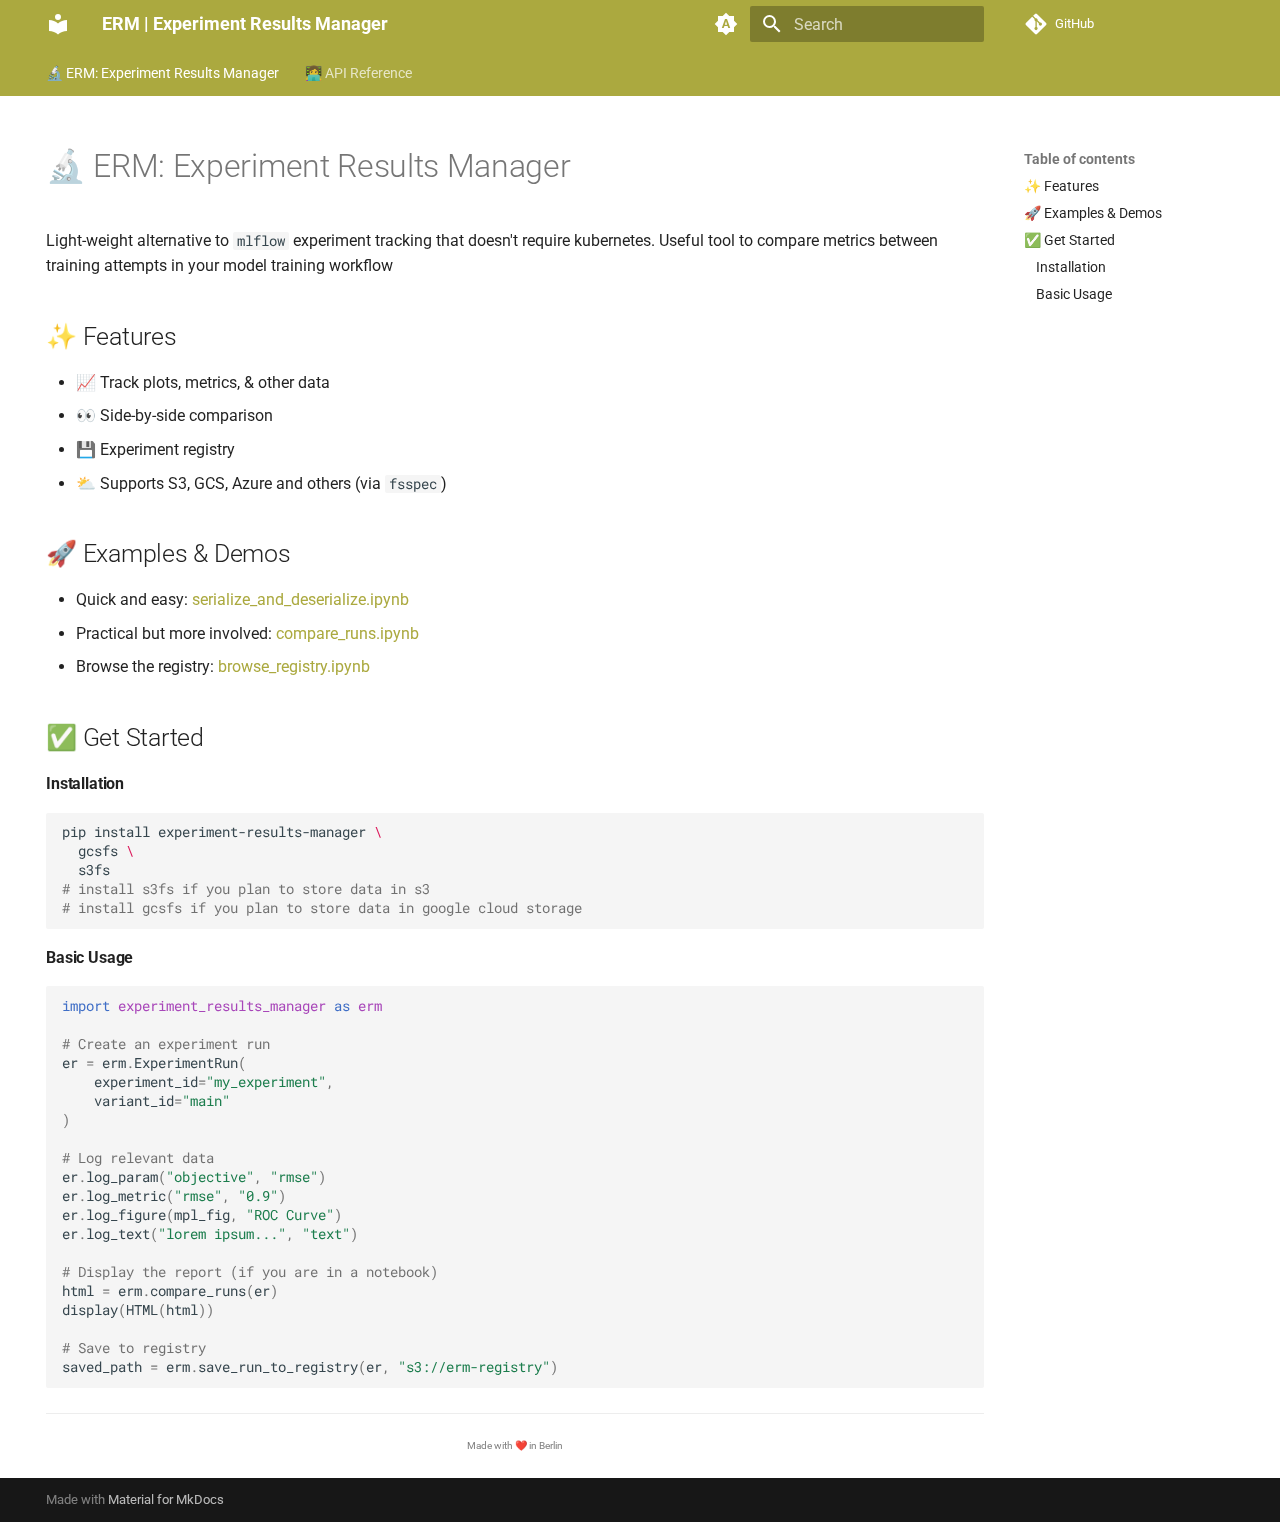
<file: index.html>
<!doctype html>
<html lang="en" class="no-js">
  <head>
    
      <meta charset="utf-8">
      <meta name="viewport" content="width=device-width,initial-scale=1">
      
      
      
      
      
        <link rel="next" href="api_reference/">
      
      <link rel="icon" href="assets/images/favicon.png">
      <meta name="generator" content="mkdocs-1.4.2, mkdocs-material-9.1.6">
    
    
      
        <title>ERM | Experiment Results Manager</title>
      
    
    
      <link rel="stylesheet" href="assets/stylesheets/main.ded33207.min.css">
      
        
        <link rel="stylesheet" href="assets/stylesheets/palette.a0c5b2b5.min.css">
      
      

    
    
    
      
        
        
        <link rel="preconnect" href="https://fonts.gstatic.com" crossorigin>
        <link rel="stylesheet" href="https://fonts.googleapis.com/css?family=Roboto:300,300i,400,400i,700,700i%7CRoboto+Mono:400,400i,700,700i&display=fallback">
        <style>:root{--md-text-font:"Roboto";--md-code-font:"Roboto Mono"}</style>
      
    
    
      <link rel="stylesheet" href="assets/_mkdocstrings.css">
    
      <link rel="stylesheet" href="stylesheets/extra.css">
    
    <script>__md_scope=new URL(".",location),__md_hash=e=>[...e].reduce((e,_)=>(e<<5)-e+_.charCodeAt(0),0),__md_get=(e,_=localStorage,t=__md_scope)=>JSON.parse(_.getItem(t.pathname+"."+e)),__md_set=(e,_,t=localStorage,a=__md_scope)=>{try{t.setItem(a.pathname+"."+e,JSON.stringify(_))}catch(e){}}</script>
    
      

    
    
    
  </head>
  
  
    
    
      
    
    
    
    
    <body dir="ltr" data-md-color-scheme="default" data-md-color-primary="" data-md-color-accent="">
  
    
    
      <script>var palette=__md_get("__palette");if(palette&&"object"==typeof palette.color)for(var key of Object.keys(palette.color))document.body.setAttribute("data-md-color-"+key,palette.color[key])</script>
    
    <input class="md-toggle" data-md-toggle="drawer" type="checkbox" id="__drawer" autocomplete="off">
    <input class="md-toggle" data-md-toggle="search" type="checkbox" id="__search" autocomplete="off">
    <label class="md-overlay" for="__drawer"></label>
    <div data-md-component="skip">
      
        
        <a href="#erm-experiment-results-manager" class="md-skip">
          Skip to content
        </a>
      
    </div>
    <div data-md-component="announce">
      
    </div>
    
    
      

<header class="md-header" data-md-component="header">
  <nav class="md-header__inner md-grid" aria-label="Header">
    <a href="." title="ERM | Experiment Results Manager" class="md-header__button md-logo" aria-label="ERM | Experiment Results Manager" data-md-component="logo">
      
  
  <svg xmlns="http://www.w3.org/2000/svg" viewBox="0 0 24 24"><path d="M12 8a3 3 0 0 0 3-3 3 3 0 0 0-3-3 3 3 0 0 0-3 3 3 3 0 0 0 3 3m0 3.54C9.64 9.35 6.5 8 3 8v11c3.5 0 6.64 1.35 9 3.54 2.36-2.19 5.5-3.54 9-3.54V8c-3.5 0-6.64 1.35-9 3.54Z"/></svg>

    </a>
    <label class="md-header__button md-icon" for="__drawer">
      <svg xmlns="http://www.w3.org/2000/svg" viewBox="0 0 24 24"><path d="M3 6h18v2H3V6m0 5h18v2H3v-2m0 5h18v2H3v-2Z"/></svg>
    </label>
    <div class="md-header__title" data-md-component="header-title">
      <div class="md-header__ellipsis">
        <div class="md-header__topic">
          <span class="md-ellipsis">
            ERM | Experiment Results Manager
          </span>
        </div>
        <div class="md-header__topic" data-md-component="header-topic">
          <span class="md-ellipsis">
            
              🔬 ERM: Experiment Results Manager
            
          </span>
        </div>
      </div>
    </div>
    
      <form class="md-header__option" data-md-component="palette">
        
          
          <input class="md-option" data-md-color-media="(prefers-color-scheme)" data-md-color-scheme="default" data-md-color-primary="" data-md-color-accent=""  aria-label="Switch to light mode"  type="radio" name="__palette" id="__palette_1">
          
            <label class="md-header__button md-icon" title="Switch to light mode" for="__palette_3" hidden>
              <svg xmlns="http://www.w3.org/2000/svg" viewBox="0 0 24 24"><path d="m14.3 16-.7-2h-3.2l-.7 2H7.8L11 7h2l3.2 9h-1.9M20 8.69V4h-4.69L12 .69 8.69 4H4v4.69L.69 12 4 15.31V20h4.69L12 23.31 15.31 20H20v-4.69L23.31 12 20 8.69m-9.15 3.96h2.3L12 9l-1.15 3.65Z"/></svg>
            </label>
          
        
          
          <input class="md-option" data-md-color-media="(prefers-color-scheme: light)" data-md-color-scheme="default" data-md-color-primary="" data-md-color-accent=""  aria-label="Switch to dark mode"  type="radio" name="__palette" id="__palette_2">
          
            <label class="md-header__button md-icon" title="Switch to dark mode" for="__palette_1" hidden>
              <svg xmlns="http://www.w3.org/2000/svg" viewBox="0 0 24 24"><path d="M12 8a4 4 0 0 0-4 4 4 4 0 0 0 4 4 4 4 0 0 0 4-4 4 4 0 0 0-4-4m0 10a6 6 0 0 1-6-6 6 6 0 0 1 6-6 6 6 0 0 1 6 6 6 6 0 0 1-6 6m8-9.31V4h-4.69L12 .69 8.69 4H4v4.69L.69 12 4 15.31V20h4.69L12 23.31 15.31 20H20v-4.69L23.31 12 20 8.69Z"/></svg>
            </label>
          
        
          
          <input class="md-option" data-md-color-media="(prefers-color-scheme: dark)" data-md-color-scheme="slate" data-md-color-primary="" data-md-color-accent=""  aria-label="Switch to system preference"  type="radio" name="__palette" id="__palette_3">
          
            <label class="md-header__button md-icon" title="Switch to system preference" for="__palette_2" hidden>
              <svg xmlns="http://www.w3.org/2000/svg" viewBox="0 0 24 24"><path d="M12 18c-.89 0-1.74-.2-2.5-.55C11.56 16.5 13 14.42 13 12c0-2.42-1.44-4.5-3.5-5.45C10.26 6.2 11.11 6 12 6a6 6 0 0 1 6 6 6 6 0 0 1-6 6m8-9.31V4h-4.69L12 .69 8.69 4H4v4.69L.69 12 4 15.31V20h4.69L12 23.31 15.31 20H20v-4.69L23.31 12 20 8.69Z"/></svg>
            </label>
          
        
      </form>
    
    
    
      <label class="md-header__button md-icon" for="__search">
        <svg xmlns="http://www.w3.org/2000/svg" viewBox="0 0 24 24"><path d="M9.5 3A6.5 6.5 0 0 1 16 9.5c0 1.61-.59 3.09-1.56 4.23l.27.27h.79l5 5-1.5 1.5-5-5v-.79l-.27-.27A6.516 6.516 0 0 1 9.5 16 6.5 6.5 0 0 1 3 9.5 6.5 6.5 0 0 1 9.5 3m0 2C7 5 5 7 5 9.5S7 14 9.5 14 14 12 14 9.5 12 5 9.5 5Z"/></svg>
      </label>
      <div class="md-search" data-md-component="search" role="dialog">
  <label class="md-search__overlay" for="__search"></label>
  <div class="md-search__inner" role="search">
    <form class="md-search__form" name="search">
      <input type="text" class="md-search__input" name="query" aria-label="Search" placeholder="Search" autocapitalize="off" autocorrect="off" autocomplete="off" spellcheck="false" data-md-component="search-query" required>
      <label class="md-search__icon md-icon" for="__search">
        <svg xmlns="http://www.w3.org/2000/svg" viewBox="0 0 24 24"><path d="M9.5 3A6.5 6.5 0 0 1 16 9.5c0 1.61-.59 3.09-1.56 4.23l.27.27h.79l5 5-1.5 1.5-5-5v-.79l-.27-.27A6.516 6.516 0 0 1 9.5 16 6.5 6.5 0 0 1 3 9.5 6.5 6.5 0 0 1 9.5 3m0 2C7 5 5 7 5 9.5S7 14 9.5 14 14 12 14 9.5 12 5 9.5 5Z"/></svg>
        <svg xmlns="http://www.w3.org/2000/svg" viewBox="0 0 24 24"><path d="M20 11v2H8l5.5 5.5-1.42 1.42L4.16 12l7.92-7.92L13.5 5.5 8 11h12Z"/></svg>
      </label>
      <nav class="md-search__options" aria-label="Search">
        
        <button type="reset" class="md-search__icon md-icon" title="Clear" aria-label="Clear" tabindex="-1">
          <svg xmlns="http://www.w3.org/2000/svg" viewBox="0 0 24 24"><path d="M19 6.41 17.59 5 12 10.59 6.41 5 5 6.41 10.59 12 5 17.59 6.41 19 12 13.41 17.59 19 19 17.59 13.41 12 19 6.41Z"/></svg>
        </button>
      </nav>
      
    </form>
    <div class="md-search__output">
      <div class="md-search__scrollwrap" data-md-scrollfix>
        <div class="md-search-result" data-md-component="search-result">
          <div class="md-search-result__meta">
            Initializing search
          </div>
          <ol class="md-search-result__list" role="presentation"></ol>
        </div>
      </div>
    </div>
  </div>
</div>
    
    
      <div class="md-header__source">
        <a href="https://github.com/ml-cyclops/experiment-results-manager" title="Go to repository" class="md-source" data-md-component="source">
  <div class="md-source__icon md-icon">
    
    <svg xmlns="http://www.w3.org/2000/svg" viewBox="0 0 448 512"><!--! Font Awesome Free 6.4.0 by @fontawesome - https://fontawesome.com License - https://fontawesome.com/license/free (Icons: CC BY 4.0, Fonts: SIL OFL 1.1, Code: MIT License) Copyright 2023 Fonticons, Inc.--><path d="M439.55 236.05 244 40.45a28.87 28.87 0 0 0-40.81 0l-40.66 40.63 51.52 51.52c27.06-9.14 52.68 16.77 43.39 43.68l49.66 49.66c34.23-11.8 61.18 31 35.47 56.69-26.49 26.49-70.21-2.87-56-37.34L240.22 199v121.85c25.3 12.54 22.26 41.85 9.08 55a34.34 34.34 0 0 1-48.55 0c-17.57-17.6-11.07-46.91 11.25-56v-123c-20.8-8.51-24.6-30.74-18.64-45L142.57 101 8.45 235.14a28.86 28.86 0 0 0 0 40.81l195.61 195.6a28.86 28.86 0 0 0 40.8 0l194.69-194.69a28.86 28.86 0 0 0 0-40.81z"/></svg>
  </div>
  <div class="md-source__repository">
    GitHub
  </div>
</a>
      </div>
    
  </nav>
  
</header>
    
    <div class="md-container" data-md-component="container">
      
      
        
          
            
<nav class="md-tabs" aria-label="Tabs" data-md-component="tabs">
  <div class="md-grid">
    <ul class="md-tabs__list">
      
        
  
  
    
  


  <li class="md-tabs__item">
    <a href="." class="md-tabs__link md-tabs__link--active">
      🔬 ERM: Experiment Results Manager
    </a>
  </li>

      
        
  
  


  <li class="md-tabs__item">
    <a href="api_reference/" class="md-tabs__link">
      👩‍💻 API Reference
    </a>
  </li>

      
    </ul>
  </div>
</nav>
          
        
      
      <main class="md-main" data-md-component="main">
        <div class="md-main__inner md-grid">
          
            
              
                
              
              <div class="md-sidebar md-sidebar--primary" data-md-component="sidebar" data-md-type="navigation" hidden>
                <div class="md-sidebar__scrollwrap">
                  <div class="md-sidebar__inner">
                    

  


<nav class="md-nav md-nav--primary md-nav--lifted" aria-label="Navigation" data-md-level="0">
  <label class="md-nav__title" for="__drawer">
    <a href="." title="ERM | Experiment Results Manager" class="md-nav__button md-logo" aria-label="ERM | Experiment Results Manager" data-md-component="logo">
      
  
  <svg xmlns="http://www.w3.org/2000/svg" viewBox="0 0 24 24"><path d="M12 8a3 3 0 0 0 3-3 3 3 0 0 0-3-3 3 3 0 0 0-3 3 3 3 0 0 0 3 3m0 3.54C9.64 9.35 6.5 8 3 8v11c3.5 0 6.64 1.35 9 3.54 2.36-2.19 5.5-3.54 9-3.54V8c-3.5 0-6.64 1.35-9 3.54Z"/></svg>

    </a>
    ERM | Experiment Results Manager
  </label>
  
    <div class="md-nav__source">
      <a href="https://github.com/ml-cyclops/experiment-results-manager" title="Go to repository" class="md-source" data-md-component="source">
  <div class="md-source__icon md-icon">
    
    <svg xmlns="http://www.w3.org/2000/svg" viewBox="0 0 448 512"><!--! Font Awesome Free 6.4.0 by @fontawesome - https://fontawesome.com License - https://fontawesome.com/license/free (Icons: CC BY 4.0, Fonts: SIL OFL 1.1, Code: MIT License) Copyright 2023 Fonticons, Inc.--><path d="M439.55 236.05 244 40.45a28.87 28.87 0 0 0-40.81 0l-40.66 40.63 51.52 51.52c27.06-9.14 52.68 16.77 43.39 43.68l49.66 49.66c34.23-11.8 61.18 31 35.47 56.69-26.49 26.49-70.21-2.87-56-37.34L240.22 199v121.85c25.3 12.54 22.26 41.85 9.08 55a34.34 34.34 0 0 1-48.55 0c-17.57-17.6-11.07-46.91 11.25-56v-123c-20.8-8.51-24.6-30.74-18.64-45L142.57 101 8.45 235.14a28.86 28.86 0 0 0 0 40.81l195.61 195.6a28.86 28.86 0 0 0 40.8 0l194.69-194.69a28.86 28.86 0 0 0 0-40.81z"/></svg>
  </div>
  <div class="md-source__repository">
    GitHub
  </div>
</a>
    </div>
  
  <ul class="md-nav__list" data-md-scrollfix>
    
      
      
      

  
  
    
  
  
    <li class="md-nav__item md-nav__item--active">
      
      <input class="md-nav__toggle md-toggle" type="checkbox" id="__toc">
      
      
        
      
      
        <label class="md-nav__link md-nav__link--active" for="__toc">
          🔬 ERM: Experiment Results Manager
          <span class="md-nav__icon md-icon"></span>
        </label>
      
      <a href="." class="md-nav__link md-nav__link--active">
        🔬 ERM: Experiment Results Manager
      </a>
      
        

<nav class="md-nav md-nav--secondary" aria-label="Table of contents">
  
  
  
    
  
  
    <label class="md-nav__title" for="__toc">
      <span class="md-nav__icon md-icon"></span>
      Table of contents
    </label>
    <ul class="md-nav__list" data-md-component="toc" data-md-scrollfix>
      
        <li class="md-nav__item">
  <a href="#features" class="md-nav__link">
    ✨ Features
  </a>
  
</li>
      
        <li class="md-nav__item">
  <a href="#examples-demos" class="md-nav__link">
    🚀 Examples &amp; Demos
  </a>
  
</li>
      
        <li class="md-nav__item">
  <a href="#get-started" class="md-nav__link">
    ✅ Get Started
  </a>
  
    <nav class="md-nav" aria-label="✅ Get Started">
      <ul class="md-nav__list">
        
          <li class="md-nav__item">
  <a href="#installation" class="md-nav__link">
    Installation
  </a>
  
</li>
        
          <li class="md-nav__item">
  <a href="#basic-usage" class="md-nav__link">
    Basic Usage
  </a>
  
</li>
        
      </ul>
    </nav>
  
</li>
      
    </ul>
  
</nav>
      
    </li>
  

    
      
      
      

  
  
  
    <li class="md-nav__item">
      <a href="api_reference/" class="md-nav__link">
        👩‍💻 API Reference
      </a>
    </li>
  

    
  </ul>
</nav>
                  </div>
                </div>
              </div>
            
            
              
                
              
              <div class="md-sidebar md-sidebar--secondary" data-md-component="sidebar" data-md-type="toc" >
                <div class="md-sidebar__scrollwrap">
                  <div class="md-sidebar__inner">
                    

<nav class="md-nav md-nav--secondary" aria-label="Table of contents">
  
  
  
    
  
  
    <label class="md-nav__title" for="__toc">
      <span class="md-nav__icon md-icon"></span>
      Table of contents
    </label>
    <ul class="md-nav__list" data-md-component="toc" data-md-scrollfix>
      
        <li class="md-nav__item">
  <a href="#features" class="md-nav__link">
    ✨ Features
  </a>
  
</li>
      
        <li class="md-nav__item">
  <a href="#examples-demos" class="md-nav__link">
    🚀 Examples &amp; Demos
  </a>
  
</li>
      
        <li class="md-nav__item">
  <a href="#get-started" class="md-nav__link">
    ✅ Get Started
  </a>
  
    <nav class="md-nav" aria-label="✅ Get Started">
      <ul class="md-nav__list">
        
          <li class="md-nav__item">
  <a href="#installation" class="md-nav__link">
    Installation
  </a>
  
</li>
        
          <li class="md-nav__item">
  <a href="#basic-usage" class="md-nav__link">
    Basic Usage
  </a>
  
</li>
        
      </ul>
    </nav>
  
</li>
      
    </ul>
  
</nav>
                  </div>
                </div>
              </div>
            
          
          
            <div class="md-content" data-md-component="content">
              <article class="md-content__inner md-typeset">
                
                  

  
  


<h1 id="erm-experiment-results-manager">🔬 ERM: Experiment Results Manager</h1>
<p>Light-weight alternative to <code>mlflow</code> experiment tracking that doesn't require kubernetes. Useful tool to compare metrics between training attempts in your model training workflow</p>
<h2 id="features">✨ Features</h2>
<ul>
<li>📈 Track plots, metrics, &amp; other data</li>
<li>👀 Side-by-side comparison </li>
<li>💾 Experiment registry </li>
<li>⛅️ Supports S3, GCS, Azure and others (via <code>fsspec</code>)</li>
</ul>
<h2 id="examples-demos">🚀 Examples &amp; Demos</h2>
<ul>
<li>Quick and easy: <a href="https://github.com/ml-cyclops/experiment-results-manager/blob/main/examples/serialize_and_deserialize.ipynb">serialize_and_deserialize.ipynb</a></li>
<li>Practical but more involved: <a href="https://github.com/ml-cyclops/experiment-results-manager/blob/main/examples/compare_runs.ipynb">compare_runs.ipynb</a></li>
<li>Browse the registry: <a href="https://github.com/ml-cyclops/experiment-results-manager/blob/main/examples/browse_registry.ipynb">browse_registry.ipynb</a></li>
</ul>
<h2 id="get-started">✅ Get Started</h2>
<h4 id="installation">Installation</h4>
<div class="language-sh highlight"><pre><span></span><code><span id="__span-0-1"><a id="__codelineno-0-1" name="__codelineno-0-1" href="#__codelineno-0-1"></a>pip<span class="w"> </span>install<span class="w"> </span>experiment-results-manager<span class="w"> </span><span class="se">\</span>
</span><span id="__span-0-2"><a id="__codelineno-0-2" name="__codelineno-0-2" href="#__codelineno-0-2"></a><span class="w">  </span>gcsfs<span class="w"> </span><span class="se">\</span>
</span><span id="__span-0-3"><a id="__codelineno-0-3" name="__codelineno-0-3" href="#__codelineno-0-3"></a><span class="w">  </span>s3fs
</span><span id="__span-0-4"><a id="__codelineno-0-4" name="__codelineno-0-4" href="#__codelineno-0-4"></a><span class="c1"># install s3fs if you plan to store data in s3</span>
</span><span id="__span-0-5"><a id="__codelineno-0-5" name="__codelineno-0-5" href="#__codelineno-0-5"></a><span class="c1"># install gcsfs if you plan to store data in google cloud storage</span>
</span></code></pre></div>
<h4 id="basic-usage">Basic Usage</h4>
<div class="language-python highlight"><pre><span></span><code><span id="__span-1-1"><a id="__codelineno-1-1" name="__codelineno-1-1" href="#__codelineno-1-1"></a><span class="kn">import</span> <span class="nn">experiment_results_manager</span> <span class="k">as</span> <span class="nn">erm</span>
</span><span id="__span-1-2"><a id="__codelineno-1-2" name="__codelineno-1-2" href="#__codelineno-1-2"></a>
</span><span id="__span-1-3"><a id="__codelineno-1-3" name="__codelineno-1-3" href="#__codelineno-1-3"></a><span class="c1"># Create an experiment run</span>
</span><span id="__span-1-4"><a id="__codelineno-1-4" name="__codelineno-1-4" href="#__codelineno-1-4"></a><span class="n">er</span> <span class="o">=</span> <span class="n">erm</span><span class="o">.</span><span class="n">ExperimentRun</span><span class="p">(</span>
</span><span id="__span-1-5"><a id="__codelineno-1-5" name="__codelineno-1-5" href="#__codelineno-1-5"></a>    <span class="n">experiment_id</span><span class="o">=</span><span class="s2">&quot;my_experiment&quot;</span><span class="p">,</span>
</span><span id="__span-1-6"><a id="__codelineno-1-6" name="__codelineno-1-6" href="#__codelineno-1-6"></a>    <span class="n">variant_id</span><span class="o">=</span><span class="s2">&quot;main&quot;</span>
</span><span id="__span-1-7"><a id="__codelineno-1-7" name="__codelineno-1-7" href="#__codelineno-1-7"></a><span class="p">)</span>
</span><span id="__span-1-8"><a id="__codelineno-1-8" name="__codelineno-1-8" href="#__codelineno-1-8"></a>
</span><span id="__span-1-9"><a id="__codelineno-1-9" name="__codelineno-1-9" href="#__codelineno-1-9"></a><span class="c1"># Log relevant data</span>
</span><span id="__span-1-10"><a id="__codelineno-1-10" name="__codelineno-1-10" href="#__codelineno-1-10"></a><span class="n">er</span><span class="o">.</span><span class="n">log_param</span><span class="p">(</span><span class="s2">&quot;objective&quot;</span><span class="p">,</span> <span class="s2">&quot;rmse&quot;</span><span class="p">)</span>
</span><span id="__span-1-11"><a id="__codelineno-1-11" name="__codelineno-1-11" href="#__codelineno-1-11"></a><span class="n">er</span><span class="o">.</span><span class="n">log_metric</span><span class="p">(</span><span class="s2">&quot;rmse&quot;</span><span class="p">,</span> <span class="s2">&quot;0.9&quot;</span><span class="p">)</span>
</span><span id="__span-1-12"><a id="__codelineno-1-12" name="__codelineno-1-12" href="#__codelineno-1-12"></a><span class="n">er</span><span class="o">.</span><span class="n">log_figure</span><span class="p">(</span><span class="n">mpl_fig</span><span class="p">,</span> <span class="s2">&quot;ROC Curve&quot;</span><span class="p">)</span>
</span><span id="__span-1-13"><a id="__codelineno-1-13" name="__codelineno-1-13" href="#__codelineno-1-13"></a><span class="n">er</span><span class="o">.</span><span class="n">log_text</span><span class="p">(</span><span class="s2">&quot;lorem ipsum...&quot;</span><span class="p">,</span> <span class="s2">&quot;text&quot;</span><span class="p">)</span>
</span><span id="__span-1-14"><a id="__codelineno-1-14" name="__codelineno-1-14" href="#__codelineno-1-14"></a>
</span><span id="__span-1-15"><a id="__codelineno-1-15" name="__codelineno-1-15" href="#__codelineno-1-15"></a><span class="c1"># Display the report (if you are in a notebook)</span>
</span><span id="__span-1-16"><a id="__codelineno-1-16" name="__codelineno-1-16" href="#__codelineno-1-16"></a><span class="n">html</span> <span class="o">=</span> <span class="n">erm</span><span class="o">.</span><span class="n">compare_runs</span><span class="p">(</span><span class="n">er</span><span class="p">)</span>
</span><span id="__span-1-17"><a id="__codelineno-1-17" name="__codelineno-1-17" href="#__codelineno-1-17"></a><span class="n">display</span><span class="p">(</span><span class="n">HTML</span><span class="p">(</span><span class="n">html</span><span class="p">))</span>
</span><span id="__span-1-18"><a id="__codelineno-1-18" name="__codelineno-1-18" href="#__codelineno-1-18"></a>
</span><span id="__span-1-19"><a id="__codelineno-1-19" name="__codelineno-1-19" href="#__codelineno-1-19"></a><span class="c1"># Save to registry</span>
</span><span id="__span-1-20"><a id="__codelineno-1-20" name="__codelineno-1-20" href="#__codelineno-1-20"></a><span class="n">saved_path</span> <span class="o">=</span> <span class="n">erm</span><span class="o">.</span><span class="n">save_run_to_registry</span><span class="p">(</span><span class="n">er</span><span class="p">,</span> <span class="s2">&quot;s3://erm-registry&quot;</span><span class="p">)</span>
</span></code></pre></div>
<hr>
<p align="center" style="text-align: center; color: gray; font-size: 10px;">
Made with ❤️ in Berlin
</p>



  



                
              </article>
            </div>
          
          
        </div>
        
      </main>
      
        <footer class="md-footer">
  
  <div class="md-footer-meta md-typeset">
    <div class="md-footer-meta__inner md-grid">
      <div class="md-copyright">
  
  
    Made with
    <a href="https://squidfunk.github.io/mkdocs-material/" target="_blank" rel="noopener">
      Material for MkDocs
    </a>
  
</div>
      
    </div>
  </div>
</footer>
      
    </div>
    <div class="md-dialog" data-md-component="dialog">
      <div class="md-dialog__inner md-typeset"></div>
    </div>
    
    <script id="__config" type="application/json">{"base": ".", "features": ["navigation.instant", "navigation.tracking", "navigation.tabs"], "search": "assets/javascripts/workers/search.208ed371.min.js", "translations": {"clipboard.copied": "Copied to clipboard", "clipboard.copy": "Copy to clipboard", "search.result.more.one": "1 more on this page", "search.result.more.other": "# more on this page", "search.result.none": "No matching documents", "search.result.one": "1 matching document", "search.result.other": "# matching documents", "search.result.placeholder": "Type to start searching", "search.result.term.missing": "Missing", "select.version": "Select version"}}</script>
    
    
      <script src="assets/javascripts/bundle.51198bba.min.js"></script>
      
    
  </body>
</html>
</file>
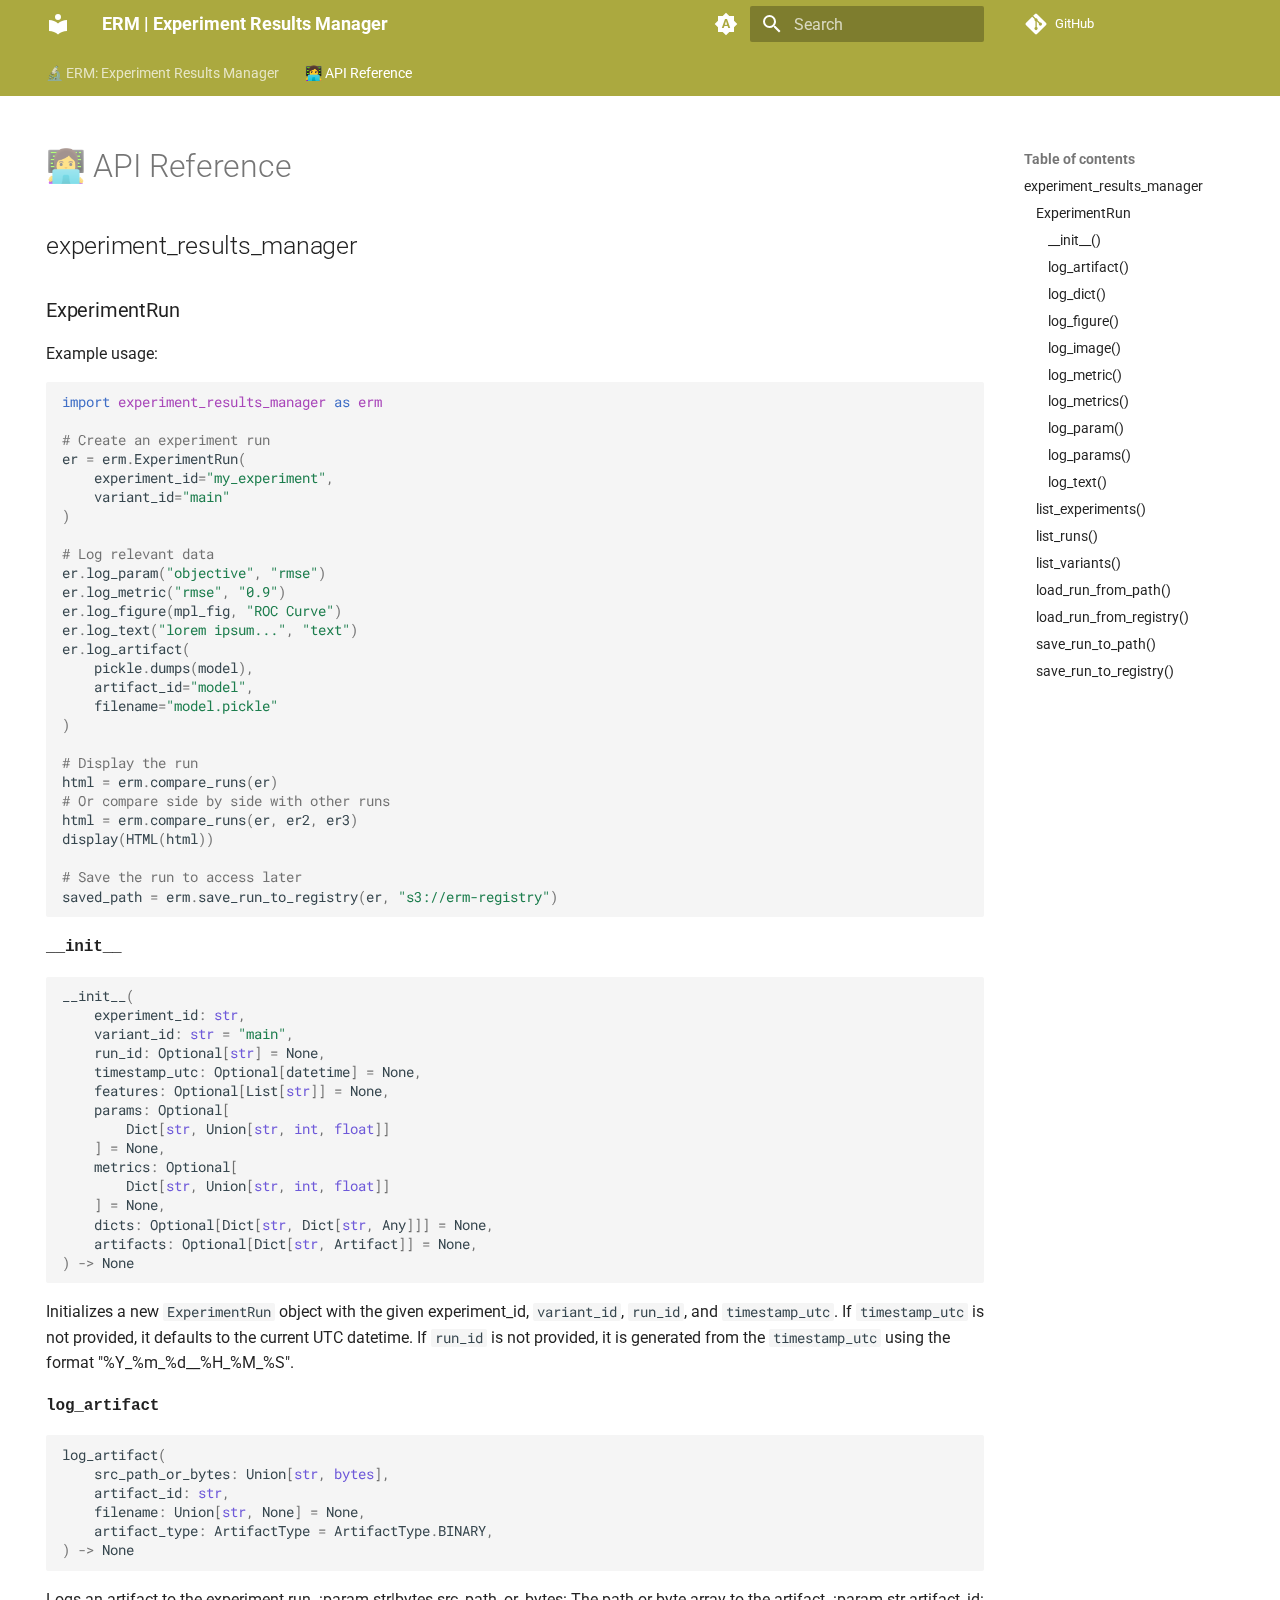
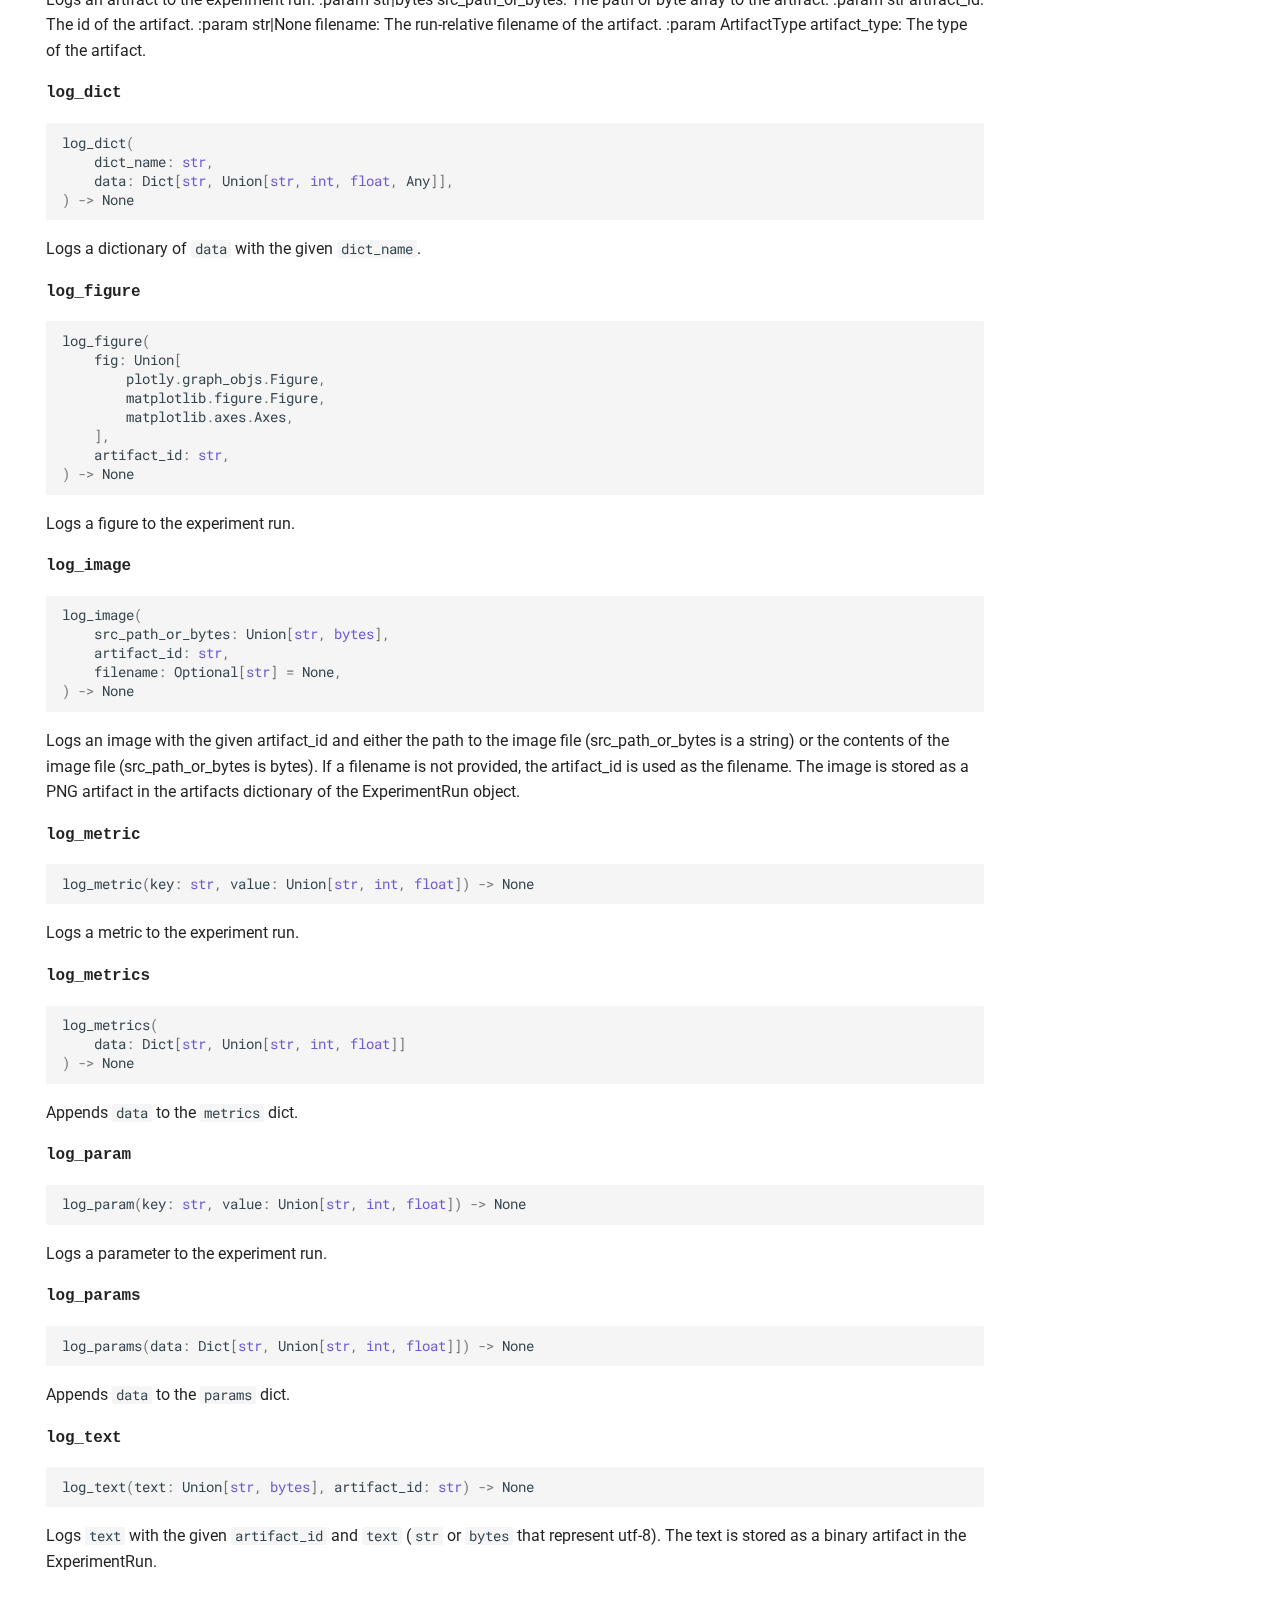
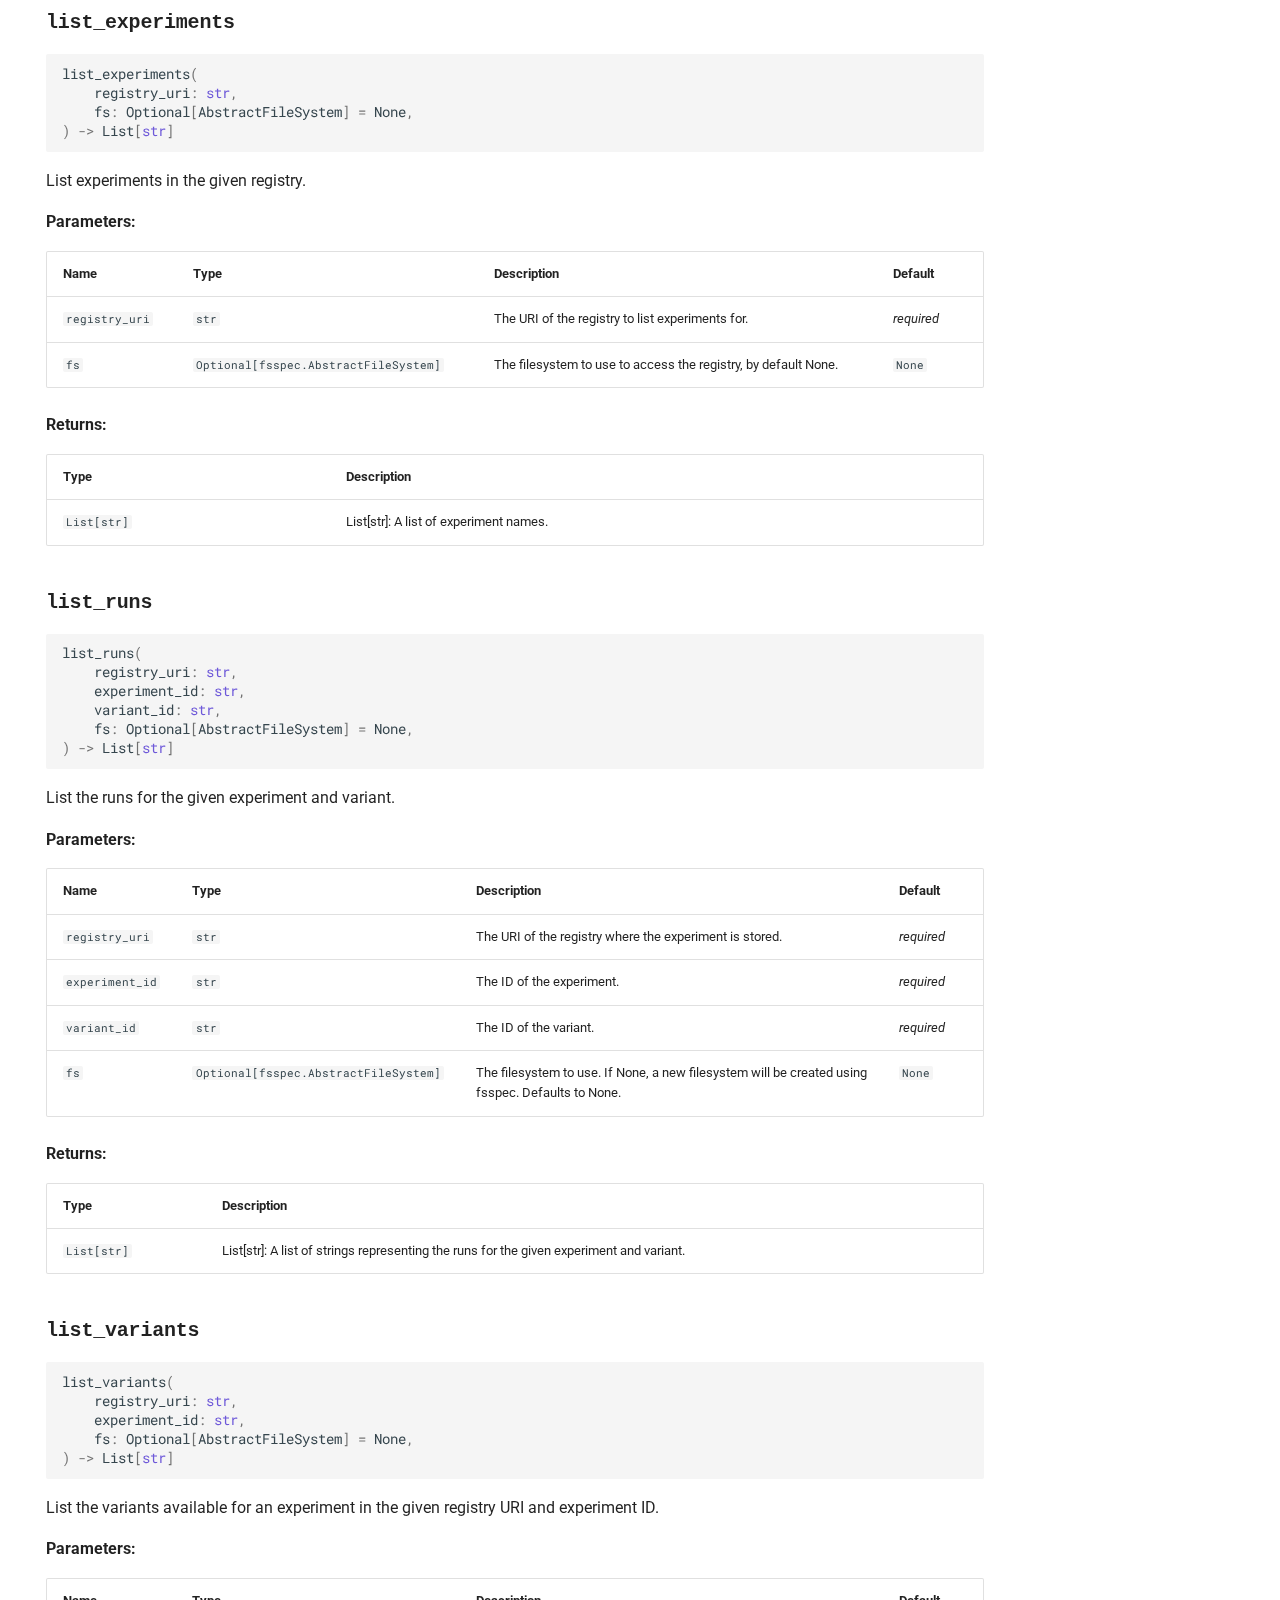
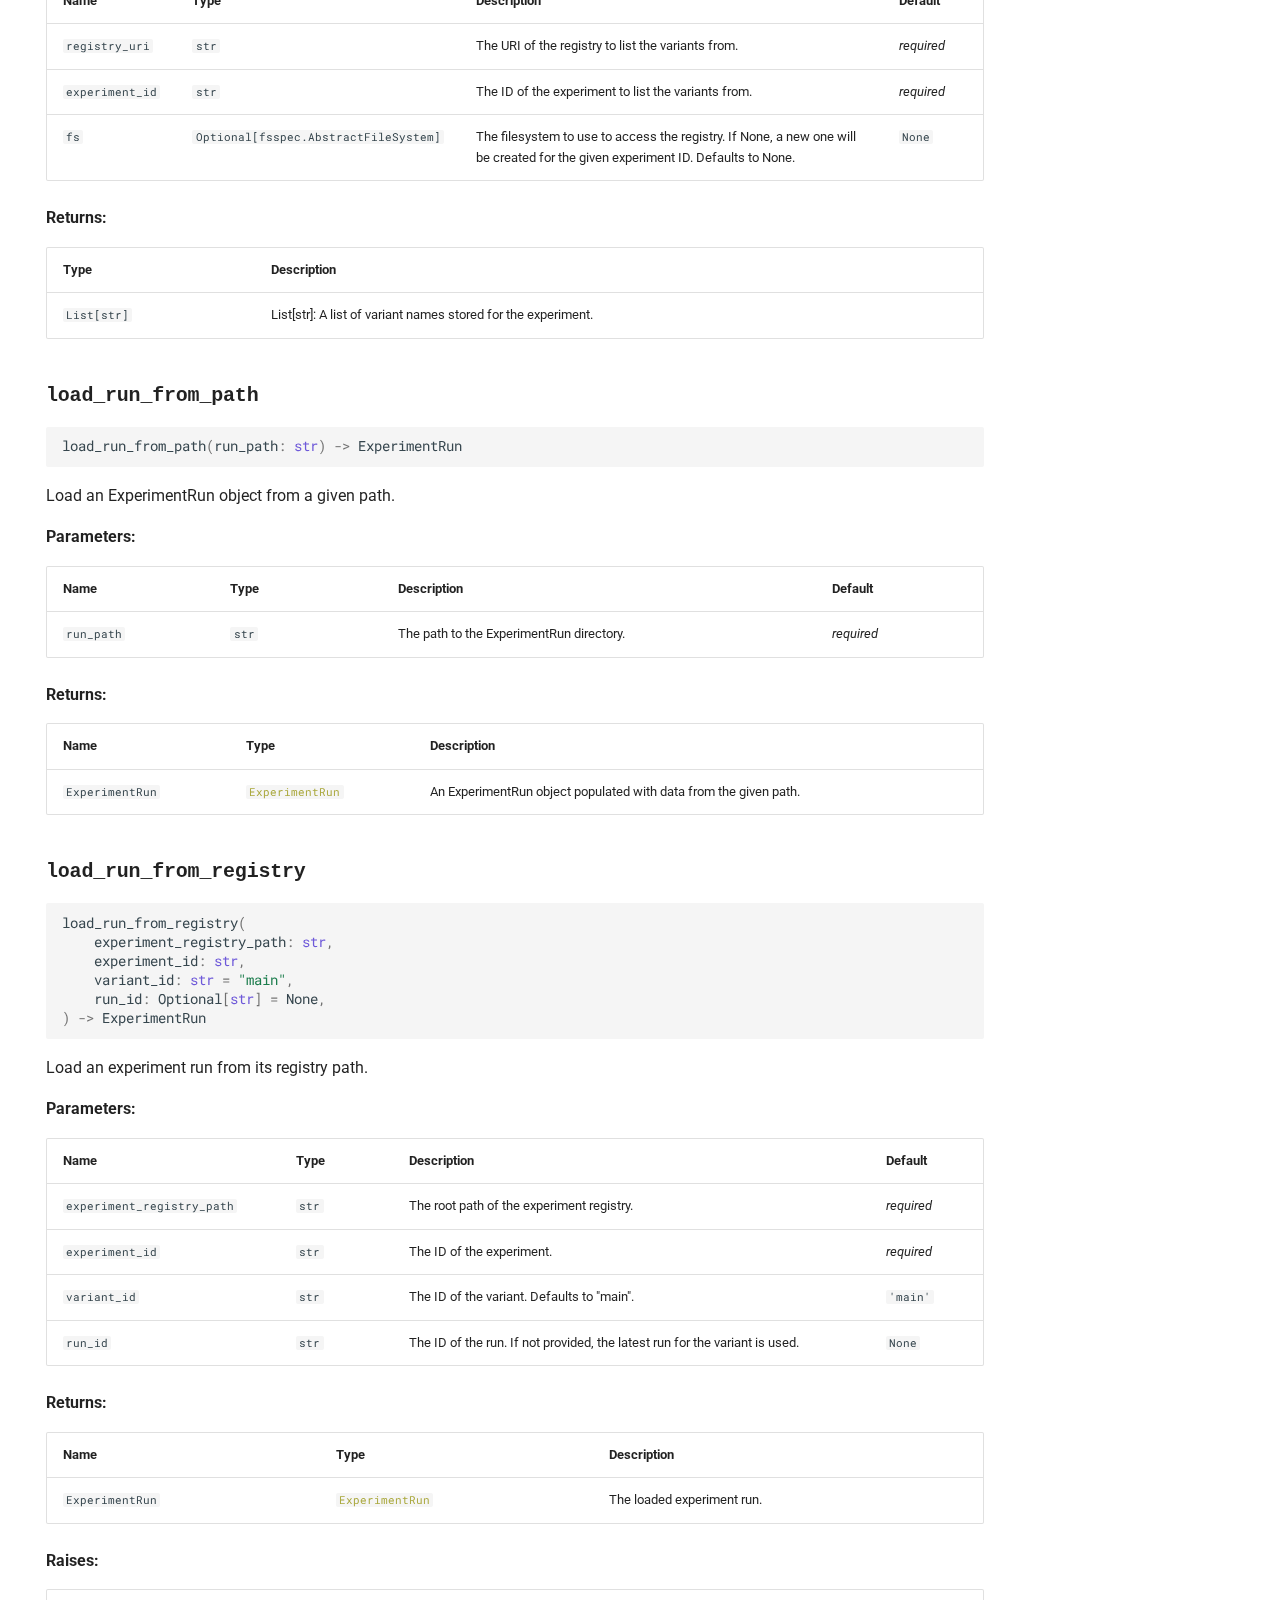
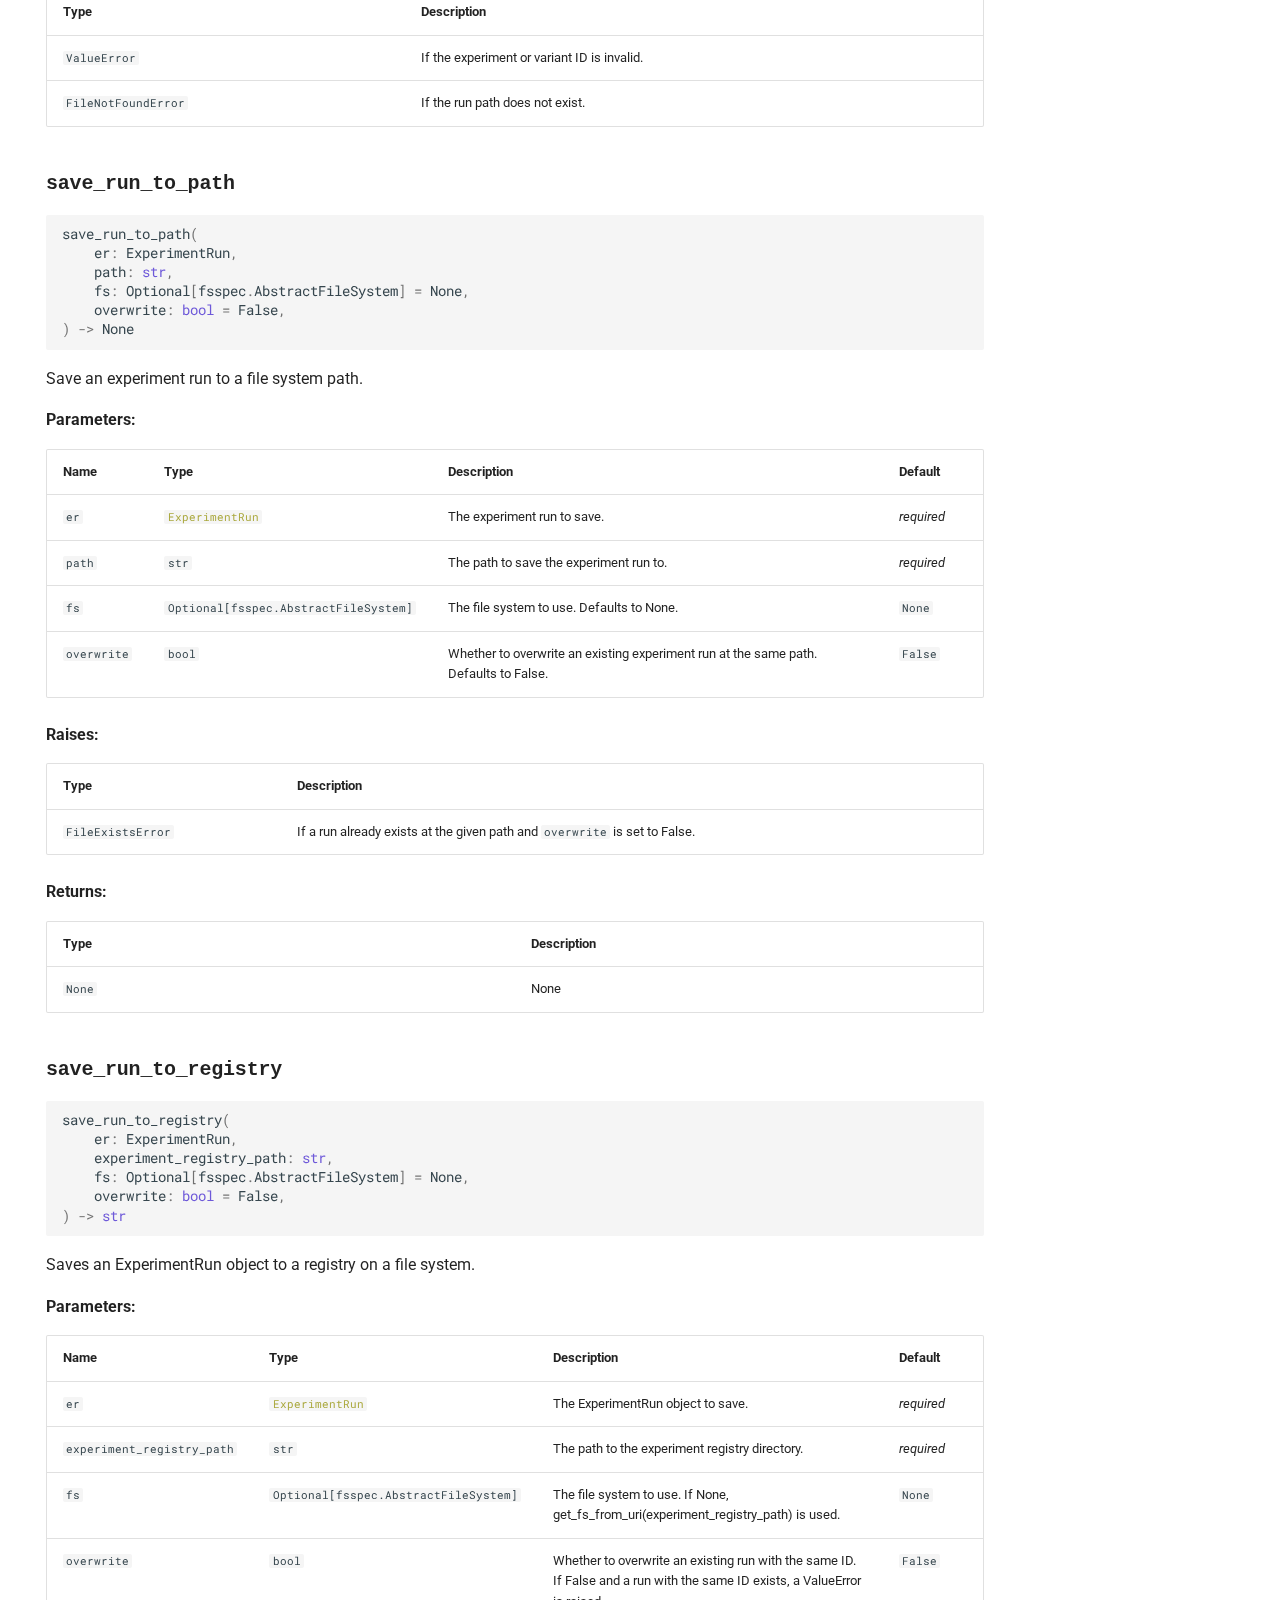
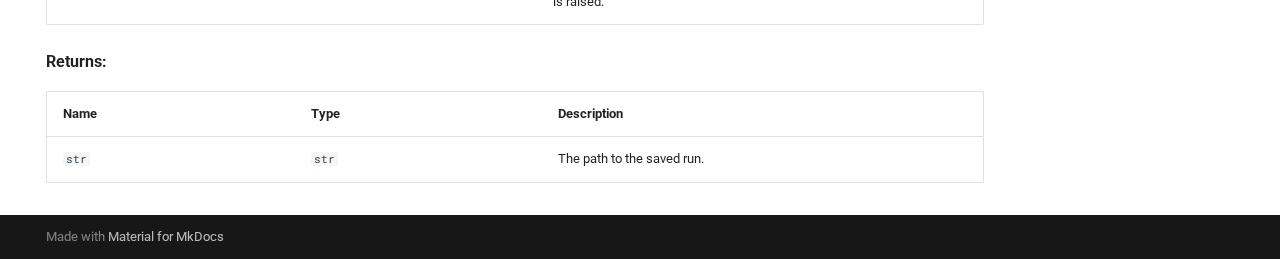
<file: api_reference/index.html>
<!doctype html>
<html lang="en" class="no-js">
  <head>
    
      <meta charset="utf-8">
      <meta name="viewport" content="width=device-width,initial-scale=1">
      
      
      
      
        <link rel="prev" href="..">
      
      
      <link rel="icon" href="../assets/images/favicon.png">
      <meta name="generator" content="mkdocs-1.4.2, mkdocs-material-9.1.6">
    
    
      
        <title>👩‍💻 API Reference - ERM | Experiment Results Manager</title>
      
    
    
      <link rel="stylesheet" href="../assets/stylesheets/main.ded33207.min.css">
      
        
        <link rel="stylesheet" href="../assets/stylesheets/palette.a0c5b2b5.min.css">
      
      

    
    
    
      
        
        
        <link rel="preconnect" href="https://fonts.gstatic.com" crossorigin>
        <link rel="stylesheet" href="https://fonts.googleapis.com/css?family=Roboto:300,300i,400,400i,700,700i%7CRoboto+Mono:400,400i,700,700i&display=fallback">
        <style>:root{--md-text-font:"Roboto";--md-code-font:"Roboto Mono"}</style>
      
    
    
      <link rel="stylesheet" href="../assets/_mkdocstrings.css">
    
      <link rel="stylesheet" href="../stylesheets/extra.css">
    
    <script>__md_scope=new URL("..",location),__md_hash=e=>[...e].reduce((e,_)=>(e<<5)-e+_.charCodeAt(0),0),__md_get=(e,_=localStorage,t=__md_scope)=>JSON.parse(_.getItem(t.pathname+"."+e)),__md_set=(e,_,t=localStorage,a=__md_scope)=>{try{t.setItem(a.pathname+"."+e,JSON.stringify(_))}catch(e){}}</script>
    
      

    
    
    
  </head>
  
  
    
    
      
    
    
    
    
    <body dir="ltr" data-md-color-scheme="default" data-md-color-primary="" data-md-color-accent="">
  
    
    
      <script>var palette=__md_get("__palette");if(palette&&"object"==typeof palette.color)for(var key of Object.keys(palette.color))document.body.setAttribute("data-md-color-"+key,palette.color[key])</script>
    
    <input class="md-toggle" data-md-toggle="drawer" type="checkbox" id="__drawer" autocomplete="off">
    <input class="md-toggle" data-md-toggle="search" type="checkbox" id="__search" autocomplete="off">
    <label class="md-overlay" for="__drawer"></label>
    <div data-md-component="skip">
      
        
        <a href="#api-reference" class="md-skip">
          Skip to content
        </a>
      
    </div>
    <div data-md-component="announce">
      
    </div>
    
    
      

<header class="md-header" data-md-component="header">
  <nav class="md-header__inner md-grid" aria-label="Header">
    <a href=".." title="ERM | Experiment Results Manager" class="md-header__button md-logo" aria-label="ERM | Experiment Results Manager" data-md-component="logo">
      
  
  <svg xmlns="http://www.w3.org/2000/svg" viewBox="0 0 24 24"><path d="M12 8a3 3 0 0 0 3-3 3 3 0 0 0-3-3 3 3 0 0 0-3 3 3 3 0 0 0 3 3m0 3.54C9.64 9.35 6.5 8 3 8v11c3.5 0 6.64 1.35 9 3.54 2.36-2.19 5.5-3.54 9-3.54V8c-3.5 0-6.64 1.35-9 3.54Z"/></svg>

    </a>
    <label class="md-header__button md-icon" for="__drawer">
      <svg xmlns="http://www.w3.org/2000/svg" viewBox="0 0 24 24"><path d="M3 6h18v2H3V6m0 5h18v2H3v-2m0 5h18v2H3v-2Z"/></svg>
    </label>
    <div class="md-header__title" data-md-component="header-title">
      <div class="md-header__ellipsis">
        <div class="md-header__topic">
          <span class="md-ellipsis">
            ERM | Experiment Results Manager
          </span>
        </div>
        <div class="md-header__topic" data-md-component="header-topic">
          <span class="md-ellipsis">
            
              👩‍💻 API Reference
            
          </span>
        </div>
      </div>
    </div>
    
      <form class="md-header__option" data-md-component="palette">
        
          
          <input class="md-option" data-md-color-media="(prefers-color-scheme)" data-md-color-scheme="default" data-md-color-primary="" data-md-color-accent=""  aria-label="Switch to light mode"  type="radio" name="__palette" id="__palette_1">
          
            <label class="md-header__button md-icon" title="Switch to light mode" for="__palette_3" hidden>
              <svg xmlns="http://www.w3.org/2000/svg" viewBox="0 0 24 24"><path d="m14.3 16-.7-2h-3.2l-.7 2H7.8L11 7h2l3.2 9h-1.9M20 8.69V4h-4.69L12 .69 8.69 4H4v4.69L.69 12 4 15.31V20h4.69L12 23.31 15.31 20H20v-4.69L23.31 12 20 8.69m-9.15 3.96h2.3L12 9l-1.15 3.65Z"/></svg>
            </label>
          
        
          
          <input class="md-option" data-md-color-media="(prefers-color-scheme: light)" data-md-color-scheme="default" data-md-color-primary="" data-md-color-accent=""  aria-label="Switch to dark mode"  type="radio" name="__palette" id="__palette_2">
          
            <label class="md-header__button md-icon" title="Switch to dark mode" for="__palette_1" hidden>
              <svg xmlns="http://www.w3.org/2000/svg" viewBox="0 0 24 24"><path d="M12 8a4 4 0 0 0-4 4 4 4 0 0 0 4 4 4 4 0 0 0 4-4 4 4 0 0 0-4-4m0 10a6 6 0 0 1-6-6 6 6 0 0 1 6-6 6 6 0 0 1 6 6 6 6 0 0 1-6 6m8-9.31V4h-4.69L12 .69 8.69 4H4v4.69L.69 12 4 15.31V20h4.69L12 23.31 15.31 20H20v-4.69L23.31 12 20 8.69Z"/></svg>
            </label>
          
        
          
          <input class="md-option" data-md-color-media="(prefers-color-scheme: dark)" data-md-color-scheme="slate" data-md-color-primary="" data-md-color-accent=""  aria-label="Switch to system preference"  type="radio" name="__palette" id="__palette_3">
          
            <label class="md-header__button md-icon" title="Switch to system preference" for="__palette_2" hidden>
              <svg xmlns="http://www.w3.org/2000/svg" viewBox="0 0 24 24"><path d="M12 18c-.89 0-1.74-.2-2.5-.55C11.56 16.5 13 14.42 13 12c0-2.42-1.44-4.5-3.5-5.45C10.26 6.2 11.11 6 12 6a6 6 0 0 1 6 6 6 6 0 0 1-6 6m8-9.31V4h-4.69L12 .69 8.69 4H4v4.69L.69 12 4 15.31V20h4.69L12 23.31 15.31 20H20v-4.69L23.31 12 20 8.69Z"/></svg>
            </label>
          
        
      </form>
    
    
    
      <label class="md-header__button md-icon" for="__search">
        <svg xmlns="http://www.w3.org/2000/svg" viewBox="0 0 24 24"><path d="M9.5 3A6.5 6.5 0 0 1 16 9.5c0 1.61-.59 3.09-1.56 4.23l.27.27h.79l5 5-1.5 1.5-5-5v-.79l-.27-.27A6.516 6.516 0 0 1 9.5 16 6.5 6.5 0 0 1 3 9.5 6.5 6.5 0 0 1 9.5 3m0 2C7 5 5 7 5 9.5S7 14 9.5 14 14 12 14 9.5 12 5 9.5 5Z"/></svg>
      </label>
      <div class="md-search" data-md-component="search" role="dialog">
  <label class="md-search__overlay" for="__search"></label>
  <div class="md-search__inner" role="search">
    <form class="md-search__form" name="search">
      <input type="text" class="md-search__input" name="query" aria-label="Search" placeholder="Search" autocapitalize="off" autocorrect="off" autocomplete="off" spellcheck="false" data-md-component="search-query" required>
      <label class="md-search__icon md-icon" for="__search">
        <svg xmlns="http://www.w3.org/2000/svg" viewBox="0 0 24 24"><path d="M9.5 3A6.5 6.5 0 0 1 16 9.5c0 1.61-.59 3.09-1.56 4.23l.27.27h.79l5 5-1.5 1.5-5-5v-.79l-.27-.27A6.516 6.516 0 0 1 9.5 16 6.5 6.5 0 0 1 3 9.5 6.5 6.5 0 0 1 9.5 3m0 2C7 5 5 7 5 9.5S7 14 9.5 14 14 12 14 9.5 12 5 9.5 5Z"/></svg>
        <svg xmlns="http://www.w3.org/2000/svg" viewBox="0 0 24 24"><path d="M20 11v2H8l5.5 5.5-1.42 1.42L4.16 12l7.92-7.92L13.5 5.5 8 11h12Z"/></svg>
      </label>
      <nav class="md-search__options" aria-label="Search">
        
        <button type="reset" class="md-search__icon md-icon" title="Clear" aria-label="Clear" tabindex="-1">
          <svg xmlns="http://www.w3.org/2000/svg" viewBox="0 0 24 24"><path d="M19 6.41 17.59 5 12 10.59 6.41 5 5 6.41 10.59 12 5 17.59 6.41 19 12 13.41 17.59 19 19 17.59 13.41 12 19 6.41Z"/></svg>
        </button>
      </nav>
      
    </form>
    <div class="md-search__output">
      <div class="md-search__scrollwrap" data-md-scrollfix>
        <div class="md-search-result" data-md-component="search-result">
          <div class="md-search-result__meta">
            Initializing search
          </div>
          <ol class="md-search-result__list" role="presentation"></ol>
        </div>
      </div>
    </div>
  </div>
</div>
    
    
      <div class="md-header__source">
        <a href="https://github.com/ml-cyclops/experiment-results-manager" title="Go to repository" class="md-source" data-md-component="source">
  <div class="md-source__icon md-icon">
    
    <svg xmlns="http://www.w3.org/2000/svg" viewBox="0 0 448 512"><!--! Font Awesome Free 6.4.0 by @fontawesome - https://fontawesome.com License - https://fontawesome.com/license/free (Icons: CC BY 4.0, Fonts: SIL OFL 1.1, Code: MIT License) Copyright 2023 Fonticons, Inc.--><path d="M439.55 236.05 244 40.45a28.87 28.87 0 0 0-40.81 0l-40.66 40.63 51.52 51.52c27.06-9.14 52.68 16.77 43.39 43.68l49.66 49.66c34.23-11.8 61.18 31 35.47 56.69-26.49 26.49-70.21-2.87-56-37.34L240.22 199v121.85c25.3 12.54 22.26 41.85 9.08 55a34.34 34.34 0 0 1-48.55 0c-17.57-17.6-11.07-46.91 11.25-56v-123c-20.8-8.51-24.6-30.74-18.64-45L142.57 101 8.45 235.14a28.86 28.86 0 0 0 0 40.81l195.61 195.6a28.86 28.86 0 0 0 40.8 0l194.69-194.69a28.86 28.86 0 0 0 0-40.81z"/></svg>
  </div>
  <div class="md-source__repository">
    GitHub
  </div>
</a>
      </div>
    
  </nav>
  
</header>
    
    <div class="md-container" data-md-component="container">
      
      
        
          
            
<nav class="md-tabs" aria-label="Tabs" data-md-component="tabs">
  <div class="md-grid">
    <ul class="md-tabs__list">
      
        
  
  


  <li class="md-tabs__item">
    <a href=".." class="md-tabs__link">
      🔬 ERM: Experiment Results Manager
    </a>
  </li>

      
        
  
  
    
  


  <li class="md-tabs__item">
    <a href="./" class="md-tabs__link md-tabs__link--active">
      👩‍💻 API Reference
    </a>
  </li>

      
    </ul>
  </div>
</nav>
          
        
      
      <main class="md-main" data-md-component="main">
        <div class="md-main__inner md-grid">
          
            
              
                
              
              <div class="md-sidebar md-sidebar--primary" data-md-component="sidebar" data-md-type="navigation" hidden>
                <div class="md-sidebar__scrollwrap">
                  <div class="md-sidebar__inner">
                    

  


<nav class="md-nav md-nav--primary md-nav--lifted" aria-label="Navigation" data-md-level="0">
  <label class="md-nav__title" for="__drawer">
    <a href=".." title="ERM | Experiment Results Manager" class="md-nav__button md-logo" aria-label="ERM | Experiment Results Manager" data-md-component="logo">
      
  
  <svg xmlns="http://www.w3.org/2000/svg" viewBox="0 0 24 24"><path d="M12 8a3 3 0 0 0 3-3 3 3 0 0 0-3-3 3 3 0 0 0-3 3 3 3 0 0 0 3 3m0 3.54C9.64 9.35 6.5 8 3 8v11c3.5 0 6.64 1.35 9 3.54 2.36-2.19 5.5-3.54 9-3.54V8c-3.5 0-6.64 1.35-9 3.54Z"/></svg>

    </a>
    ERM | Experiment Results Manager
  </label>
  
    <div class="md-nav__source">
      <a href="https://github.com/ml-cyclops/experiment-results-manager" title="Go to repository" class="md-source" data-md-component="source">
  <div class="md-source__icon md-icon">
    
    <svg xmlns="http://www.w3.org/2000/svg" viewBox="0 0 448 512"><!--! Font Awesome Free 6.4.0 by @fontawesome - https://fontawesome.com License - https://fontawesome.com/license/free (Icons: CC BY 4.0, Fonts: SIL OFL 1.1, Code: MIT License) Copyright 2023 Fonticons, Inc.--><path d="M439.55 236.05 244 40.45a28.87 28.87 0 0 0-40.81 0l-40.66 40.63 51.52 51.52c27.06-9.14 52.68 16.77 43.39 43.68l49.66 49.66c34.23-11.8 61.18 31 35.47 56.69-26.49 26.49-70.21-2.87-56-37.34L240.22 199v121.85c25.3 12.54 22.26 41.85 9.08 55a34.34 34.34 0 0 1-48.55 0c-17.57-17.6-11.07-46.91 11.25-56v-123c-20.8-8.51-24.6-30.74-18.64-45L142.57 101 8.45 235.14a28.86 28.86 0 0 0 0 40.81l195.61 195.6a28.86 28.86 0 0 0 40.8 0l194.69-194.69a28.86 28.86 0 0 0 0-40.81z"/></svg>
  </div>
  <div class="md-source__repository">
    GitHub
  </div>
</a>
    </div>
  
  <ul class="md-nav__list" data-md-scrollfix>
    
      
      
      

  
  
  
    <li class="md-nav__item">
      <a href=".." class="md-nav__link">
        🔬 ERM: Experiment Results Manager
      </a>
    </li>
  

    
      
      
      

  
  
    
  
  
    <li class="md-nav__item md-nav__item--active">
      
      <input class="md-nav__toggle md-toggle" type="checkbox" id="__toc">
      
      
        
      
      
        <label class="md-nav__link md-nav__link--active" for="__toc">
          👩‍💻 API Reference
          <span class="md-nav__icon md-icon"></span>
        </label>
      
      <a href="./" class="md-nav__link md-nav__link--active">
        👩‍💻 API Reference
      </a>
      
        

<nav class="md-nav md-nav--secondary" aria-label="Table of contents">
  
  
  
    
  
  
    <label class="md-nav__title" for="__toc">
      <span class="md-nav__icon md-icon"></span>
      Table of contents
    </label>
    <ul class="md-nav__list" data-md-component="toc" data-md-scrollfix>
      
        <li class="md-nav__item">
  <a href="#experiment_results_manager" class="md-nav__link">
    experiment_results_manager
  </a>
  
    <nav class="md-nav" aria-label="experiment_results_manager">
      <ul class="md-nav__list">
        
          <li class="md-nav__item">
  <a href="#experiment_results_manager.ExperimentRun" class="md-nav__link">
    ExperimentRun
  </a>
  
    <nav class="md-nav" aria-label="ExperimentRun">
      <ul class="md-nav__list">
        
          <li class="md-nav__item">
  <a href="#experiment_results_manager.experiment_run.ExperimentRun.__init__" class="md-nav__link">
    __init__()
  </a>
  
</li>
        
          <li class="md-nav__item">
  <a href="#experiment_results_manager.experiment_run.ExperimentRun.log_artifact" class="md-nav__link">
    log_artifact()
  </a>
  
</li>
        
          <li class="md-nav__item">
  <a href="#experiment_results_manager.experiment_run.ExperimentRun.log_dict" class="md-nav__link">
    log_dict()
  </a>
  
</li>
        
          <li class="md-nav__item">
  <a href="#experiment_results_manager.experiment_run.ExperimentRun.log_figure" class="md-nav__link">
    log_figure()
  </a>
  
</li>
        
          <li class="md-nav__item">
  <a href="#experiment_results_manager.experiment_run.ExperimentRun.log_image" class="md-nav__link">
    log_image()
  </a>
  
</li>
        
          <li class="md-nav__item">
  <a href="#experiment_results_manager.experiment_run.ExperimentRun.log_metric" class="md-nav__link">
    log_metric()
  </a>
  
</li>
        
          <li class="md-nav__item">
  <a href="#experiment_results_manager.experiment_run.ExperimentRun.log_metrics" class="md-nav__link">
    log_metrics()
  </a>
  
</li>
        
          <li class="md-nav__item">
  <a href="#experiment_results_manager.experiment_run.ExperimentRun.log_param" class="md-nav__link">
    log_param()
  </a>
  
</li>
        
          <li class="md-nav__item">
  <a href="#experiment_results_manager.experiment_run.ExperimentRun.log_params" class="md-nav__link">
    log_params()
  </a>
  
</li>
        
          <li class="md-nav__item">
  <a href="#experiment_results_manager.experiment_run.ExperimentRun.log_text" class="md-nav__link">
    log_text()
  </a>
  
</li>
        
      </ul>
    </nav>
  
</li>
        
          <li class="md-nav__item">
  <a href="#experiment_results_manager.list_experiments" class="md-nav__link">
    list_experiments()
  </a>
  
</li>
        
          <li class="md-nav__item">
  <a href="#experiment_results_manager.list_runs" class="md-nav__link">
    list_runs()
  </a>
  
</li>
        
          <li class="md-nav__item">
  <a href="#experiment_results_manager.list_variants" class="md-nav__link">
    list_variants()
  </a>
  
</li>
        
          <li class="md-nav__item">
  <a href="#experiment_results_manager.load_run_from_path" class="md-nav__link">
    load_run_from_path()
  </a>
  
</li>
        
          <li class="md-nav__item">
  <a href="#experiment_results_manager.load_run_from_registry" class="md-nav__link">
    load_run_from_registry()
  </a>
  
</li>
        
          <li class="md-nav__item">
  <a href="#experiment_results_manager.save_run_to_path" class="md-nav__link">
    save_run_to_path()
  </a>
  
</li>
        
          <li class="md-nav__item">
  <a href="#experiment_results_manager.save_run_to_registry" class="md-nav__link">
    save_run_to_registry()
  </a>
  
</li>
        
      </ul>
    </nav>
  
</li>
      
    </ul>
  
</nav>
      
    </li>
  

    
  </ul>
</nav>
                  </div>
                </div>
              </div>
            
            
              
                
              
              <div class="md-sidebar md-sidebar--secondary" data-md-component="sidebar" data-md-type="toc" >
                <div class="md-sidebar__scrollwrap">
                  <div class="md-sidebar__inner">
                    

<nav class="md-nav md-nav--secondary" aria-label="Table of contents">
  
  
  
    
  
  
    <label class="md-nav__title" for="__toc">
      <span class="md-nav__icon md-icon"></span>
      Table of contents
    </label>
    <ul class="md-nav__list" data-md-component="toc" data-md-scrollfix>
      
        <li class="md-nav__item">
  <a href="#experiment_results_manager" class="md-nav__link">
    experiment_results_manager
  </a>
  
    <nav class="md-nav" aria-label="experiment_results_manager">
      <ul class="md-nav__list">
        
          <li class="md-nav__item">
  <a href="#experiment_results_manager.ExperimentRun" class="md-nav__link">
    ExperimentRun
  </a>
  
    <nav class="md-nav" aria-label="ExperimentRun">
      <ul class="md-nav__list">
        
          <li class="md-nav__item">
  <a href="#experiment_results_manager.experiment_run.ExperimentRun.__init__" class="md-nav__link">
    __init__()
  </a>
  
</li>
        
          <li class="md-nav__item">
  <a href="#experiment_results_manager.experiment_run.ExperimentRun.log_artifact" class="md-nav__link">
    log_artifact()
  </a>
  
</li>
        
          <li class="md-nav__item">
  <a href="#experiment_results_manager.experiment_run.ExperimentRun.log_dict" class="md-nav__link">
    log_dict()
  </a>
  
</li>
        
          <li class="md-nav__item">
  <a href="#experiment_results_manager.experiment_run.ExperimentRun.log_figure" class="md-nav__link">
    log_figure()
  </a>
  
</li>
        
          <li class="md-nav__item">
  <a href="#experiment_results_manager.experiment_run.ExperimentRun.log_image" class="md-nav__link">
    log_image()
  </a>
  
</li>
        
          <li class="md-nav__item">
  <a href="#experiment_results_manager.experiment_run.ExperimentRun.log_metric" class="md-nav__link">
    log_metric()
  </a>
  
</li>
        
          <li class="md-nav__item">
  <a href="#experiment_results_manager.experiment_run.ExperimentRun.log_metrics" class="md-nav__link">
    log_metrics()
  </a>
  
</li>
        
          <li class="md-nav__item">
  <a href="#experiment_results_manager.experiment_run.ExperimentRun.log_param" class="md-nav__link">
    log_param()
  </a>
  
</li>
        
          <li class="md-nav__item">
  <a href="#experiment_results_manager.experiment_run.ExperimentRun.log_params" class="md-nav__link">
    log_params()
  </a>
  
</li>
        
          <li class="md-nav__item">
  <a href="#experiment_results_manager.experiment_run.ExperimentRun.log_text" class="md-nav__link">
    log_text()
  </a>
  
</li>
        
      </ul>
    </nav>
  
</li>
        
          <li class="md-nav__item">
  <a href="#experiment_results_manager.list_experiments" class="md-nav__link">
    list_experiments()
  </a>
  
</li>
        
          <li class="md-nav__item">
  <a href="#experiment_results_manager.list_runs" class="md-nav__link">
    list_runs()
  </a>
  
</li>
        
          <li class="md-nav__item">
  <a href="#experiment_results_manager.list_variants" class="md-nav__link">
    list_variants()
  </a>
  
</li>
        
          <li class="md-nav__item">
  <a href="#experiment_results_manager.load_run_from_path" class="md-nav__link">
    load_run_from_path()
  </a>
  
</li>
        
          <li class="md-nav__item">
  <a href="#experiment_results_manager.load_run_from_registry" class="md-nav__link">
    load_run_from_registry()
  </a>
  
</li>
        
          <li class="md-nav__item">
  <a href="#experiment_results_manager.save_run_to_path" class="md-nav__link">
    save_run_to_path()
  </a>
  
</li>
        
          <li class="md-nav__item">
  <a href="#experiment_results_manager.save_run_to_registry" class="md-nav__link">
    save_run_to_registry()
  </a>
  
</li>
        
      </ul>
    </nav>
  
</li>
      
    </ul>
  
</nav>
                  </div>
                </div>
              </div>
            
          
          
            <div class="md-content" data-md-component="content">
              <article class="md-content__inner md-typeset">
                
                  

  
  


<h1 id="api-reference">👩‍💻 API Reference</h1>


<div class="doc doc-object doc-module">



<h2 id="experiment_results_manager" class="doc doc-heading">
          <span class="doc doc-object-name doc-module-name">experiment_results_manager</span>


</h2>

  <div class="doc doc-contents first">

  

  <div class="doc doc-children">








<div class="doc doc-object doc-class">



<h3 id="experiment_results_manager.ExperimentRun" class="doc doc-heading">
        <span class="doc doc-object-name doc-class-name">ExperimentRun</span>


</h3>


  <div class="doc doc-contents ">

  
      <p>Example usage:
<div class="language-python highlight"><pre><span></span><code><span id="__span-0-1"><a id="__codelineno-0-1" name="__codelineno-0-1" href="#__codelineno-0-1"></a><span class="kn">import</span> <span class="nn">experiment_results_manager</span> <span class="k">as</span> <span class="nn">erm</span>
</span><span id="__span-0-2"><a id="__codelineno-0-2" name="__codelineno-0-2" href="#__codelineno-0-2"></a>
</span><span id="__span-0-3"><a id="__codelineno-0-3" name="__codelineno-0-3" href="#__codelineno-0-3"></a><span class="c1"># Create an experiment run</span>
</span><span id="__span-0-4"><a id="__codelineno-0-4" name="__codelineno-0-4" href="#__codelineno-0-4"></a><span class="n">er</span> <span class="o">=</span> <span class="n">erm</span><span class="o">.</span><span class="n">ExperimentRun</span><span class="p">(</span>
</span><span id="__span-0-5"><a id="__codelineno-0-5" name="__codelineno-0-5" href="#__codelineno-0-5"></a>    <span class="n">experiment_id</span><span class="o">=</span><span class="s2">&quot;my_experiment&quot;</span><span class="p">,</span>
</span><span id="__span-0-6"><a id="__codelineno-0-6" name="__codelineno-0-6" href="#__codelineno-0-6"></a>    <span class="n">variant_id</span><span class="o">=</span><span class="s2">&quot;main&quot;</span>
</span><span id="__span-0-7"><a id="__codelineno-0-7" name="__codelineno-0-7" href="#__codelineno-0-7"></a><span class="p">)</span>
</span><span id="__span-0-8"><a id="__codelineno-0-8" name="__codelineno-0-8" href="#__codelineno-0-8"></a>
</span><span id="__span-0-9"><a id="__codelineno-0-9" name="__codelineno-0-9" href="#__codelineno-0-9"></a><span class="c1"># Log relevant data</span>
</span><span id="__span-0-10"><a id="__codelineno-0-10" name="__codelineno-0-10" href="#__codelineno-0-10"></a><span class="n">er</span><span class="o">.</span><span class="n">log_param</span><span class="p">(</span><span class="s2">&quot;objective&quot;</span><span class="p">,</span> <span class="s2">&quot;rmse&quot;</span><span class="p">)</span>
</span><span id="__span-0-11"><a id="__codelineno-0-11" name="__codelineno-0-11" href="#__codelineno-0-11"></a><span class="n">er</span><span class="o">.</span><span class="n">log_metric</span><span class="p">(</span><span class="s2">&quot;rmse&quot;</span><span class="p">,</span> <span class="s2">&quot;0.9&quot;</span><span class="p">)</span>
</span><span id="__span-0-12"><a id="__codelineno-0-12" name="__codelineno-0-12" href="#__codelineno-0-12"></a><span class="n">er</span><span class="o">.</span><span class="n">log_figure</span><span class="p">(</span><span class="n">mpl_fig</span><span class="p">,</span> <span class="s2">&quot;ROC Curve&quot;</span><span class="p">)</span>
</span><span id="__span-0-13"><a id="__codelineno-0-13" name="__codelineno-0-13" href="#__codelineno-0-13"></a><span class="n">er</span><span class="o">.</span><span class="n">log_text</span><span class="p">(</span><span class="s2">&quot;lorem ipsum...&quot;</span><span class="p">,</span> <span class="s2">&quot;text&quot;</span><span class="p">)</span>
</span><span id="__span-0-14"><a id="__codelineno-0-14" name="__codelineno-0-14" href="#__codelineno-0-14"></a><span class="n">er</span><span class="o">.</span><span class="n">log_artifact</span><span class="p">(</span>
</span><span id="__span-0-15"><a id="__codelineno-0-15" name="__codelineno-0-15" href="#__codelineno-0-15"></a>    <span class="n">pickle</span><span class="o">.</span><span class="n">dumps</span><span class="p">(</span><span class="n">model</span><span class="p">),</span>
</span><span id="__span-0-16"><a id="__codelineno-0-16" name="__codelineno-0-16" href="#__codelineno-0-16"></a>    <span class="n">artifact_id</span><span class="o">=</span><span class="s2">&quot;model&quot;</span><span class="p">,</span>
</span><span id="__span-0-17"><a id="__codelineno-0-17" name="__codelineno-0-17" href="#__codelineno-0-17"></a>    <span class="n">filename</span><span class="o">=</span><span class="s2">&quot;model.pickle&quot;</span>
</span><span id="__span-0-18"><a id="__codelineno-0-18" name="__codelineno-0-18" href="#__codelineno-0-18"></a><span class="p">)</span>
</span><span id="__span-0-19"><a id="__codelineno-0-19" name="__codelineno-0-19" href="#__codelineno-0-19"></a>
</span><span id="__span-0-20"><a id="__codelineno-0-20" name="__codelineno-0-20" href="#__codelineno-0-20"></a><span class="c1"># Display the run</span>
</span><span id="__span-0-21"><a id="__codelineno-0-21" name="__codelineno-0-21" href="#__codelineno-0-21"></a><span class="n">html</span> <span class="o">=</span> <span class="n">erm</span><span class="o">.</span><span class="n">compare_runs</span><span class="p">(</span><span class="n">er</span><span class="p">)</span>
</span><span id="__span-0-22"><a id="__codelineno-0-22" name="__codelineno-0-22" href="#__codelineno-0-22"></a><span class="c1"># Or compare side by side with other runs</span>
</span><span id="__span-0-23"><a id="__codelineno-0-23" name="__codelineno-0-23" href="#__codelineno-0-23"></a><span class="n">html</span> <span class="o">=</span> <span class="n">erm</span><span class="o">.</span><span class="n">compare_runs</span><span class="p">(</span><span class="n">er</span><span class="p">,</span> <span class="n">er2</span><span class="p">,</span> <span class="n">er3</span><span class="p">)</span>
</span><span id="__span-0-24"><a id="__codelineno-0-24" name="__codelineno-0-24" href="#__codelineno-0-24"></a><span class="n">display</span><span class="p">(</span><span class="n">HTML</span><span class="p">(</span><span class="n">html</span><span class="p">))</span>
</span><span id="__span-0-25"><a id="__codelineno-0-25" name="__codelineno-0-25" href="#__codelineno-0-25"></a>
</span><span id="__span-0-26"><a id="__codelineno-0-26" name="__codelineno-0-26" href="#__codelineno-0-26"></a><span class="c1"># Save the run to access later</span>
</span><span id="__span-0-27"><a id="__codelineno-0-27" name="__codelineno-0-27" href="#__codelineno-0-27"></a><span class="n">saved_path</span> <span class="o">=</span> <span class="n">erm</span><span class="o">.</span><span class="n">save_run_to_registry</span><span class="p">(</span><span class="n">er</span><span class="p">,</span> <span class="s2">&quot;s3://erm-registry&quot;</span><span class="p">)</span>
</span></code></pre></div></p>



  

  <div class="doc doc-children">









<div class="doc doc-object doc-function">



<h4 id="experiment_results_manager.experiment_run.ExperimentRun.__init__" class="doc doc-heading">
        <span class="doc doc-object-name doc-function-name">__init__</span>


</h4>
<div class="highlight"><pre><span></span><code><span id="__span-0-1"><a id="__codelineno-0-1" name="__codelineno-0-1" href="#__codelineno-0-1"></a><span class="fm">__init__</span><span class="p">(</span>
</span><span id="__span-0-2"><a id="__codelineno-0-2" name="__codelineno-0-2" href="#__codelineno-0-2"></a>    <span class="n">experiment_id</span><span class="p">:</span> <span class="nb">str</span><span class="p">,</span>
</span><span id="__span-0-3"><a id="__codelineno-0-3" name="__codelineno-0-3" href="#__codelineno-0-3"></a>    <span class="n">variant_id</span><span class="p">:</span> <span class="nb">str</span> <span class="o">=</span> <span class="s2">&quot;main&quot;</span><span class="p">,</span>
</span><span id="__span-0-4"><a id="__codelineno-0-4" name="__codelineno-0-4" href="#__codelineno-0-4"></a>    <span class="n">run_id</span><span class="p">:</span> <span class="n">Optional</span><span class="p">[</span><span class="nb">str</span><span class="p">]</span> <span class="o">=</span> <span class="kc">None</span><span class="p">,</span>
</span><span id="__span-0-5"><a id="__codelineno-0-5" name="__codelineno-0-5" href="#__codelineno-0-5"></a>    <span class="n">timestamp_utc</span><span class="p">:</span> <span class="n">Optional</span><span class="p">[</span><span class="n">datetime</span><span class="p">]</span> <span class="o">=</span> <span class="kc">None</span><span class="p">,</span>
</span><span id="__span-0-6"><a id="__codelineno-0-6" name="__codelineno-0-6" href="#__codelineno-0-6"></a>    <span class="n">features</span><span class="p">:</span> <span class="n">Optional</span><span class="p">[</span><span class="n">List</span><span class="p">[</span><span class="nb">str</span><span class="p">]]</span> <span class="o">=</span> <span class="kc">None</span><span class="p">,</span>
</span><span id="__span-0-7"><a id="__codelineno-0-7" name="__codelineno-0-7" href="#__codelineno-0-7"></a>    <span class="n">params</span><span class="p">:</span> <span class="n">Optional</span><span class="p">[</span>
</span><span id="__span-0-8"><a id="__codelineno-0-8" name="__codelineno-0-8" href="#__codelineno-0-8"></a>        <span class="n">Dict</span><span class="p">[</span><span class="nb">str</span><span class="p">,</span> <span class="n">Union</span><span class="p">[</span><span class="nb">str</span><span class="p">,</span> <span class="nb">int</span><span class="p">,</span> <span class="nb">float</span><span class="p">]]</span>
</span><span id="__span-0-9"><a id="__codelineno-0-9" name="__codelineno-0-9" href="#__codelineno-0-9"></a>    <span class="p">]</span> <span class="o">=</span> <span class="kc">None</span><span class="p">,</span>
</span><span id="__span-0-10"><a id="__codelineno-0-10" name="__codelineno-0-10" href="#__codelineno-0-10"></a>    <span class="n">metrics</span><span class="p">:</span> <span class="n">Optional</span><span class="p">[</span>
</span><span id="__span-0-11"><a id="__codelineno-0-11" name="__codelineno-0-11" href="#__codelineno-0-11"></a>        <span class="n">Dict</span><span class="p">[</span><span class="nb">str</span><span class="p">,</span> <span class="n">Union</span><span class="p">[</span><span class="nb">str</span><span class="p">,</span> <span class="nb">int</span><span class="p">,</span> <span class="nb">float</span><span class="p">]]</span>
</span><span id="__span-0-12"><a id="__codelineno-0-12" name="__codelineno-0-12" href="#__codelineno-0-12"></a>    <span class="p">]</span> <span class="o">=</span> <span class="kc">None</span><span class="p">,</span>
</span><span id="__span-0-13"><a id="__codelineno-0-13" name="__codelineno-0-13" href="#__codelineno-0-13"></a>    <span class="n">dicts</span><span class="p">:</span> <span class="n">Optional</span><span class="p">[</span><span class="n">Dict</span><span class="p">[</span><span class="nb">str</span><span class="p">,</span> <span class="n">Dict</span><span class="p">[</span><span class="nb">str</span><span class="p">,</span> <span class="n">Any</span><span class="p">]]]</span> <span class="o">=</span> <span class="kc">None</span><span class="p">,</span>
</span><span id="__span-0-14"><a id="__codelineno-0-14" name="__codelineno-0-14" href="#__codelineno-0-14"></a>    <span class="n">artifacts</span><span class="p">:</span> <span class="n">Optional</span><span class="p">[</span><span class="n">Dict</span><span class="p">[</span><span class="nb">str</span><span class="p">,</span> <span class="n">Artifact</span><span class="p">]]</span> <span class="o">=</span> <span class="kc">None</span><span class="p">,</span>
</span><span id="__span-0-15"><a id="__codelineno-0-15" name="__codelineno-0-15" href="#__codelineno-0-15"></a><span class="p">)</span> <span class="o">-&gt;</span> <span class="kc">None</span>
</span></code></pre></div>

  <div class="doc doc-contents ">
  
      <p>Initializes a new <code>ExperimentRun</code> object with the given experiment_id,
<code>variant_id</code>, <code>run_id</code>, and <code>timestamp_utc</code>. If <code>timestamp_utc</code> is not provided,
it defaults to the current UTC datetime. If <code>run_id</code> is not provided, it
is generated from the <code>timestamp_utc</code> using the format "%Y_%m_%d__%H_%M_%S".</p>

  </div>

</div>

<div class="doc doc-object doc-function">



<h4 id="experiment_results_manager.experiment_run.ExperimentRun.log_artifact" class="doc doc-heading">
        <span class="doc doc-object-name doc-function-name">log_artifact</span>


</h4>
<div class="highlight"><pre><span></span><code><span id="__span-0-1"><a id="__codelineno-0-1" name="__codelineno-0-1" href="#__codelineno-0-1"></a><span class="n">log_artifact</span><span class="p">(</span>
</span><span id="__span-0-2"><a id="__codelineno-0-2" name="__codelineno-0-2" href="#__codelineno-0-2"></a>    <span class="n">src_path_or_bytes</span><span class="p">:</span> <span class="n">Union</span><span class="p">[</span><span class="nb">str</span><span class="p">,</span> <span class="nb">bytes</span><span class="p">],</span>
</span><span id="__span-0-3"><a id="__codelineno-0-3" name="__codelineno-0-3" href="#__codelineno-0-3"></a>    <span class="n">artifact_id</span><span class="p">:</span> <span class="nb">str</span><span class="p">,</span>
</span><span id="__span-0-4"><a id="__codelineno-0-4" name="__codelineno-0-4" href="#__codelineno-0-4"></a>    <span class="n">filename</span><span class="p">:</span> <span class="n">Union</span><span class="p">[</span><span class="nb">str</span><span class="p">,</span> <span class="kc">None</span><span class="p">]</span> <span class="o">=</span> <span class="kc">None</span><span class="p">,</span>
</span><span id="__span-0-5"><a id="__codelineno-0-5" name="__codelineno-0-5" href="#__codelineno-0-5"></a>    <span class="n">artifact_type</span><span class="p">:</span> <span class="n">ArtifactType</span> <span class="o">=</span> <span class="n">ArtifactType</span><span class="o">.</span><span class="n">BINARY</span><span class="p">,</span>
</span><span id="__span-0-6"><a id="__codelineno-0-6" name="__codelineno-0-6" href="#__codelineno-0-6"></a><span class="p">)</span> <span class="o">-&gt;</span> <span class="kc">None</span>
</span></code></pre></div>

  <div class="doc doc-contents ">
  
      <p>Logs an artifact to the experiment run.
:param str|bytes src_path_or_bytes: The path or byte array to the artifact.
:param str artifact_id: The id of the artifact.
:param str|None filename: The run-relative filename of the artifact.
:param ArtifactType artifact_type: The type of the artifact.</p>

  </div>

</div>

<div class="doc doc-object doc-function">



<h4 id="experiment_results_manager.experiment_run.ExperimentRun.log_dict" class="doc doc-heading">
        <span class="doc doc-object-name doc-function-name">log_dict</span>


</h4>
<div class="highlight"><pre><span></span><code><span id="__span-0-1"><a id="__codelineno-0-1" name="__codelineno-0-1" href="#__codelineno-0-1"></a><span class="n">log_dict</span><span class="p">(</span>
</span><span id="__span-0-2"><a id="__codelineno-0-2" name="__codelineno-0-2" href="#__codelineno-0-2"></a>    <span class="n">dict_name</span><span class="p">:</span> <span class="nb">str</span><span class="p">,</span>
</span><span id="__span-0-3"><a id="__codelineno-0-3" name="__codelineno-0-3" href="#__codelineno-0-3"></a>    <span class="n">data</span><span class="p">:</span> <span class="n">Dict</span><span class="p">[</span><span class="nb">str</span><span class="p">,</span> <span class="n">Union</span><span class="p">[</span><span class="nb">str</span><span class="p">,</span> <span class="nb">int</span><span class="p">,</span> <span class="nb">float</span><span class="p">,</span> <span class="n">Any</span><span class="p">]],</span>
</span><span id="__span-0-4"><a id="__codelineno-0-4" name="__codelineno-0-4" href="#__codelineno-0-4"></a><span class="p">)</span> <span class="o">-&gt;</span> <span class="kc">None</span>
</span></code></pre></div>

  <div class="doc doc-contents ">
  
      <p>Logs a dictionary of <code>data</code> with the given <code>dict_name</code>.</p>

  </div>

</div>

<div class="doc doc-object doc-function">



<h4 id="experiment_results_manager.experiment_run.ExperimentRun.log_figure" class="doc doc-heading">
        <span class="doc doc-object-name doc-function-name">log_figure</span>


</h4>
<div class="highlight"><pre><span></span><code><span id="__span-0-1"><a id="__codelineno-0-1" name="__codelineno-0-1" href="#__codelineno-0-1"></a><span class="n">log_figure</span><span class="p">(</span>
</span><span id="__span-0-2"><a id="__codelineno-0-2" name="__codelineno-0-2" href="#__codelineno-0-2"></a>    <span class="n">fig</span><span class="p">:</span> <span class="n">Union</span><span class="p">[</span>
</span><span id="__span-0-3"><a id="__codelineno-0-3" name="__codelineno-0-3" href="#__codelineno-0-3"></a>        <span class="n">plotly</span><span class="o">.</span><span class="n">graph_objs</span><span class="o">.</span><span class="n">Figure</span><span class="p">,</span>
</span><span id="__span-0-4"><a id="__codelineno-0-4" name="__codelineno-0-4" href="#__codelineno-0-4"></a>        <span class="n">matplotlib</span><span class="o">.</span><span class="n">figure</span><span class="o">.</span><span class="n">Figure</span><span class="p">,</span>
</span><span id="__span-0-5"><a id="__codelineno-0-5" name="__codelineno-0-5" href="#__codelineno-0-5"></a>        <span class="n">matplotlib</span><span class="o">.</span><span class="n">axes</span><span class="o">.</span><span class="n">Axes</span><span class="p">,</span>
</span><span id="__span-0-6"><a id="__codelineno-0-6" name="__codelineno-0-6" href="#__codelineno-0-6"></a>    <span class="p">],</span>
</span><span id="__span-0-7"><a id="__codelineno-0-7" name="__codelineno-0-7" href="#__codelineno-0-7"></a>    <span class="n">artifact_id</span><span class="p">:</span> <span class="nb">str</span><span class="p">,</span>
</span><span id="__span-0-8"><a id="__codelineno-0-8" name="__codelineno-0-8" href="#__codelineno-0-8"></a><span class="p">)</span> <span class="o">-&gt;</span> <span class="kc">None</span>
</span></code></pre></div>

  <div class="doc doc-contents ">
  
      <p>Logs a figure to the experiment run.</p>

  </div>

</div>

<div class="doc doc-object doc-function">



<h4 id="experiment_results_manager.experiment_run.ExperimentRun.log_image" class="doc doc-heading">
        <span class="doc doc-object-name doc-function-name">log_image</span>


</h4>
<div class="highlight"><pre><span></span><code><span id="__span-0-1"><a id="__codelineno-0-1" name="__codelineno-0-1" href="#__codelineno-0-1"></a><span class="n">log_image</span><span class="p">(</span>
</span><span id="__span-0-2"><a id="__codelineno-0-2" name="__codelineno-0-2" href="#__codelineno-0-2"></a>    <span class="n">src_path_or_bytes</span><span class="p">:</span> <span class="n">Union</span><span class="p">[</span><span class="nb">str</span><span class="p">,</span> <span class="nb">bytes</span><span class="p">],</span>
</span><span id="__span-0-3"><a id="__codelineno-0-3" name="__codelineno-0-3" href="#__codelineno-0-3"></a>    <span class="n">artifact_id</span><span class="p">:</span> <span class="nb">str</span><span class="p">,</span>
</span><span id="__span-0-4"><a id="__codelineno-0-4" name="__codelineno-0-4" href="#__codelineno-0-4"></a>    <span class="n">filename</span><span class="p">:</span> <span class="n">Optional</span><span class="p">[</span><span class="nb">str</span><span class="p">]</span> <span class="o">=</span> <span class="kc">None</span><span class="p">,</span>
</span><span id="__span-0-5"><a id="__codelineno-0-5" name="__codelineno-0-5" href="#__codelineno-0-5"></a><span class="p">)</span> <span class="o">-&gt;</span> <span class="kc">None</span>
</span></code></pre></div>

  <div class="doc doc-contents ">
  
      <p>Logs an image with the given artifact_id and either the path to the image file
(src_path_or_bytes is a string) or the contents of the image file
(src_path_or_bytes is bytes). If a filename is not provided, the artifact_id
is used as the filename. The image is stored as a PNG artifact in the artifacts
dictionary of the ExperimentRun object.</p>

  </div>

</div>

<div class="doc doc-object doc-function">



<h4 id="experiment_results_manager.experiment_run.ExperimentRun.log_metric" class="doc doc-heading">
        <span class="doc doc-object-name doc-function-name">log_metric</span>


</h4>
<div class="highlight"><pre><span></span><code><span id="__span-0-1"><a id="__codelineno-0-1" name="__codelineno-0-1" href="#__codelineno-0-1"></a><span class="n">log_metric</span><span class="p">(</span><span class="n">key</span><span class="p">:</span> <span class="nb">str</span><span class="p">,</span> <span class="n">value</span><span class="p">:</span> <span class="n">Union</span><span class="p">[</span><span class="nb">str</span><span class="p">,</span> <span class="nb">int</span><span class="p">,</span> <span class="nb">float</span><span class="p">])</span> <span class="o">-&gt;</span> <span class="kc">None</span>
</span></code></pre></div>

  <div class="doc doc-contents ">
  
      <p>Logs a metric to the experiment run.</p>

  </div>

</div>

<div class="doc doc-object doc-function">



<h4 id="experiment_results_manager.experiment_run.ExperimentRun.log_metrics" class="doc doc-heading">
        <span class="doc doc-object-name doc-function-name">log_metrics</span>


</h4>
<div class="highlight"><pre><span></span><code><span id="__span-0-1"><a id="__codelineno-0-1" name="__codelineno-0-1" href="#__codelineno-0-1"></a><span class="n">log_metrics</span><span class="p">(</span>
</span><span id="__span-0-2"><a id="__codelineno-0-2" name="__codelineno-0-2" href="#__codelineno-0-2"></a>    <span class="n">data</span><span class="p">:</span> <span class="n">Dict</span><span class="p">[</span><span class="nb">str</span><span class="p">,</span> <span class="n">Union</span><span class="p">[</span><span class="nb">str</span><span class="p">,</span> <span class="nb">int</span><span class="p">,</span> <span class="nb">float</span><span class="p">]]</span>
</span><span id="__span-0-3"><a id="__codelineno-0-3" name="__codelineno-0-3" href="#__codelineno-0-3"></a><span class="p">)</span> <span class="o">-&gt;</span> <span class="kc">None</span>
</span></code></pre></div>

  <div class="doc doc-contents ">
  
      <p>Appends <code>data</code> to the <code>metrics</code> dict.</p>

  </div>

</div>

<div class="doc doc-object doc-function">



<h4 id="experiment_results_manager.experiment_run.ExperimentRun.log_param" class="doc doc-heading">
        <span class="doc doc-object-name doc-function-name">log_param</span>


</h4>
<div class="highlight"><pre><span></span><code><span id="__span-0-1"><a id="__codelineno-0-1" name="__codelineno-0-1" href="#__codelineno-0-1"></a><span class="n">log_param</span><span class="p">(</span><span class="n">key</span><span class="p">:</span> <span class="nb">str</span><span class="p">,</span> <span class="n">value</span><span class="p">:</span> <span class="n">Union</span><span class="p">[</span><span class="nb">str</span><span class="p">,</span> <span class="nb">int</span><span class="p">,</span> <span class="nb">float</span><span class="p">])</span> <span class="o">-&gt;</span> <span class="kc">None</span>
</span></code></pre></div>

  <div class="doc doc-contents ">
  
      <p>Logs a parameter to the experiment run.</p>

  </div>

</div>

<div class="doc doc-object doc-function">



<h4 id="experiment_results_manager.experiment_run.ExperimentRun.log_params" class="doc doc-heading">
        <span class="doc doc-object-name doc-function-name">log_params</span>


</h4>
<div class="highlight"><pre><span></span><code><span id="__span-0-1"><a id="__codelineno-0-1" name="__codelineno-0-1" href="#__codelineno-0-1"></a><span class="n">log_params</span><span class="p">(</span><span class="n">data</span><span class="p">:</span> <span class="n">Dict</span><span class="p">[</span><span class="nb">str</span><span class="p">,</span> <span class="n">Union</span><span class="p">[</span><span class="nb">str</span><span class="p">,</span> <span class="nb">int</span><span class="p">,</span> <span class="nb">float</span><span class="p">]])</span> <span class="o">-&gt;</span> <span class="kc">None</span>
</span></code></pre></div>

  <div class="doc doc-contents ">
  
      <p>Appends <code>data</code> to the <code>params</code> dict.</p>

  </div>

</div>

<div class="doc doc-object doc-function">



<h4 id="experiment_results_manager.experiment_run.ExperimentRun.log_text" class="doc doc-heading">
        <span class="doc doc-object-name doc-function-name">log_text</span>


</h4>
<div class="highlight"><pre><span></span><code><span id="__span-0-1"><a id="__codelineno-0-1" name="__codelineno-0-1" href="#__codelineno-0-1"></a><span class="n">log_text</span><span class="p">(</span><span class="n">text</span><span class="p">:</span> <span class="n">Union</span><span class="p">[</span><span class="nb">str</span><span class="p">,</span> <span class="nb">bytes</span><span class="p">],</span> <span class="n">artifact_id</span><span class="p">:</span> <span class="nb">str</span><span class="p">)</span> <span class="o">-&gt;</span> <span class="kc">None</span>
</span></code></pre></div>

  <div class="doc doc-contents ">
  
      <p>Logs <code>text</code> with the given <code>artifact_id</code> and <code>text</code> (<code>str</code> or <code>bytes</code> that
represent utf-8). The text is stored as a binary artifact in the
ExperimentRun.</p>

  </div>

</div>



  </div>

  </div>

</div>


<div class="doc doc-object doc-function">



<h3 id="experiment_results_manager.list_experiments" class="doc doc-heading">
        <span class="doc doc-object-name doc-function-name">list_experiments</span>


</h3>
<div class="highlight"><pre><span></span><code><span id="__span-0-1"><a id="__codelineno-0-1" name="__codelineno-0-1" href="#__codelineno-0-1"></a><span class="n">list_experiments</span><span class="p">(</span>
</span><span id="__span-0-2"><a id="__codelineno-0-2" name="__codelineno-0-2" href="#__codelineno-0-2"></a>    <span class="n">registry_uri</span><span class="p">:</span> <span class="nb">str</span><span class="p">,</span>
</span><span id="__span-0-3"><a id="__codelineno-0-3" name="__codelineno-0-3" href="#__codelineno-0-3"></a>    <span class="n">fs</span><span class="p">:</span> <span class="n">Optional</span><span class="p">[</span><span class="n">AbstractFileSystem</span><span class="p">]</span> <span class="o">=</span> <span class="kc">None</span><span class="p">,</span>
</span><span id="__span-0-4"><a id="__codelineno-0-4" name="__codelineno-0-4" href="#__codelineno-0-4"></a><span class="p">)</span> <span class="o">-&gt;</span> <span class="n">List</span><span class="p">[</span><span class="nb">str</span><span class="p">]</span>
</span></code></pre></div>

  <div class="doc doc-contents ">
  
      <p>List experiments in the given registry.</p>

  <p><strong>Parameters:</strong></p>
  <table>
    <thead>
      <tr>
        <th>Name</th>
        <th>Type</th>
        <th>Description</th>
        <th>Default</th>
      </tr>
    </thead>
    <tbody>
        <tr>
          <td><code>registry_uri</code></td>
          <td>
                <code>str</code>
          </td>
          <td><p>The URI of the registry to list experiments for.</p></td>
          <td>
              <em>required</em>
          </td>
        </tr>
        <tr>
          <td><code>fs</code></td>
          <td>
                <code><span title="typing.Optional">Optional</span>[fsspec.<span title="fsspec.AbstractFileSystem">AbstractFileSystem</span>]</code>
          </td>
          <td><p>The filesystem to use to access the
registry, by default None.</p></td>
          <td>
                <code>None</code>
          </td>
        </tr>
    </tbody>
  </table>

  <p><strong>Returns:</strong></p>
  <table>
    <thead>
      <tr>
        <th>Type</th>
        <th>Description</th>
      </tr>
    </thead>
    <tbody>
        <tr>
          <td>
                <code><span title="typing.List">List</span>[str]</code>
          </td>
          <td><p>List[str]: A list of experiment names.</p></td>
        </tr>
    </tbody>
  </table>

  </div>

</div>

<div class="doc doc-object doc-function">



<h3 id="experiment_results_manager.list_runs" class="doc doc-heading">
        <span class="doc doc-object-name doc-function-name">list_runs</span>


</h3>
<div class="highlight"><pre><span></span><code><span id="__span-0-1"><a id="__codelineno-0-1" name="__codelineno-0-1" href="#__codelineno-0-1"></a><span class="n">list_runs</span><span class="p">(</span>
</span><span id="__span-0-2"><a id="__codelineno-0-2" name="__codelineno-0-2" href="#__codelineno-0-2"></a>    <span class="n">registry_uri</span><span class="p">:</span> <span class="nb">str</span><span class="p">,</span>
</span><span id="__span-0-3"><a id="__codelineno-0-3" name="__codelineno-0-3" href="#__codelineno-0-3"></a>    <span class="n">experiment_id</span><span class="p">:</span> <span class="nb">str</span><span class="p">,</span>
</span><span id="__span-0-4"><a id="__codelineno-0-4" name="__codelineno-0-4" href="#__codelineno-0-4"></a>    <span class="n">variant_id</span><span class="p">:</span> <span class="nb">str</span><span class="p">,</span>
</span><span id="__span-0-5"><a id="__codelineno-0-5" name="__codelineno-0-5" href="#__codelineno-0-5"></a>    <span class="n">fs</span><span class="p">:</span> <span class="n">Optional</span><span class="p">[</span><span class="n">AbstractFileSystem</span><span class="p">]</span> <span class="o">=</span> <span class="kc">None</span><span class="p">,</span>
</span><span id="__span-0-6"><a id="__codelineno-0-6" name="__codelineno-0-6" href="#__codelineno-0-6"></a><span class="p">)</span> <span class="o">-&gt;</span> <span class="n">List</span><span class="p">[</span><span class="nb">str</span><span class="p">]</span>
</span></code></pre></div>

  <div class="doc doc-contents ">
  
      <p>List the runs for the given experiment and variant.</p>

  <p><strong>Parameters:</strong></p>
  <table>
    <thead>
      <tr>
        <th>Name</th>
        <th>Type</th>
        <th>Description</th>
        <th>Default</th>
      </tr>
    </thead>
    <tbody>
        <tr>
          <td><code>registry_uri</code></td>
          <td>
                <code>str</code>
          </td>
          <td><p>The URI of the registry where the experiment is stored.</p></td>
          <td>
              <em>required</em>
          </td>
        </tr>
        <tr>
          <td><code>experiment_id</code></td>
          <td>
                <code>str</code>
          </td>
          <td><p>The ID of the experiment.</p></td>
          <td>
              <em>required</em>
          </td>
        </tr>
        <tr>
          <td><code>variant_id</code></td>
          <td>
                <code>str</code>
          </td>
          <td><p>The ID of the variant.</p></td>
          <td>
              <em>required</em>
          </td>
        </tr>
        <tr>
          <td><code>fs</code></td>
          <td>
                <code><span title="typing.Optional">Optional</span>[fsspec.<span title="fsspec.AbstractFileSystem">AbstractFileSystem</span>]</code>
          </td>
          <td><p>The filesystem to use.
If None, a new filesystem will be created using fsspec.
Defaults to None.</p></td>
          <td>
                <code>None</code>
          </td>
        </tr>
    </tbody>
  </table>

  <p><strong>Returns:</strong></p>
  <table>
    <thead>
      <tr>
        <th>Type</th>
        <th>Description</th>
      </tr>
    </thead>
    <tbody>
        <tr>
          <td>
                <code><span title="typing.List">List</span>[str]</code>
          </td>
          <td><p>List[str]: A list of strings representing the runs for the given experiment
and variant.</p></td>
        </tr>
    </tbody>
  </table>

  </div>

</div>

<div class="doc doc-object doc-function">



<h3 id="experiment_results_manager.list_variants" class="doc doc-heading">
        <span class="doc doc-object-name doc-function-name">list_variants</span>


</h3>
<div class="highlight"><pre><span></span><code><span id="__span-0-1"><a id="__codelineno-0-1" name="__codelineno-0-1" href="#__codelineno-0-1"></a><span class="n">list_variants</span><span class="p">(</span>
</span><span id="__span-0-2"><a id="__codelineno-0-2" name="__codelineno-0-2" href="#__codelineno-0-2"></a>    <span class="n">registry_uri</span><span class="p">:</span> <span class="nb">str</span><span class="p">,</span>
</span><span id="__span-0-3"><a id="__codelineno-0-3" name="__codelineno-0-3" href="#__codelineno-0-3"></a>    <span class="n">experiment_id</span><span class="p">:</span> <span class="nb">str</span><span class="p">,</span>
</span><span id="__span-0-4"><a id="__codelineno-0-4" name="__codelineno-0-4" href="#__codelineno-0-4"></a>    <span class="n">fs</span><span class="p">:</span> <span class="n">Optional</span><span class="p">[</span><span class="n">AbstractFileSystem</span><span class="p">]</span> <span class="o">=</span> <span class="kc">None</span><span class="p">,</span>
</span><span id="__span-0-5"><a id="__codelineno-0-5" name="__codelineno-0-5" href="#__codelineno-0-5"></a><span class="p">)</span> <span class="o">-&gt;</span> <span class="n">List</span><span class="p">[</span><span class="nb">str</span><span class="p">]</span>
</span></code></pre></div>

  <div class="doc doc-contents ">
  
      <p>List the variants available for an experiment in the given registry URI and
    experiment ID.</p>

  <p><strong>Parameters:</strong></p>
  <table>
    <thead>
      <tr>
        <th>Name</th>
        <th>Type</th>
        <th>Description</th>
        <th>Default</th>
      </tr>
    </thead>
    <tbody>
        <tr>
          <td><code>registry_uri</code></td>
          <td>
                <code>str</code>
          </td>
          <td><p>The URI of the registry to list the variants from.</p></td>
          <td>
              <em>required</em>
          </td>
        </tr>
        <tr>
          <td><code>experiment_id</code></td>
          <td>
                <code>str</code>
          </td>
          <td><p>The ID of the experiment to list the variants from.</p></td>
          <td>
              <em>required</em>
          </td>
        </tr>
        <tr>
          <td><code>fs</code></td>
          <td>
                <code><span title="typing.Optional">Optional</span>[fsspec.<span title="fsspec.AbstractFileSystem">AbstractFileSystem</span>]</code>
          </td>
          <td><p>The filesystem to use
to access the registry.
If None, a new one will be created for the given experiment ID.
Defaults to None.</p></td>
          <td>
                <code>None</code>
          </td>
        </tr>
    </tbody>
  </table>

  <p><strong>Returns:</strong></p>
  <table>
    <thead>
      <tr>
        <th>Type</th>
        <th>Description</th>
      </tr>
    </thead>
    <tbody>
        <tr>
          <td>
                <code><span title="typing.List">List</span>[str]</code>
          </td>
          <td><p>List[str]: A list of variant names stored for the experiment.</p></td>
        </tr>
    </tbody>
  </table>

  </div>

</div>

<div class="doc doc-object doc-function">



<h3 id="experiment_results_manager.load_run_from_path" class="doc doc-heading">
        <span class="doc doc-object-name doc-function-name">load_run_from_path</span>


</h3>
<div class="highlight"><pre><span></span><code><span id="__span-0-1"><a id="__codelineno-0-1" name="__codelineno-0-1" href="#__codelineno-0-1"></a><span class="n">load_run_from_path</span><span class="p">(</span><span class="n">run_path</span><span class="p">:</span> <span class="nb">str</span><span class="p">)</span> <span class="o">-&gt;</span> <span class="n">ExperimentRun</span>
</span></code></pre></div>

  <div class="doc doc-contents ">
  
      <p>Load an ExperimentRun object from a given path.</p>

  <p><strong>Parameters:</strong></p>
  <table>
    <thead>
      <tr>
        <th>Name</th>
        <th>Type</th>
        <th>Description</th>
        <th>Default</th>
      </tr>
    </thead>
    <tbody>
        <tr>
          <td><code>run_path</code></td>
          <td>
                <code>str</code>
          </td>
          <td><p>The path to the ExperimentRun directory.</p></td>
          <td>
              <em>required</em>
          </td>
        </tr>
    </tbody>
  </table>

  <p><strong>Returns:</strong></p>
  <table>
    <thead>
      <tr>
<th>Name</th>        <th>Type</th>
        <th>Description</th>
      </tr>
    </thead>
    <tbody>
        <tr>
<td><code>ExperimentRun</code></td>          <td>
                <code><a class="autorefs autorefs-internal" title="experiment_results_manager.experiment_run.ExperimentRun" href="#experiment_results_manager.ExperimentRun">ExperimentRun</a></code>
          </td>
          <td><p>An ExperimentRun object populated with data from the given path.</p></td>
        </tr>
    </tbody>
  </table>

  </div>

</div>

<div class="doc doc-object doc-function">



<h3 id="experiment_results_manager.load_run_from_registry" class="doc doc-heading">
        <span class="doc doc-object-name doc-function-name">load_run_from_registry</span>


</h3>
<div class="highlight"><pre><span></span><code><span id="__span-0-1"><a id="__codelineno-0-1" name="__codelineno-0-1" href="#__codelineno-0-1"></a><span class="n">load_run_from_registry</span><span class="p">(</span>
</span><span id="__span-0-2"><a id="__codelineno-0-2" name="__codelineno-0-2" href="#__codelineno-0-2"></a>    <span class="n">experiment_registry_path</span><span class="p">:</span> <span class="nb">str</span><span class="p">,</span>
</span><span id="__span-0-3"><a id="__codelineno-0-3" name="__codelineno-0-3" href="#__codelineno-0-3"></a>    <span class="n">experiment_id</span><span class="p">:</span> <span class="nb">str</span><span class="p">,</span>
</span><span id="__span-0-4"><a id="__codelineno-0-4" name="__codelineno-0-4" href="#__codelineno-0-4"></a>    <span class="n">variant_id</span><span class="p">:</span> <span class="nb">str</span> <span class="o">=</span> <span class="s2">&quot;main&quot;</span><span class="p">,</span>
</span><span id="__span-0-5"><a id="__codelineno-0-5" name="__codelineno-0-5" href="#__codelineno-0-5"></a>    <span class="n">run_id</span><span class="p">:</span> <span class="n">Optional</span><span class="p">[</span><span class="nb">str</span><span class="p">]</span> <span class="o">=</span> <span class="kc">None</span><span class="p">,</span>
</span><span id="__span-0-6"><a id="__codelineno-0-6" name="__codelineno-0-6" href="#__codelineno-0-6"></a><span class="p">)</span> <span class="o">-&gt;</span> <span class="n">ExperimentRun</span>
</span></code></pre></div>

  <div class="doc doc-contents ">
  
      <p>Load an experiment run from its registry path.</p>

  <p><strong>Parameters:</strong></p>
  <table>
    <thead>
      <tr>
        <th>Name</th>
        <th>Type</th>
        <th>Description</th>
        <th>Default</th>
      </tr>
    </thead>
    <tbody>
        <tr>
          <td><code>experiment_registry_path</code></td>
          <td>
                <code>str</code>
          </td>
          <td><p>The root path of the experiment registry.</p></td>
          <td>
              <em>required</em>
          </td>
        </tr>
        <tr>
          <td><code>experiment_id</code></td>
          <td>
                <code>str</code>
          </td>
          <td><p>The ID of the experiment.</p></td>
          <td>
              <em>required</em>
          </td>
        </tr>
        <tr>
          <td><code>variant_id</code></td>
          <td>
                <code>str</code>
          </td>
          <td><p>The ID of the variant. Defaults to "main".</p></td>
          <td>
                <code>&#39;main&#39;</code>
          </td>
        </tr>
        <tr>
          <td><code>run_id</code></td>
          <td>
                <code>str</code>
          </td>
          <td><p>The ID of the run. If not provided, the latest run
for the variant is used.</p></td>
          <td>
                <code>None</code>
          </td>
        </tr>
    </tbody>
  </table>

  <p><strong>Returns:</strong></p>
  <table>
    <thead>
      <tr>
<th>Name</th>        <th>Type</th>
        <th>Description</th>
      </tr>
    </thead>
    <tbody>
        <tr>
<td><code>ExperimentRun</code></td>          <td>
                <code><a class="autorefs autorefs-internal" title="experiment_results_manager.experiment_run.ExperimentRun" href="#experiment_results_manager.ExperimentRun">ExperimentRun</a></code>
          </td>
          <td><p>The loaded experiment run.</p></td>
        </tr>
    </tbody>
  </table>

  <p><strong>Raises:</strong></p>
  <table>
    <thead>
      <tr>
        <th>Type</th>
        <th>Description</th>
      </tr>
    </thead>
    <tbody>
        <tr>
          <td>
                <code>ValueError</code>
          </td>
          <td><p>If the experiment or variant ID is invalid.</p></td>
        </tr>
        <tr>
          <td>
                <code>FileNotFoundError</code>
          </td>
          <td><p>If the run path does not exist.</p></td>
        </tr>
    </tbody>
  </table>

  </div>

</div>

<div class="doc doc-object doc-function">



<h3 id="experiment_results_manager.save_run_to_path" class="doc doc-heading">
        <span class="doc doc-object-name doc-function-name">save_run_to_path</span>


</h3>
<div class="highlight"><pre><span></span><code><span id="__span-0-1"><a id="__codelineno-0-1" name="__codelineno-0-1" href="#__codelineno-0-1"></a><span class="n">save_run_to_path</span><span class="p">(</span>
</span><span id="__span-0-2"><a id="__codelineno-0-2" name="__codelineno-0-2" href="#__codelineno-0-2"></a>    <span class="n">er</span><span class="p">:</span> <span class="n">ExperimentRun</span><span class="p">,</span>
</span><span id="__span-0-3"><a id="__codelineno-0-3" name="__codelineno-0-3" href="#__codelineno-0-3"></a>    <span class="n">path</span><span class="p">:</span> <span class="nb">str</span><span class="p">,</span>
</span><span id="__span-0-4"><a id="__codelineno-0-4" name="__codelineno-0-4" href="#__codelineno-0-4"></a>    <span class="n">fs</span><span class="p">:</span> <span class="n">Optional</span><span class="p">[</span><span class="n">fsspec</span><span class="o">.</span><span class="n">AbstractFileSystem</span><span class="p">]</span> <span class="o">=</span> <span class="kc">None</span><span class="p">,</span>
</span><span id="__span-0-5"><a id="__codelineno-0-5" name="__codelineno-0-5" href="#__codelineno-0-5"></a>    <span class="n">overwrite</span><span class="p">:</span> <span class="nb">bool</span> <span class="o">=</span> <span class="kc">False</span><span class="p">,</span>
</span><span id="__span-0-6"><a id="__codelineno-0-6" name="__codelineno-0-6" href="#__codelineno-0-6"></a><span class="p">)</span> <span class="o">-&gt;</span> <span class="kc">None</span>
</span></code></pre></div>

  <div class="doc doc-contents ">
  
      <p>Save an experiment run to a file system path.</p>

  <p><strong>Parameters:</strong></p>
  <table>
    <thead>
      <tr>
        <th>Name</th>
        <th>Type</th>
        <th>Description</th>
        <th>Default</th>
      </tr>
    </thead>
    <tbody>
        <tr>
          <td><code>er</code></td>
          <td>
                <code><a class="autorefs autorefs-internal" title="experiment_results_manager.experiment_run.ExperimentRun" href="#experiment_results_manager.ExperimentRun">ExperimentRun</a></code>
          </td>
          <td><p>The experiment run to save.</p></td>
          <td>
              <em>required</em>
          </td>
        </tr>
        <tr>
          <td><code>path</code></td>
          <td>
                <code>str</code>
          </td>
          <td><p>The path to save the experiment run to.</p></td>
          <td>
              <em>required</em>
          </td>
        </tr>
        <tr>
          <td><code>fs</code></td>
          <td>
                <code><span title="typing.Optional">Optional</span>[fsspec.<span title="fsspec.AbstractFileSystem">AbstractFileSystem</span>]</code>
          </td>
          <td><p>The file system to use. Defaults to None.</p></td>
          <td>
                <code>None</code>
          </td>
        </tr>
        <tr>
          <td><code>overwrite</code></td>
          <td>
                <code>bool</code>
          </td>
          <td><p>Whether to overwrite an existing experiment run at the same path. Defaults to False.</p></td>
          <td>
                <code>False</code>
          </td>
        </tr>
    </tbody>
  </table>

  <p><strong>Raises:</strong></p>
  <table>
    <thead>
      <tr>
        <th>Type</th>
        <th>Description</th>
      </tr>
    </thead>
    <tbody>
        <tr>
          <td>
                <code>FileExistsError</code>
          </td>
          <td><p>If a run already exists at the given path and <code>overwrite</code> is set to False.</p></td>
        </tr>
    </tbody>
  </table>

  <p><strong>Returns:</strong></p>
  <table>
    <thead>
      <tr>
        <th>Type</th>
        <th>Description</th>
      </tr>
    </thead>
    <tbody>
        <tr>
          <td>
                <code>None</code>
          </td>
          <td><p>None</p></td>
        </tr>
    </tbody>
  </table>

  </div>

</div>

<div class="doc doc-object doc-function">



<h3 id="experiment_results_manager.save_run_to_registry" class="doc doc-heading">
        <span class="doc doc-object-name doc-function-name">save_run_to_registry</span>


</h3>
<div class="highlight"><pre><span></span><code><span id="__span-0-1"><a id="__codelineno-0-1" name="__codelineno-0-1" href="#__codelineno-0-1"></a><span class="n">save_run_to_registry</span><span class="p">(</span>
</span><span id="__span-0-2"><a id="__codelineno-0-2" name="__codelineno-0-2" href="#__codelineno-0-2"></a>    <span class="n">er</span><span class="p">:</span> <span class="n">ExperimentRun</span><span class="p">,</span>
</span><span id="__span-0-3"><a id="__codelineno-0-3" name="__codelineno-0-3" href="#__codelineno-0-3"></a>    <span class="n">experiment_registry_path</span><span class="p">:</span> <span class="nb">str</span><span class="p">,</span>
</span><span id="__span-0-4"><a id="__codelineno-0-4" name="__codelineno-0-4" href="#__codelineno-0-4"></a>    <span class="n">fs</span><span class="p">:</span> <span class="n">Optional</span><span class="p">[</span><span class="n">fsspec</span><span class="o">.</span><span class="n">AbstractFileSystem</span><span class="p">]</span> <span class="o">=</span> <span class="kc">None</span><span class="p">,</span>
</span><span id="__span-0-5"><a id="__codelineno-0-5" name="__codelineno-0-5" href="#__codelineno-0-5"></a>    <span class="n">overwrite</span><span class="p">:</span> <span class="nb">bool</span> <span class="o">=</span> <span class="kc">False</span><span class="p">,</span>
</span><span id="__span-0-6"><a id="__codelineno-0-6" name="__codelineno-0-6" href="#__codelineno-0-6"></a><span class="p">)</span> <span class="o">-&gt;</span> <span class="nb">str</span>
</span></code></pre></div>

  <div class="doc doc-contents ">
  
      <p>Saves an ExperimentRun object to a registry on a file system.</p>

  <p><strong>Parameters:</strong></p>
  <table>
    <thead>
      <tr>
        <th>Name</th>
        <th>Type</th>
        <th>Description</th>
        <th>Default</th>
      </tr>
    </thead>
    <tbody>
        <tr>
          <td><code>er</code></td>
          <td>
                <code><a class="autorefs autorefs-internal" title="experiment_results_manager.experiment_run.ExperimentRun" href="#experiment_results_manager.ExperimentRun">ExperimentRun</a></code>
          </td>
          <td><p>The ExperimentRun object to save.</p></td>
          <td>
              <em>required</em>
          </td>
        </tr>
        <tr>
          <td><code>experiment_registry_path</code></td>
          <td>
                <code>str</code>
          </td>
          <td><p>The path to the experiment registry directory.</p></td>
          <td>
              <em>required</em>
          </td>
        </tr>
        <tr>
          <td><code>fs</code></td>
          <td>
                <code><span title="typing.Optional">Optional</span>[fsspec.<span title="fsspec.AbstractFileSystem">AbstractFileSystem</span>]</code>
          </td>
          <td><p>The file system to use.
If None, get_fs_from_uri(experiment_registry_path) is used.</p></td>
          <td>
                <code>None</code>
          </td>
        </tr>
        <tr>
          <td><code>overwrite</code></td>
          <td>
                <code>bool</code>
          </td>
          <td><p>Whether to overwrite an existing run with the same ID.
If False and a run with the same ID exists, a ValueError is raised.</p></td>
          <td>
                <code>False</code>
          </td>
        </tr>
    </tbody>
  </table>

  <p><strong>Returns:</strong></p>
  <table>
    <thead>
      <tr>
<th>Name</th>        <th>Type</th>
        <th>Description</th>
      </tr>
    </thead>
    <tbody>
        <tr>
<td><code>str</code></td>          <td>
                <code>str</code>
          </td>
          <td><p>The path to the saved run.</p></td>
        </tr>
    </tbody>
  </table>

  </div>

</div>



  </div>

  </div>

</div>



  



                
              </article>
            </div>
          
          
        </div>
        
      </main>
      
        <footer class="md-footer">
  
  <div class="md-footer-meta md-typeset">
    <div class="md-footer-meta__inner md-grid">
      <div class="md-copyright">
  
  
    Made with
    <a href="https://squidfunk.github.io/mkdocs-material/" target="_blank" rel="noopener">
      Material for MkDocs
    </a>
  
</div>
      
    </div>
  </div>
</footer>
      
    </div>
    <div class="md-dialog" data-md-component="dialog">
      <div class="md-dialog__inner md-typeset"></div>
    </div>
    
    <script id="__config" type="application/json">{"base": "..", "features": ["navigation.instant", "navigation.tracking", "navigation.tabs"], "search": "../assets/javascripts/workers/search.208ed371.min.js", "translations": {"clipboard.copied": "Copied to clipboard", "clipboard.copy": "Copy to clipboard", "search.result.more.one": "1 more on this page", "search.result.more.other": "# more on this page", "search.result.none": "No matching documents", "search.result.one": "1 matching document", "search.result.other": "# matching documents", "search.result.placeholder": "Type to start searching", "search.result.term.missing": "Missing", "select.version": "Select version"}}</script>
    
    
      <script src="../assets/javascripts/bundle.51198bba.min.js"></script>
      
    
  </body>
</html>
</file>
<file: assets/_mkdocstrings.css>
/* Don't capitalize names. */
h5.doc-heading {
  text-transform: none !important;
}

/* Avoid breaking parameters name, etc. in table cells. */
.doc-contents td code {
  word-break: normal !important;
}

/* For pieces of Markdown rendered in table cells. */
.doc-contents td p {
  margin-top: 0 !important;
  margin-bottom: 0 !important;
}

/* Max width for docstring sections tables. */
.doc .md-typeset__table,
.doc .md-typeset__table table {
  display: table !important;
  width: 100%;
}
.doc .md-typeset__table tr {
  display: table-row;
}

/* Avoid line breaks in rendered fields. */
.field-body p {
  display: inline;
}

/* Defaults in Spacy table style. */
.doc-param-default {
  float: right;
}
</file>
<file: stylesheets/extra.css>
:root {
    --md-primary-fg-color: #aba93f;
    --md-primary-fg-color--light: #ebe96f;
    --md-primary-fg-color--dark: #6d6c28;
}

.doc-function-name {
    font-family: 'Courier New', Courier, monospace;
    font-weight: bold;
}
</file>
<file: assets/stylesheets/main.ded33207.min.css>
@charset "UTF-8";html{-webkit-text-size-adjust:none;-moz-text-size-adjust:none;text-size-adjust:none;box-sizing:border-box}*,:after,:before{box-sizing:inherit}@media (prefers-reduced-motion){*,:after,:before{transition:none!important}}body{margin:0}a,button,input,label{-webkit-tap-highlight-color:transparent}a{color:inherit;text-decoration:none}hr{border:0;box-sizing:initial;display:block;height:.05rem;overflow:visible;padding:0}small{font-size:80%}sub,sup{line-height:1em}img{border-style:none}table{border-collapse:initial;border-spacing:0}td,th{font-weight:400;vertical-align:top}button{background:#0000;border:0;font-family:inherit;font-size:inherit;margin:0;padding:0}input{border:0;outline:none}:root{--md-primary-fg-color:#4051b5;--md-primary-fg-color--light:#5d6cc0;--md-primary-fg-color--dark:#303fa1;--md-primary-bg-color:#fff;--md-primary-bg-color--light:#ffffffb3;--md-accent-fg-color:#526cfe;--md-accent-fg-color--transparent:#526cfe1a;--md-accent-bg-color:#fff;--md-accent-bg-color--light:#ffffffb3}:root,[data-md-color-scheme=default]{--md-default-fg-color:#000000de;--md-default-fg-color--light:#0000008a;--md-default-fg-color--lighter:#00000052;--md-default-fg-color--lightest:#00000012;--md-default-bg-color:#fff;--md-default-bg-color--light:#ffffffb3;--md-default-bg-color--lighter:#ffffff4d;--md-default-bg-color--lightest:#ffffff1f;--md-code-fg-color:#36464e;--md-code-bg-color:#f5f5f5;--md-code-hl-color:#ffff0080;--md-code-hl-number-color:#d52a2a;--md-code-hl-special-color:#db1457;--md-code-hl-function-color:#a846b9;--md-code-hl-constant-color:#6e59d9;--md-code-hl-keyword-color:#3f6ec6;--md-code-hl-string-color:#1c7d4d;--md-code-hl-name-color:var(--md-code-fg-color);--md-code-hl-operator-color:var(--md-default-fg-color--light);--md-code-hl-punctuation-color:var(--md-default-fg-color--light);--md-code-hl-comment-color:var(--md-default-fg-color--light);--md-code-hl-generic-color:var(--md-default-fg-color--light);--md-code-hl-variable-color:var(--md-default-fg-color--light);--md-typeset-color:var(--md-default-fg-color);--md-typeset-a-color:var(--md-primary-fg-color);--md-typeset-mark-color:#ffff0080;--md-typeset-del-color:#f5503d26;--md-typeset-ins-color:#0bd57026;--md-typeset-kbd-color:#fafafa;--md-typeset-kbd-accent-color:#fff;--md-typeset-kbd-border-color:#b8b8b8;--md-typeset-table-color:#0000001f;--md-typeset-table-color--light:rgba(0,0,0,.035);--md-admonition-fg-color:var(--md-default-fg-color);--md-admonition-bg-color:var(--md-default-bg-color);--md-warning-fg-color:#000000de;--md-warning-bg-color:#ff9;--md-footer-fg-color:#fff;--md-footer-fg-color--light:#ffffffb3;--md-footer-fg-color--lighter:#ffffff73;--md-footer-bg-color:#000000de;--md-footer-bg-color--dark:#00000052;--md-shadow-z1:0 0.2rem 0.5rem #0000000d,0 0 0.05rem #0000001a;--md-shadow-z2:0 0.2rem 0.5rem #0000001a,0 0 0.05rem #00000040;--md-shadow-z3:0 0.2rem 0.5rem #0003,0 0 0.05rem #00000059}.md-icon svg{fill:currentcolor;display:block;height:1.2rem;width:1.2rem}body{-webkit-font-smoothing:antialiased;-moz-osx-font-smoothing:grayscale;--md-text-font-family:var(--md-text-font,_),-apple-system,BlinkMacSystemFont,Helvetica,Arial,sans-serif;--md-code-font-family:var(--md-code-font,_),SFMono-Regular,Consolas,Menlo,monospace}aside,body,input{font-feature-settings:"kern","liga";color:var(--md-typeset-color);font-family:var(--md-text-font-family)}code,kbd,pre{font-feature-settings:"kern";font-family:var(--md-code-font-family)}:root{--md-typeset-table-sort-icon:url('data:image/svg+xml;charset=utf-8,<svg xmlns="http://www.w3.org/2000/svg" viewBox="0 0 24 24"><path d="m18 21-4-4h3V7h-3l4-4 4 4h-3v10h3M2 19v-2h10v2M2 13v-2h7v2M2 7V5h4v2H2Z"/></svg>');--md-typeset-table-sort-icon--asc:url('data:image/svg+xml;charset=utf-8,<svg xmlns="http://www.w3.org/2000/svg" viewBox="0 0 24 24"><path d="M19 17h3l-4 4-4-4h3V3h2M2 17h10v2H2M6 5v2H2V5m0 6h7v2H2v-2Z"/></svg>');--md-typeset-table-sort-icon--desc:url('data:image/svg+xml;charset=utf-8,<svg xmlns="http://www.w3.org/2000/svg" viewBox="0 0 24 24"><path d="M19 7h3l-4-4-4 4h3v14h2M2 17h10v2H2M6 5v2H2V5m0 6h7v2H2v-2Z"/></svg>')}.md-typeset{-webkit-print-color-adjust:exact;color-adjust:exact;font-size:.8rem;line-height:1.6}@media print{.md-typeset{font-size:.68rem}}.md-typeset blockquote,.md-typeset dl,.md-typeset figure,.md-typeset ol,.md-typeset pre,.md-typeset ul{margin-bottom:1em;margin-top:1em}.md-typeset h1{color:var(--md-default-fg-color--light);font-size:2em;line-height:1.3;margin:0 0 1.25em}.md-typeset h1,.md-typeset h2{font-weight:300;letter-spacing:-.01em}.md-typeset h2{font-size:1.5625em;line-height:1.4;margin:1.6em 0 .64em}.md-typeset h3{font-size:1.25em;font-weight:400;letter-spacing:-.01em;line-height:1.5;margin:1.6em 0 .8em}.md-typeset h2+h3{margin-top:.8em}.md-typeset h4{font-weight:700;letter-spacing:-.01em;margin:1em 0}.md-typeset h5,.md-typeset h6{color:var(--md-default-fg-color--light);font-size:.8em;font-weight:700;letter-spacing:-.01em;margin:1.25em 0}.md-typeset h5{text-transform:uppercase}.md-typeset hr{border-bottom:.05rem solid var(--md-default-fg-color--lightest);display:flow-root;margin:1.5em 0}.md-typeset a{color:var(--md-typeset-a-color);word-break:break-word}.md-typeset a,.md-typeset a:before{transition:color 125ms}.md-typeset a:focus,.md-typeset a:hover{color:var(--md-accent-fg-color)}.md-typeset a:focus code,.md-typeset a:hover code{background-color:var(--md-accent-fg-color--transparent)}.md-typeset a code{color:currentcolor;transition:background-color 125ms}.md-typeset a.focus-visible{outline-color:var(--md-accent-fg-color);outline-offset:.2rem}.md-typeset code,.md-typeset kbd,.md-typeset pre{color:var(--md-code-fg-color);direction:ltr;font-variant-ligatures:none}@media print{.md-typeset code,.md-typeset kbd,.md-typeset pre{white-space:pre-wrap}}.md-typeset code{background-color:var(--md-code-bg-color);border-radius:.1rem;-webkit-box-decoration-break:clone;box-decoration-break:clone;font-size:.85em;padding:0 .2941176471em;word-break:break-word}.md-typeset code:not(.focus-visible){-webkit-tap-highlight-color:transparent;outline:none}.md-typeset pre{display:flow-root;line-height:1.4;position:relative}.md-typeset pre>code{-webkit-box-decoration-break:slice;box-decoration-break:slice;box-shadow:none;display:block;margin:0;outline-color:var(--md-accent-fg-color);overflow:auto;padding:.7720588235em 1.1764705882em;scrollbar-color:var(--md-default-fg-color--lighter) #0000;scrollbar-width:thin;touch-action:auto;word-break:normal}.md-typeset pre>code:hover{scrollbar-color:var(--md-accent-fg-color) #0000}.md-typeset pre>code::-webkit-scrollbar{height:.2rem;width:.2rem}.md-typeset pre>code::-webkit-scrollbar-thumb{background-color:var(--md-default-fg-color--lighter)}.md-typeset pre>code::-webkit-scrollbar-thumb:hover{background-color:var(--md-accent-fg-color)}.md-typeset kbd{background-color:var(--md-typeset-kbd-color);border-radius:.1rem;box-shadow:0 .1rem 0 .05rem var(--md-typeset-kbd-border-color),0 .1rem 0 var(--md-typeset-kbd-border-color),0 -.1rem .2rem var(--md-typeset-kbd-accent-color) inset;color:var(--md-default-fg-color);display:inline-block;font-size:.75em;padding:0 .6666666667em;vertical-align:text-top;word-break:break-word}.md-typeset mark{background-color:var(--md-typeset-mark-color);-webkit-box-decoration-break:clone;box-decoration-break:clone;color:inherit;word-break:break-word}.md-typeset abbr{border-bottom:.05rem dotted var(--md-default-fg-color--light);cursor:help;text-decoration:none}@media (hover:none){.md-typeset abbr[title]:focus:after,.md-typeset abbr[title]:hover:after{background-color:var(--md-default-fg-color);border-radius:.1rem;box-shadow:var(--md-shadow-z3);color:var(--md-default-bg-color);content:attr(title);font-size:.7rem;left:.8rem;margin-top:2em;padding:.2rem .3rem;position:absolute;right:.8rem}}.md-typeset small{opacity:.75}[dir=ltr] .md-typeset sub,[dir=ltr] .md-typeset sup{margin-left:.078125em}[dir=rtl] .md-typeset sub,[dir=rtl] .md-typeset sup{margin-right:.078125em}[dir=ltr] .md-typeset blockquote{padding-left:.6rem}[dir=rtl] .md-typeset blockquote{padding-right:.6rem}[dir=ltr] .md-typeset blockquote{border-left:.2rem solid var(--md-default-fg-color--lighter)}[dir=rtl] .md-typeset blockquote{border-right:.2rem solid var(--md-default-fg-color--lighter)}.md-typeset blockquote{color:var(--md-default-fg-color--light);margin-left:0;margin-right:0}.md-typeset ul{list-style-type:disc}[dir=ltr] .md-typeset ol,[dir=ltr] .md-typeset ul{margin-left:.625em}[dir=rtl] .md-typeset ol,[dir=rtl] .md-typeset ul{margin-right:.625em}.md-typeset ol,.md-typeset ul{padding:0}.md-typeset ol:not([hidden]),.md-typeset ul:not([hidden]){display:flow-root}.md-typeset ol ol,.md-typeset ul ol{list-style-type:lower-alpha}.md-typeset ol ol ol,.md-typeset ul ol ol{list-style-type:lower-roman}[dir=ltr] .md-typeset ol li,[dir=ltr] .md-typeset ul li{margin-left:1.25em}[dir=rtl] .md-typeset ol li,[dir=rtl] .md-typeset ul li{margin-right:1.25em}.md-typeset ol li,.md-typeset ul li{margin-bottom:.5em}.md-typeset ol li blockquote,.md-typeset ol li p,.md-typeset ul li blockquote,.md-typeset ul li p{margin:.5em 0}.md-typeset ol li:last-child,.md-typeset ul li:last-child{margin-bottom:0}[dir=ltr] .md-typeset ol li ol,[dir=ltr] .md-typeset ol li ul,[dir=ltr] .md-typeset ul li ol,[dir=ltr] .md-typeset ul li ul{margin-left:.625em}[dir=rtl] .md-typeset ol li ol,[dir=rtl] .md-typeset ol li ul,[dir=rtl] .md-typeset ul li ol,[dir=rtl] .md-typeset ul li ul{margin-right:.625em}.md-typeset ol li ol,.md-typeset ol li ul,.md-typeset ul li ol,.md-typeset ul li ul{margin-bottom:.5em;margin-top:.5em}[dir=ltr] .md-typeset dd{margin-left:1.875em}[dir=rtl] .md-typeset dd{margin-right:1.875em}.md-typeset dd{margin-bottom:1.5em;margin-top:1em}.md-typeset img,.md-typeset svg,.md-typeset video{height:auto;max-width:100%}.md-typeset img[align=left]{margin:1em 1em 1em 0}.md-typeset img[align=right]{margin:1em 0 1em 1em}.md-typeset img[align]:only-child{margin-top:0}.md-typeset img[src$="#gh-dark-mode-only"],.md-typeset img[src$="#only-dark"]{display:none}.md-typeset figure{display:flow-root;margin:1em auto;max-width:100%;text-align:center;width:-webkit-fit-content;width:-moz-fit-content;width:fit-content}.md-typeset figure img{display:block}.md-typeset figcaption{font-style:italic;margin:1em auto;max-width:24rem}.md-typeset iframe{max-width:100%}.md-typeset table:not([class]){background-color:var(--md-default-bg-color);border:.05rem solid var(--md-typeset-table-color);border-radius:.1rem;display:inline-block;font-size:.64rem;max-width:100%;overflow:auto;touch-action:auto}@media print{.md-typeset table:not([class]){display:table}}.md-typeset table:not([class])+*{margin-top:1.5em}.md-typeset table:not([class]) td>:first-child,.md-typeset table:not([class]) th>:first-child{margin-top:0}.md-typeset table:not([class]) td>:last-child,.md-typeset table:not([class]) th>:last-child{margin-bottom:0}.md-typeset table:not([class]) td:not([align]),.md-typeset table:not([class]) th:not([align]){text-align:left}[dir=rtl] .md-typeset table:not([class]) td:not([align]),[dir=rtl] .md-typeset table:not([class]) th:not([align]){text-align:right}.md-typeset table:not([class]) th{font-weight:700;min-width:5rem;padding:.9375em 1.25em;vertical-align:top}.md-typeset table:not([class]) td{border-top:.05rem solid var(--md-typeset-table-color);padding:.9375em 1.25em;vertical-align:top}.md-typeset table:not([class]) tbody tr{transition:background-color 125ms}.md-typeset table:not([class]) tbody tr:hover{background-color:var(--md-typeset-table-color--light);box-shadow:0 .05rem 0 var(--md-default-bg-color) inset}.md-typeset table:not([class]) a{word-break:normal}.md-typeset table th[role=columnheader]{cursor:pointer}[dir=ltr] .md-typeset table th[role=columnheader]:after{margin-left:.5em}[dir=rtl] .md-typeset table th[role=columnheader]:after{margin-right:.5em}.md-typeset table th[role=columnheader]:after{content:"";display:inline-block;height:1.2em;-webkit-mask-image:var(--md-typeset-table-sort-icon);mask-image:var(--md-typeset-table-sort-icon);-webkit-mask-repeat:no-repeat;mask-repeat:no-repeat;-webkit-mask-size:contain;mask-size:contain;transition:background-color 125ms;vertical-align:text-bottom;width:1.2em}.md-typeset table th[role=columnheader]:hover:after{background-color:var(--md-default-fg-color--lighter)}.md-typeset table th[role=columnheader][aria-sort=ascending]:after{background-color:var(--md-default-fg-color--light);-webkit-mask-image:var(--md-typeset-table-sort-icon--asc);mask-image:var(--md-typeset-table-sort-icon--asc)}.md-typeset table th[role=columnheader][aria-sort=descending]:after{background-color:var(--md-default-fg-color--light);-webkit-mask-image:var(--md-typeset-table-sort-icon--desc);mask-image:var(--md-typeset-table-sort-icon--desc)}.md-typeset__scrollwrap{margin:1em -.8rem;overflow-x:auto;touch-action:auto}.md-typeset__table{display:inline-block;margin-bottom:.5em;padding:0 .8rem}@media print{.md-typeset__table{display:block}}html .md-typeset__table table{display:table;margin:0;overflow:hidden;width:100%}@media screen and (max-width:44.9375em){.md-content__inner>pre{margin:1em -.8rem}.md-content__inner>pre code{border-radius:0}}.md-banner{background-color:var(--md-footer-bg-color);color:var(--md-footer-fg-color);overflow:auto}@media print{.md-banner{display:none}}.md-banner--warning{background-color:var(--md-warning-bg-color);color:var(--md-warning-fg-color)}.md-banner__inner{font-size:.7rem;margin:.6rem auto;padding:0 .8rem}[dir=ltr] .md-banner__button{float:right}[dir=rtl] .md-banner__button{float:left}.md-banner__button{color:inherit;cursor:pointer;transition:opacity .25s}.md-banner__button:hover{opacity:.7}html{font-size:125%;height:100%;overflow-x:hidden}@media screen and (min-width:100em){html{font-size:137.5%}}@media screen and (min-width:125em){html{font-size:150%}}body{background-color:var(--md-default-bg-color);display:flex;flex-direction:column;font-size:.5rem;min-height:100%;position:relative;width:100%}@media print{body{display:block}}@media screen and (max-width:59.9375em){body[data-md-scrolllock]{position:fixed}}.md-grid{margin-left:auto;margin-right:auto;max-width:61rem}.md-container{display:flex;flex-direction:column;flex-grow:1}@media print{.md-container{display:block}}.md-main{flex-grow:1}.md-main__inner{display:flex;height:100%;margin-top:1.5rem}.md-ellipsis{overflow:hidden;text-overflow:ellipsis}.md-toggle{display:none}.md-option{height:0;opacity:0;position:absolute;width:0}.md-option:checked+label:not([hidden]){display:block}.md-option.focus-visible+label{outline-color:var(--md-accent-fg-color);outline-style:auto}.md-skip{background-color:var(--md-default-fg-color);border-radius:.1rem;color:var(--md-default-bg-color);font-size:.64rem;margin:.5rem;opacity:0;outline-color:var(--md-accent-fg-color);padding:.3rem .5rem;position:fixed;transform:translateY(.4rem);z-index:-1}.md-skip:focus{opacity:1;transform:translateY(0);transition:transform .25s cubic-bezier(.4,0,.2,1),opacity 175ms 75ms;z-index:10}@page{margin:25mm}:root{--md-clipboard-icon:url('data:image/svg+xml;charset=utf-8,<svg xmlns="http://www.w3.org/2000/svg" viewBox="0 0 24 24"><path d="M19 21H8V7h11m0-2H8a2 2 0 0 0-2 2v14a2 2 0 0 0 2 2h11a2 2 0 0 0 2-2V7a2 2 0 0 0-2-2m-3-4H4a2 2 0 0 0-2 2v14h2V3h12V1Z"/></svg>')}.md-clipboard{border-radius:.1rem;color:var(--md-default-fg-color--lightest);cursor:pointer;height:1.5em;outline-color:var(--md-accent-fg-color);outline-offset:.1rem;position:absolute;right:.5em;top:.5em;transition:color .25s;width:1.5em;z-index:1}@media print{.md-clipboard{display:none}}.md-clipboard:not(.focus-visible){-webkit-tap-highlight-color:transparent;outline:none}:hover>.md-clipboard{color:var(--md-default-fg-color--light)}.md-clipboard:focus,.md-clipboard:hover{color:var(--md-accent-fg-color)}.md-clipboard:after{background-color:currentcolor;content:"";display:block;height:1.125em;margin:0 auto;-webkit-mask-image:var(--md-clipboard-icon);mask-image:var(--md-clipboard-icon);-webkit-mask-position:center;mask-position:center;-webkit-mask-repeat:no-repeat;mask-repeat:no-repeat;-webkit-mask-size:contain;mask-size:contain;width:1.125em}.md-clipboard--inline{cursor:pointer}.md-clipboard--inline code{transition:color .25s,background-color .25s}.md-clipboard--inline:focus code,.md-clipboard--inline:hover code{background-color:var(--md-accent-fg-color--transparent);color:var(--md-accent-fg-color)}@keyframes consent{0%{opacity:0;transform:translateY(100%)}to{opacity:1;transform:translateY(0)}}@keyframes overlay{0%{opacity:0}to{opacity:1}}.md-consent__overlay{animation:overlay .25s both;-webkit-backdrop-filter:blur(.1rem);backdrop-filter:blur(.1rem);background-color:#0000008a;height:100%;opacity:1;position:fixed;top:0;width:100%;z-index:5}.md-consent__inner{animation:consent .5s cubic-bezier(.1,.7,.1,1) both;background-color:var(--md-default-bg-color);border:0;border-radius:.1rem;bottom:0;box-shadow:0 0 .2rem #0000001a,0 .2rem .4rem #0003;max-height:100%;overflow:auto;padding:0;position:fixed;width:100%;z-index:5}.md-consent__form{padding:.8rem}.md-consent__settings{display:none;margin:1em 0}input:checked+.md-consent__settings{display:block}.md-consent__controls{margin-bottom:.8rem}.md-typeset .md-consent__controls .md-button{display:inline}@media screen and (max-width:44.9375em){.md-typeset .md-consent__controls .md-button{display:block;margin-top:.4rem;text-align:center;width:100%}}.md-consent label{cursor:pointer}.md-content{flex-grow:1;min-width:0}.md-content__inner{margin:0 .8rem 1.2rem;padding-top:.6rem}@media screen and (min-width:76.25em){[dir=ltr] .md-sidebar--primary:not([hidden])~.md-content>.md-content__inner{margin-left:1.2rem}[dir=ltr] .md-sidebar--secondary:not([hidden])~.md-content>.md-content__inner,[dir=rtl] .md-sidebar--primary:not([hidden])~.md-content>.md-content__inner{margin-right:1.2rem}[dir=rtl] .md-sidebar--secondary:not([hidden])~.md-content>.md-content__inner{margin-left:1.2rem}}.md-content__inner:before{content:"";display:block;height:.4rem}.md-content__inner>:last-child{margin-bottom:0}[dir=ltr] .md-content__button{float:right}[dir=rtl] .md-content__button{float:left}[dir=ltr] .md-content__button{margin-left:.4rem}[dir=rtl] .md-content__button{margin-right:.4rem}.md-content__button{margin:.4rem 0;padding:0}@media print{.md-content__button{display:none}}.md-typeset .md-content__button{color:var(--md-default-fg-color--lighter)}.md-content__button svg{display:inline;vertical-align:top}[dir=rtl] .md-content__button svg{transform:scaleX(-1)}[dir=ltr] .md-dialog{right:.8rem}[dir=rtl] .md-dialog{left:.8rem}.md-dialog{background-color:var(--md-default-fg-color);border-radius:.1rem;bottom:.8rem;box-shadow:var(--md-shadow-z3);min-width:11.1rem;opacity:0;padding:.4rem .6rem;pointer-events:none;position:fixed;transform:translateY(100%);transition:transform 0ms .4s,opacity .4s;z-index:4}@media print{.md-dialog{display:none}}.md-dialog--active{opacity:1;pointer-events:auto;transform:translateY(0);transition:transform .4s cubic-bezier(.075,.85,.175,1),opacity .4s}.md-dialog__inner{color:var(--md-default-bg-color);font-size:.7rem}.md-feedback{margin:2em 0 1em;text-align:center}.md-feedback fieldset{border:none;margin:0;padding:0}.md-feedback__title{font-weight:700;margin:1em auto}.md-feedback__inner{position:relative}.md-feedback__list{align-content:baseline;display:flex;flex-wrap:wrap;justify-content:center;position:relative}.md-feedback__list:hover .md-icon:not(:disabled){color:var(--md-default-fg-color--lighter)}:disabled .md-feedback__list{min-height:1.8rem}.md-feedback__icon{color:var(--md-default-fg-color--light);cursor:pointer;flex-shrink:0;margin:0 .1rem;transition:color 125ms}.md-feedback__icon:not(:disabled).md-icon:hover{color:var(--md-accent-fg-color)}.md-feedback__icon:disabled{color:var(--md-default-fg-color--lightest);pointer-events:none}.md-feedback__note{opacity:0;position:relative;transform:translateY(.4rem);transition:transform .4s cubic-bezier(.1,.7,.1,1),opacity .15s}.md-feedback__note>*{margin:0 auto;max-width:16rem}:disabled .md-feedback__note{opacity:1;transform:translateY(0)}.md-footer{background-color:var(--md-footer-bg-color);color:var(--md-footer-fg-color)}@media print{.md-footer{display:none}}.md-footer__inner{justify-content:space-between;overflow:auto;padding:.2rem}.md-footer__inner:not([hidden]){display:flex}.md-footer__link{align-items:end;display:flex;flex-grow:0.01;margin-bottom:.4rem;margin-top:1rem;max-width:100%;outline-color:var(--md-accent-fg-color);overflow:hidden;transition:opacity .25s}.md-footer__link:focus,.md-footer__link:hover{opacity:.7}[dir=rtl] .md-footer__link svg{transform:scaleX(-1)}@media screen and (max-width:44.9375em){.md-footer__link--prev{flex-shrink:0}.md-footer__link--prev .md-footer__title{display:none}}[dir=ltr] .md-footer__link--next{margin-left:auto}[dir=rtl] .md-footer__link--next{margin-right:auto}.md-footer__link--next{text-align:right}[dir=rtl] .md-footer__link--next{text-align:left}.md-footer__title{flex-grow:1;font-size:.9rem;margin-bottom:.7rem;max-width:calc(100% - 2.4rem);padding:0 1rem;white-space:nowrap}.md-footer__button{margin:.2rem;padding:.4rem}.md-footer__direction{font-size:.64rem;opacity:.7}.md-footer-meta{background-color:var(--md-footer-bg-color--dark)}.md-footer-meta__inner{display:flex;flex-wrap:wrap;justify-content:space-between;padding:.2rem}html .md-footer-meta.md-typeset a{color:var(--md-footer-fg-color--light)}html .md-footer-meta.md-typeset a:focus,html .md-footer-meta.md-typeset a:hover{color:var(--md-footer-fg-color)}.md-copyright{color:var(--md-footer-fg-color--lighter);font-size:.64rem;margin:auto .6rem;padding:.4rem 0;width:100%}@media screen and (min-width:45em){.md-copyright{width:auto}}.md-copyright__highlight{color:var(--md-footer-fg-color--light)}.md-social{margin:0 .4rem;padding:.2rem 0 .6rem}@media screen and (min-width:45em){.md-social{padding:.6rem 0}}.md-social__link{display:inline-block;height:1.6rem;text-align:center;width:1.6rem}.md-social__link:before{line-height:1.9}.md-social__link svg{fill:currentcolor;max-height:.8rem;vertical-align:-25%}.md-typeset .md-button{border:.1rem solid;border-radius:.1rem;color:var(--md-primary-fg-color);cursor:pointer;display:inline-block;font-weight:700;padding:.625em 2em;transition:color 125ms,background-color 125ms,border-color 125ms}.md-typeset .md-button--primary{background-color:var(--md-primary-fg-color);border-color:var(--md-primary-fg-color);color:var(--md-primary-bg-color)}.md-typeset .md-button:focus,.md-typeset .md-button:hover{background-color:var(--md-accent-fg-color);border-color:var(--md-accent-fg-color);color:var(--md-accent-bg-color)}[dir=ltr] .md-typeset .md-input{border-top-left-radius:.1rem}[dir=ltr] .md-typeset .md-input,[dir=rtl] .md-typeset .md-input{border-top-right-radius:.1rem}[dir=rtl] .md-typeset .md-input{border-top-left-radius:.1rem}.md-typeset .md-input{border-bottom:.1rem solid var(--md-default-fg-color--lighter);box-shadow:var(--md-shadow-z1);font-size:.8rem;height:1.8rem;padding:0 .6rem;transition:border .25s,box-shadow .25s}.md-typeset .md-input:focus,.md-typeset .md-input:hover{border-bottom-color:var(--md-accent-fg-color);box-shadow:var(--md-shadow-z2)}.md-typeset .md-input--stretch{width:100%}.md-header{background-color:var(--md-primary-fg-color);box-shadow:0 0 .2rem #0000,0 .2rem .4rem #0000;color:var(--md-primary-bg-color);display:block;left:0;position:sticky;right:0;top:0;z-index:4}@media print{.md-header{display:none}}.md-header[hidden]{transform:translateY(-100%);transition:transform .25s cubic-bezier(.8,0,.6,1),box-shadow .25s}.md-header--shadow{box-shadow:0 0 .2rem #0000001a,0 .2rem .4rem #0003;transition:transform .25s cubic-bezier(.1,.7,.1,1),box-shadow .25s}.md-header__inner{align-items:center;display:flex;padding:0 .2rem}.md-header__button{color:currentcolor;cursor:pointer;margin:.2rem;outline-color:var(--md-accent-fg-color);padding:.4rem;position:relative;transition:opacity .25s;vertical-align:middle;z-index:1}.md-header__button:hover{opacity:.7}.md-header__button:not([hidden]){display:inline-block}.md-header__button:not(.focus-visible){-webkit-tap-highlight-color:transparent;outline:none}.md-header__button.md-logo{margin:.2rem;padding:.4rem}@media screen and (max-width:76.1875em){.md-header__button.md-logo{display:none}}.md-header__button.md-logo img,.md-header__button.md-logo svg{fill:currentcolor;display:block;height:1.2rem;width:auto}@media screen and (min-width:60em){.md-header__button[for=__search]{display:none}}.no-js .md-header__button[for=__search]{display:none}[dir=rtl] .md-header__button[for=__search] svg{transform:scaleX(-1)}@media screen and (min-width:76.25em){.md-header__button[for=__drawer]{display:none}}.md-header__topic{display:flex;max-width:100%;position:absolute;transition:transform .4s cubic-bezier(.1,.7,.1,1),opacity .15s;white-space:nowrap}.md-header__topic+.md-header__topic{opacity:0;pointer-events:none;transform:translateX(1.25rem);transition:transform .4s cubic-bezier(1,.7,.1,.1),opacity .15s;z-index:-1}[dir=rtl] .md-header__topic+.md-header__topic{transform:translateX(-1.25rem)}.md-header__topic:first-child{font-weight:700}[dir=ltr] .md-header__title{margin-left:1rem}[dir=rtl] .md-header__title{margin-right:1rem}[dir=ltr] .md-header__title{margin-right:.4rem}[dir=rtl] .md-header__title{margin-left:.4rem}.md-header__title{flex-grow:1;font-size:.9rem;height:2.4rem;line-height:2.4rem}.md-header__title--active .md-header__topic{opacity:0;pointer-events:none;transform:translateX(-1.25rem);transition:transform .4s cubic-bezier(1,.7,.1,.1),opacity .15s;z-index:-1}[dir=rtl] .md-header__title--active .md-header__topic{transform:translateX(1.25rem)}.md-header__title--active .md-header__topic+.md-header__topic{opacity:1;pointer-events:auto;transform:translateX(0);transition:transform .4s cubic-bezier(.1,.7,.1,1),opacity .15s;z-index:0}.md-header__title>.md-header__ellipsis{height:100%;position:relative;width:100%}.md-header__option{display:flex;flex-shrink:0;max-width:100%;transition:max-width 0ms .25s,opacity .25s .25s;white-space:nowrap}[data-md-toggle=search]:checked~.md-header .md-header__option{max-width:0;opacity:0;transition:max-width 0ms,opacity 0ms}.md-header__source{display:none}@media screen and (min-width:60em){[dir=ltr] .md-header__source{margin-left:1rem}[dir=rtl] .md-header__source{margin-right:1rem}.md-header__source{display:block;max-width:11.7rem;width:11.7rem}}@media screen and (min-width:76.25em){[dir=ltr] .md-header__source{margin-left:1.4rem}[dir=rtl] .md-header__source{margin-right:1.4rem}}:root{--md-nav-icon--prev:url('data:image/svg+xml;charset=utf-8,<svg xmlns="http://www.w3.org/2000/svg" viewBox="0 0 24 24"><path d="M20 11v2H8l5.5 5.5-1.42 1.42L4.16 12l7.92-7.92L13.5 5.5 8 11h12Z"/></svg>');--md-nav-icon--next:url('data:image/svg+xml;charset=utf-8,<svg xmlns="http://www.w3.org/2000/svg" viewBox="0 0 24 24"><path d="M8.59 16.58 13.17 12 8.59 7.41 10 6l6 6-6 6-1.41-1.42Z"/></svg>');--md-toc-icon:url('data:image/svg+xml;charset=utf-8,<svg xmlns="http://www.w3.org/2000/svg" viewBox="0 0 24 24"><path d="M3 9h14V7H3v2m0 4h14v-2H3v2m0 4h14v-2H3v2m16 0h2v-2h-2v2m0-10v2h2V7h-2m0 6h2v-2h-2v2Z"/></svg>')}.md-nav{font-size:.7rem;line-height:1.3}.md-nav__title{color:var(--md-default-fg-color--light);display:block;font-weight:700;overflow:hidden;padding:0 .6rem;text-overflow:ellipsis}.md-nav__title .md-nav__button{display:none}.md-nav__title .md-nav__button img{height:100%;width:auto}.md-nav__title .md-nav__button.md-logo img,.md-nav__title .md-nav__button.md-logo svg{fill:currentcolor;display:block;height:2.4rem;max-width:100%;object-fit:contain;width:auto}.md-nav__list{list-style:none;margin:0;padding:0}.md-nav__item{padding:0 .6rem}[dir=ltr] .md-nav__item .md-nav__item{padding-right:0}[dir=rtl] .md-nav__item .md-nav__item{padding-left:0}.md-nav__link{align-items:center;cursor:pointer;display:flex;justify-content:space-between;margin-top:.625em;overflow:hidden;scroll-snap-align:start;text-overflow:ellipsis;transition:color 125ms}.md-nav__link--passed{color:var(--md-default-fg-color--light)}.md-nav__item .md-nav__link--active{color:var(--md-typeset-a-color)}.md-nav__item .md-nav__link--index [href]{width:100%}.md-nav__link:focus,.md-nav__link:hover{color:var(--md-accent-fg-color)}.md-nav__link.focus-visible{outline-color:var(--md-accent-fg-color);outline-offset:.2rem}.md-nav--primary .md-nav__link[for=__toc]{display:none}.md-nav--primary .md-nav__link[for=__toc] .md-icon:after{background-color:currentcolor;display:block;height:100%;-webkit-mask-image:var(--md-toc-icon);mask-image:var(--md-toc-icon);width:100%}.md-nav--primary .md-nav__link[for=__toc]~.md-nav{display:none}.md-nav__link>*{cursor:pointer;display:flex}.md-nav__icon{flex-shrink:0}.md-nav__source{display:none}@media screen and (max-width:76.1875em){.md-nav--primary,.md-nav--primary .md-nav{background-color:var(--md-default-bg-color);display:flex;flex-direction:column;height:100%;left:0;position:absolute;right:0;top:0;z-index:1}.md-nav--primary .md-nav__item,.md-nav--primary .md-nav__title{font-size:.8rem;line-height:1.5}.md-nav--primary .md-nav__title{background-color:var(--md-default-fg-color--lightest);color:var(--md-default-fg-color--light);cursor:pointer;height:5.6rem;line-height:2.4rem;padding:3rem .8rem .2rem;position:relative;white-space:nowrap}[dir=ltr] .md-nav--primary .md-nav__title .md-nav__icon{left:.4rem}[dir=rtl] .md-nav--primary .md-nav__title .md-nav__icon{right:.4rem}.md-nav--primary .md-nav__title .md-nav__icon{display:block;height:1.2rem;margin:.2rem;position:absolute;top:.4rem;width:1.2rem}.md-nav--primary .md-nav__title .md-nav__icon:after{background-color:currentcolor;content:"";display:block;height:100%;-webkit-mask-image:var(--md-nav-icon--prev);mask-image:var(--md-nav-icon--prev);-webkit-mask-position:center;mask-position:center;-webkit-mask-repeat:no-repeat;mask-repeat:no-repeat;-webkit-mask-size:contain;mask-size:contain;width:100%}.md-nav--primary .md-nav__title~.md-nav__list{background-color:var(--md-default-bg-color);box-shadow:0 .05rem 0 var(--md-default-fg-color--lightest) inset;overflow-y:auto;scroll-snap-type:y mandatory;touch-action:pan-y}.md-nav--primary .md-nav__title~.md-nav__list>:first-child{border-top:0}.md-nav--primary .md-nav__title[for=__drawer]{background-color:var(--md-primary-fg-color);color:var(--md-primary-bg-color);font-weight:700}.md-nav--primary .md-nav__title .md-logo{display:block;left:.2rem;margin:.2rem;padding:.4rem;position:absolute;right:.2rem;top:.2rem}.md-nav--primary .md-nav__list{flex:1}.md-nav--primary .md-nav__item{border-top:.05rem solid var(--md-default-fg-color--lightest);padding:0}.md-nav--primary .md-nav__item--active>.md-nav__link{color:var(--md-typeset-a-color)}.md-nav--primary .md-nav__item--active>.md-nav__link:focus,.md-nav--primary .md-nav__item--active>.md-nav__link:hover{color:var(--md-accent-fg-color)}.md-nav--primary .md-nav__link{margin-top:0;padding:.6rem .8rem}[dir=ltr] .md-nav--primary .md-nav__link .md-nav__icon{margin-right:-.2rem}[dir=rtl] .md-nav--primary .md-nav__link .md-nav__icon{margin-left:-.2rem}.md-nav--primary .md-nav__link .md-nav__icon{font-size:1.2rem;height:1.2rem;width:1.2rem}.md-nav--primary .md-nav__link .md-nav__icon:after{background-color:currentcolor;content:"";display:block;height:100%;-webkit-mask-image:var(--md-nav-icon--next);mask-image:var(--md-nav-icon--next);-webkit-mask-position:center;mask-position:center;-webkit-mask-repeat:no-repeat;mask-repeat:no-repeat;-webkit-mask-size:contain;mask-size:contain;width:100%}[dir=rtl] .md-nav--primary .md-nav__icon:after{transform:scale(-1)}.md-nav--primary .md-nav--secondary .md-nav{background-color:initial;position:static}[dir=ltr] .md-nav--primary .md-nav--secondary .md-nav .md-nav__link{padding-left:1.4rem}[dir=rtl] .md-nav--primary .md-nav--secondary .md-nav .md-nav__link{padding-right:1.4rem}[dir=ltr] .md-nav--primary .md-nav--secondary .md-nav .md-nav .md-nav__link{padding-left:2rem}[dir=rtl] .md-nav--primary .md-nav--secondary .md-nav .md-nav .md-nav__link{padding-right:2rem}[dir=ltr] .md-nav--primary .md-nav--secondary .md-nav .md-nav .md-nav .md-nav__link{padding-left:2.6rem}[dir=rtl] .md-nav--primary .md-nav--secondary .md-nav .md-nav .md-nav .md-nav__link{padding-right:2.6rem}[dir=ltr] .md-nav--primary .md-nav--secondary .md-nav .md-nav .md-nav .md-nav .md-nav__link{padding-left:3.2rem}[dir=rtl] .md-nav--primary .md-nav--secondary .md-nav .md-nav .md-nav .md-nav .md-nav__link{padding-right:3.2rem}.md-nav--secondary{background-color:initial}.md-nav__toggle~.md-nav{display:flex;opacity:0;transform:translateX(100%);transition:transform .25s cubic-bezier(.8,0,.6,1),opacity 125ms 50ms}[dir=rtl] .md-nav__toggle~.md-nav{transform:translateX(-100%)}.md-nav__toggle:checked~.md-nav{opacity:1;transform:translateX(0);transition:transform .25s cubic-bezier(.4,0,.2,1),opacity 125ms 125ms}.md-nav__toggle:checked~.md-nav>.md-nav__list{-webkit-backface-visibility:hidden;backface-visibility:hidden}}@media screen and (max-width:59.9375em){.md-nav--primary .md-nav__link[for=__toc]{display:flex}.md-nav--primary .md-nav__link[for=__toc] .md-icon:after{content:""}.md-nav--primary .md-nav__link[for=__toc]+.md-nav__link{display:none}.md-nav--primary .md-nav__link[for=__toc]~.md-nav{display:flex}.md-nav__source{background-color:var(--md-primary-fg-color--dark);color:var(--md-primary-bg-color);display:block;padding:0 .2rem}}@media screen and (min-width:60em) and (max-width:76.1875em){.md-nav--integrated .md-nav__link[for=__toc]{display:flex}.md-nav--integrated .md-nav__link[for=__toc] .md-icon:after{content:""}.md-nav--integrated .md-nav__link[for=__toc]+.md-nav__link{display:none}.md-nav--integrated .md-nav__link[for=__toc]~.md-nav{display:flex}}@media screen and (min-width:60em){.md-nav--secondary .md-nav__title{background:var(--md-default-bg-color);box-shadow:0 0 .4rem .4rem var(--md-default-bg-color);position:sticky;top:0;z-index:1}.md-nav--secondary .md-nav__title[for=__toc]{scroll-snap-align:start}.md-nav--secondary .md-nav__title .md-nav__icon{display:none}}@media screen and (min-width:76.25em){.md-nav{transition:max-height .25s cubic-bezier(.86,0,.07,1)}.md-nav--primary .md-nav__title{background:var(--md-default-bg-color);box-shadow:0 0 .4rem .4rem var(--md-default-bg-color);position:sticky;top:0;z-index:1}.md-nav--primary .md-nav__title[for=__drawer]{scroll-snap-align:start}.md-nav--primary .md-nav__title .md-nav__icon,.md-nav__toggle~.md-nav{display:none}.md-nav__toggle:checked~.md-nav,.md-nav__toggle:indeterminate~.md-nav{display:block}.md-nav__item--nested>.md-nav>.md-nav__title{display:none}.md-nav__item--section{display:block;margin:1.25em 0}.md-nav__item--section:last-child{margin-bottom:0}.md-nav__item--section>.md-nav__link{font-weight:700;pointer-events:none}.md-nav__item--section>.md-nav__link[for]{color:var(--md-default-fg-color--light)}.md-nav__item--section>.md-nav__link--index [href]{pointer-events:auto}.md-nav__item--section>.md-nav__link .md-nav__icon{display:none}.md-nav__item--section>.md-nav{display:block}.md-nav__item--section>.md-nav>.md-nav__list>.md-nav__item{padding:0}.md-nav__icon{border-radius:100%;height:.9rem;transition:background-color .25s;width:.9rem}.md-nav__icon:hover{background-color:var(--md-accent-fg-color--transparent)}.md-nav__icon:after{background-color:currentcolor;border-radius:100%;content:"";display:inline-block;height:100%;-webkit-mask-image:var(--md-nav-icon--next);mask-image:var(--md-nav-icon--next);-webkit-mask-position:center;mask-position:center;-webkit-mask-repeat:no-repeat;mask-repeat:no-repeat;-webkit-mask-size:contain;mask-size:contain;transition:transform .25s;vertical-align:-.1rem;width:100%}[dir=rtl] .md-nav__icon:after{transform:rotate(180deg)}.md-nav__item--nested .md-nav__toggle:checked~.md-nav__link .md-nav__icon:after,.md-nav__item--nested .md-nav__toggle:indeterminate~.md-nav__link .md-nav__icon:after{transform:rotate(90deg)}.md-nav--lifted>.md-nav__list>.md-nav__item,.md-nav--lifted>.md-nav__list>.md-nav__item--nested,.md-nav--lifted>.md-nav__title{display:none}.md-nav--lifted>.md-nav__list>.md-nav__item--active{display:block;padding:0}.md-nav--lifted>.md-nav__list>.md-nav__item--active>.md-nav__link{background:var(--md-default-bg-color);box-shadow:0 0 .4rem .4rem var(--md-default-bg-color);font-weight:700;margin-top:0;padding:0 .6rem;position:sticky;top:0;z-index:1}.md-nav--lifted>.md-nav__list>.md-nav__item--active>.md-nav__link:not(.md-nav__link--index){pointer-events:none}.md-nav--lifted>.md-nav__list>.md-nav__item--active>.md-nav__link .md-nav__icon{display:none}.md-nav--lifted>.md-nav__list>.md-nav__item>[for]{color:var(--md-default-fg-color--light)}.md-nav--lifted .md-nav[data-md-level="1"]{display:block}[dir=ltr] .md-nav--lifted .md-nav[data-md-level="1"]>.md-nav__list>.md-nav__item{padding-right:.6rem}[dir=rtl] .md-nav--lifted .md-nav[data-md-level="1"]>.md-nav__list>.md-nav__item{padding-left:.6rem}.md-nav--integrated>.md-nav__list>.md-nav__item--active:not(.md-nav__item--nested){padding:0 .6rem}.md-nav--integrated>.md-nav__list>.md-nav__item--active:not(.md-nav__item--nested)>.md-nav__link{padding:0}[dir=ltr] .md-nav--integrated>.md-nav__list>.md-nav__item--active .md-nav--secondary{border-left:.05rem solid var(--md-primary-fg-color)}[dir=rtl] .md-nav--integrated>.md-nav__list>.md-nav__item--active .md-nav--secondary{border-right:.05rem solid var(--md-primary-fg-color)}.md-nav--integrated>.md-nav__list>.md-nav__item--active .md-nav--secondary{display:block;margin-bottom:1.25em}.md-nav--integrated>.md-nav__list>.md-nav__item--active .md-nav--secondary>.md-nav__title{display:none}}:root{--md-search-result-icon:url('data:image/svg+xml;charset=utf-8,<svg xmlns="http://www.w3.org/2000/svg" viewBox="0 0 24 24"><path d="M14 2H6a2 2 0 0 0-2 2v16a2 2 0 0 0 2 2h7c-.41-.25-.8-.56-1.14-.9-.33-.33-.61-.7-.86-1.1H6V4h7v5h5v1.18c.71.16 1.39.43 2 .82V8l-6-6m6.31 16.9c1.33-2.11.69-4.9-1.4-6.22-2.11-1.33-4.91-.68-6.22 1.4-1.34 2.11-.69 4.89 1.4 6.22 1.46.93 3.32.93 4.79.02L22 23.39 23.39 22l-3.08-3.1m-3.81.1a2.5 2.5 0 0 1-2.5-2.5 2.5 2.5 0 0 1 2.5-2.5 2.5 2.5 0 0 1 2.5 2.5 2.5 2.5 0 0 1-2.5 2.5Z"/></svg>')}.md-search{position:relative}@media screen and (min-width:60em){.md-search{padding:.2rem 0}}.no-js .md-search{display:none}.md-search__overlay{opacity:0;z-index:1}@media screen and (max-width:59.9375em){[dir=ltr] .md-search__overlay{left:-2.2rem}[dir=rtl] .md-search__overlay{right:-2.2rem}.md-search__overlay{background-color:var(--md-default-bg-color);border-radius:1rem;height:2rem;overflow:hidden;pointer-events:none;position:absolute;top:-1rem;transform-origin:center;transition:transform .3s .1s,opacity .2s .2s;width:2rem}[data-md-toggle=search]:checked~.md-header .md-search__overlay{opacity:1;transition:transform .4s,opacity .1s}}@media screen and (min-width:60em){[dir=ltr] .md-search__overlay{left:0}[dir=rtl] .md-search__overlay{right:0}.md-search__overlay{background-color:#0000008a;cursor:pointer;height:0;position:fixed;top:0;transition:width 0ms .25s,height 0ms .25s,opacity .25s;width:0}[data-md-toggle=search]:checked~.md-header .md-search__overlay{height:200vh;opacity:1;transition:width 0ms,height 0ms,opacity .25s;width:100%}}@media screen and (max-width:29.9375em){[data-md-toggle=search]:checked~.md-header .md-search__overlay{transform:scale(45)}}@media screen and (min-width:30em) and (max-width:44.9375em){[data-md-toggle=search]:checked~.md-header .md-search__overlay{transform:scale(60)}}@media screen and (min-width:45em) and (max-width:59.9375em){[data-md-toggle=search]:checked~.md-header .md-search__overlay{transform:scale(75)}}.md-search__inner{-webkit-backface-visibility:hidden;backface-visibility:hidden}@media screen and (max-width:59.9375em){[dir=ltr] .md-search__inner{left:0}[dir=rtl] .md-search__inner{right:0}.md-search__inner{height:0;opacity:0;overflow:hidden;position:fixed;top:0;transform:translateX(5%);transition:width 0ms .3s,height 0ms .3s,transform .15s cubic-bezier(.4,0,.2,1) .15s,opacity .15s .15s;width:0;z-index:2}[dir=rtl] .md-search__inner{transform:translateX(-5%)}[data-md-toggle=search]:checked~.md-header .md-search__inner{height:100%;opacity:1;transform:translateX(0);transition:width 0ms 0ms,height 0ms 0ms,transform .15s cubic-bezier(.1,.7,.1,1) .15s,opacity .15s .15s;width:100%}}@media screen and (min-width:60em){[dir=ltr] .md-search__inner{float:right}[dir=rtl] .md-search__inner{float:left}.md-search__inner{padding:.1rem 0;position:relative;transition:width .25s cubic-bezier(.1,.7,.1,1);width:11.7rem}}@media screen and (min-width:60em) and (max-width:76.1875em){[data-md-toggle=search]:checked~.md-header .md-search__inner{width:23.4rem}}@media screen and (min-width:76.25em){[data-md-toggle=search]:checked~.md-header .md-search__inner{width:34.4rem}}.md-search__form{background-color:var(--md-default-bg-color);box-shadow:0 0 .6rem #0000;height:2.4rem;position:relative;transition:color .25s,background-color .25s;z-index:2}@media screen and (min-width:60em){.md-search__form{background-color:#00000042;border-radius:.1rem;height:1.8rem}.md-search__form:hover{background-color:#ffffff1f}}[data-md-toggle=search]:checked~.md-header .md-search__form{background-color:var(--md-default-bg-color);border-radius:.1rem .1rem 0 0;box-shadow:0 0 .6rem #00000012;color:var(--md-default-fg-color)}[dir=ltr] .md-search__input{padding-left:3.6rem;padding-right:2.2rem}[dir=rtl] .md-search__input{padding-left:2.2rem;padding-right:3.6rem}.md-search__input{background:#0000;font-size:.9rem;height:100%;position:relative;text-overflow:ellipsis;width:100%;z-index:2}.md-search__input::placeholder{transition:color .25s}.md-search__input::placeholder,.md-search__input~.md-search__icon{color:var(--md-default-fg-color--light)}.md-search__input::-ms-clear{display:none}@media screen and (max-width:59.9375em){.md-search__input{font-size:.9rem;height:2.4rem;width:100%}}@media screen and (min-width:60em){[dir=ltr] .md-search__input{padding-left:2.2rem}[dir=rtl] .md-search__input{padding-right:2.2rem}.md-search__input{color:inherit;font-size:.8rem}.md-search__input::placeholder{color:var(--md-primary-bg-color--light)}.md-search__input+.md-search__icon{color:var(--md-primary-bg-color)}[data-md-toggle=search]:checked~.md-header .md-search__input{text-overflow:clip}[data-md-toggle=search]:checked~.md-header .md-search__input+.md-search__icon{color:var(--md-default-fg-color--light)}[data-md-toggle=search]:checked~.md-header .md-search__input::placeholder{color:#0000}}.md-search__icon{cursor:pointer;display:inline-block;height:1.2rem;transition:color .25s,opacity .25s;width:1.2rem}.md-search__icon:hover{opacity:.7}[dir=ltr] .md-search__icon[for=__search]{left:.5rem}[dir=rtl] .md-search__icon[for=__search]{right:.5rem}.md-search__icon[for=__search]{position:absolute;top:.3rem;z-index:2}[dir=rtl] .md-search__icon[for=__search] svg{transform:scaleX(-1)}@media screen and (max-width:59.9375em){[dir=ltr] .md-search__icon[for=__search]{left:.8rem}[dir=rtl] .md-search__icon[for=__search]{right:.8rem}.md-search__icon[for=__search]{top:.6rem}.md-search__icon[for=__search] svg:first-child{display:none}}@media screen and (min-width:60em){.md-search__icon[for=__search]{pointer-events:none}.md-search__icon[for=__search] svg:last-child{display:none}}[dir=ltr] .md-search__options{right:.5rem}[dir=rtl] .md-search__options{left:.5rem}.md-search__options{pointer-events:none;position:absolute;top:.3rem;z-index:2}@media screen and (max-width:59.9375em){[dir=ltr] .md-search__options{right:.8rem}[dir=rtl] .md-search__options{left:.8rem}.md-search__options{top:.6rem}}[dir=ltr] .md-search__options>.md-icon{margin-left:.2rem}[dir=rtl] .md-search__options>.md-icon{margin-right:.2rem}.md-search__options>.md-icon{color:var(--md-default-fg-color--light);opacity:0;transform:scale(.75);transition:transform .15s cubic-bezier(.1,.7,.1,1),opacity .15s}.md-search__options>.md-icon:not(.focus-visible){-webkit-tap-highlight-color:transparent;outline:none}[data-md-toggle=search]:checked~.md-header .md-search__input:valid~.md-search__options>.md-icon{opacity:1;pointer-events:auto;transform:scale(1)}[data-md-toggle=search]:checked~.md-header .md-search__input:valid~.md-search__options>.md-icon:hover{opacity:.7}[dir=ltr] .md-search__suggest{padding-left:3.6rem;padding-right:2.2rem}[dir=rtl] .md-search__suggest{padding-left:2.2rem;padding-right:3.6rem}.md-search__suggest{align-items:center;color:var(--md-default-fg-color--lighter);display:flex;font-size:.9rem;height:100%;opacity:0;position:absolute;top:0;transition:opacity 50ms;white-space:nowrap;width:100%}@media screen and (min-width:60em){[dir=ltr] .md-search__suggest{padding-left:2.2rem}[dir=rtl] .md-search__suggest{padding-right:2.2rem}.md-search__suggest{font-size:.8rem}}[data-md-toggle=search]:checked~.md-header .md-search__suggest{opacity:1;transition:opacity .3s .1s}[dir=ltr] .md-search__output{border-bottom-left-radius:.1rem}[dir=ltr] .md-search__output,[dir=rtl] .md-search__output{border-bottom-right-radius:.1rem}[dir=rtl] .md-search__output{border-bottom-left-radius:.1rem}.md-search__output{overflow:hidden;position:absolute;width:100%;z-index:1}@media screen and (max-width:59.9375em){.md-search__output{bottom:0;top:2.4rem}}@media screen and (min-width:60em){.md-search__output{opacity:0;top:1.9rem;transition:opacity .4s}[data-md-toggle=search]:checked~.md-header .md-search__output{box-shadow:var(--md-shadow-z3);opacity:1}}.md-search__scrollwrap{-webkit-backface-visibility:hidden;backface-visibility:hidden;background-color:var(--md-default-bg-color);height:100%;overflow-y:auto;touch-action:pan-y}@media (-webkit-max-device-pixel-ratio:1),(max-resolution:1dppx){.md-search__scrollwrap{transform:translateZ(0)}}@media screen and (min-width:60em) and (max-width:76.1875em){.md-search__scrollwrap{width:23.4rem}}@media screen and (min-width:76.25em){.md-search__scrollwrap{width:34.4rem}}@media screen and (min-width:60em){.md-search__scrollwrap{max-height:0;scrollbar-color:var(--md-default-fg-color--lighter) #0000;scrollbar-width:thin}[data-md-toggle=search]:checked~.md-header .md-search__scrollwrap{max-height:75vh}.md-search__scrollwrap:hover{scrollbar-color:var(--md-accent-fg-color) #0000}.md-search__scrollwrap::-webkit-scrollbar{height:.2rem;width:.2rem}.md-search__scrollwrap::-webkit-scrollbar-thumb{background-color:var(--md-default-fg-color--lighter)}.md-search__scrollwrap::-webkit-scrollbar-thumb:hover{background-color:var(--md-accent-fg-color)}}.md-search-result{color:var(--md-default-fg-color);word-break:break-word}.md-search-result__meta{background-color:var(--md-default-fg-color--lightest);color:var(--md-default-fg-color--light);font-size:.64rem;line-height:1.8rem;padding:0 .8rem;scroll-snap-align:start}@media screen and (min-width:60em){[dir=ltr] .md-search-result__meta{padding-left:2.2rem}[dir=rtl] .md-search-result__meta{padding-right:2.2rem}}.md-search-result__list{list-style:none;margin:0;padding:0;-webkit-user-select:none;-moz-user-select:none;user-select:none}.md-search-result__item{box-shadow:0 -.05rem var(--md-default-fg-color--lightest)}.md-search-result__item:first-child{box-shadow:none}.md-search-result__link{display:block;outline:none;scroll-snap-align:start;transition:background-color .25s}.md-search-result__link:focus,.md-search-result__link:hover{background-color:var(--md-accent-fg-color--transparent)}.md-search-result__link:last-child p:last-child{margin-bottom:.6rem}.md-search-result__more>summary{cursor:pointer;display:block;outline:none;position:sticky;scroll-snap-align:start;top:0;z-index:1}.md-search-result__more>summary::marker{display:none}.md-search-result__more>summary::-webkit-details-marker{display:none}.md-search-result__more>summary>div{color:var(--md-typeset-a-color);font-size:.64rem;padding:.75em .8rem;transition:color .25s,background-color .25s}@media screen and (min-width:60em){[dir=ltr] .md-search-result__more>summary>div{padding-left:2.2rem}[dir=rtl] .md-search-result__more>summary>div{padding-right:2.2rem}}.md-search-result__more>summary:focus>div,.md-search-result__more>summary:hover>div{background-color:var(--md-accent-fg-color--transparent);color:var(--md-accent-fg-color)}.md-search-result__more[open]>summary{background-color:var(--md-default-bg-color)}.md-search-result__article{overflow:hidden;padding:0 .8rem;position:relative}@media screen and (min-width:60em){[dir=ltr] .md-search-result__article{padding-left:2.2rem}[dir=rtl] .md-search-result__article{padding-right:2.2rem}}[dir=ltr] .md-search-result__icon{left:0}[dir=rtl] .md-search-result__icon{right:0}.md-search-result__icon{color:var(--md-default-fg-color--light);height:1.2rem;margin:.5rem;position:absolute;width:1.2rem}@media screen and (max-width:59.9375em){.md-search-result__icon{display:none}}.md-search-result__icon:after{background-color:currentcolor;content:"";display:inline-block;height:100%;-webkit-mask-image:var(--md-search-result-icon);mask-image:var(--md-search-result-icon);-webkit-mask-position:center;mask-position:center;-webkit-mask-repeat:no-repeat;mask-repeat:no-repeat;-webkit-mask-size:contain;mask-size:contain;width:100%}[dir=rtl] .md-search-result__icon:after{transform:scaleX(-1)}.md-search-result .md-typeset{color:var(--md-default-fg-color--light);font-size:.64rem;line-height:1.6}.md-search-result .md-typeset h1{color:var(--md-default-fg-color);font-size:.8rem;font-weight:400;line-height:1.4;margin:.55rem 0}.md-search-result .md-typeset h1 mark{text-decoration:none}.md-search-result .md-typeset h2{color:var(--md-default-fg-color);font-size:.64rem;font-weight:700;line-height:1.6;margin:.5em 0}.md-search-result .md-typeset h2 mark{text-decoration:none}.md-search-result__terms{color:var(--md-default-fg-color);display:block;font-size:.64rem;font-style:italic;margin:.5em 0}.md-search-result mark{background-color:initial;color:var(--md-accent-fg-color);text-decoration:underline}.md-select{position:relative;z-index:1}.md-select__inner{background-color:var(--md-default-bg-color);border-radius:.1rem;box-shadow:var(--md-shadow-z2);color:var(--md-default-fg-color);left:50%;margin-top:.2rem;max-height:0;opacity:0;position:absolute;top:calc(100% - .2rem);transform:translate3d(-50%,.3rem,0);transition:transform .25s 375ms,opacity .25s .25s,max-height 0ms .5s}.md-select:focus-within .md-select__inner,.md-select:hover .md-select__inner{max-height:10rem;opacity:1;transform:translate3d(-50%,0,0);transition:transform .25s cubic-bezier(.1,.7,.1,1),opacity .25s,max-height 0ms}.md-select__inner:after{border-bottom:.2rem solid #0000;border-bottom-color:var(--md-default-bg-color);border-left:.2rem solid #0000;border-right:.2rem solid #0000;border-top:0;content:"";height:0;left:50%;margin-left:-.2rem;margin-top:-.2rem;position:absolute;top:0;width:0}.md-select__list{border-radius:.1rem;font-size:.8rem;list-style-type:none;margin:0;max-height:inherit;overflow:auto;padding:0}.md-select__item{line-height:1.8rem}[dir=ltr] .md-select__link{padding-left:.6rem;padding-right:1.2rem}[dir=rtl] .md-select__link{padding-left:1.2rem;padding-right:.6rem}.md-select__link{cursor:pointer;display:block;outline:none;scroll-snap-align:start;transition:background-color .25s,color .25s;width:100%}.md-select__link:focus,.md-select__link:hover{color:var(--md-accent-fg-color)}.md-select__link:focus{background-color:var(--md-default-fg-color--lightest)}.md-sidebar{align-self:flex-start;flex-shrink:0;padding:1.2rem 0;position:sticky;top:2.4rem;width:12.1rem}@media print{.md-sidebar{display:none}}@media screen and (max-width:76.1875em){[dir=ltr] .md-sidebar--primary{left:-12.1rem}[dir=rtl] .md-sidebar--primary{right:-12.1rem}.md-sidebar--primary{background-color:var(--md-default-bg-color);display:block;height:100%;position:fixed;top:0;transform:translateX(0);transition:transform .25s cubic-bezier(.4,0,.2,1),box-shadow .25s;width:12.1rem;z-index:5}[data-md-toggle=drawer]:checked~.md-container .md-sidebar--primary{box-shadow:var(--md-shadow-z3);transform:translateX(12.1rem)}[dir=rtl] [data-md-toggle=drawer]:checked~.md-container .md-sidebar--primary{transform:translateX(-12.1rem)}.md-sidebar--primary .md-sidebar__scrollwrap{bottom:0;left:0;margin:0;overflow:hidden;position:absolute;right:0;scroll-snap-type:none;top:0}}@media screen and (min-width:76.25em){.md-sidebar{height:0}.no-js .md-sidebar{height:auto}.md-header--lifted~.md-container .md-sidebar{top:4.8rem}}.md-sidebar--secondary{display:none;order:2}@media screen and (min-width:60em){.md-sidebar--secondary{height:0}.no-js .md-sidebar--secondary{height:auto}.md-sidebar--secondary:not([hidden]){display:block}.md-sidebar--secondary .md-sidebar__scrollwrap{touch-action:pan-y}}.md-sidebar__scrollwrap{scrollbar-gutter:stable;-webkit-backface-visibility:hidden;backface-visibility:hidden;margin:0 .2rem;overflow-y:auto;scrollbar-color:var(--md-default-fg-color--lighter) #0000;scrollbar-width:thin}.md-sidebar__scrollwrap::-webkit-scrollbar{height:.2rem;width:.2rem}.md-sidebar__scrollwrap:focus-within,.md-sidebar__scrollwrap:hover{scrollbar-color:var(--md-accent-fg-color) #0000}.md-sidebar__scrollwrap:focus-within::-webkit-scrollbar-thumb,.md-sidebar__scrollwrap:hover::-webkit-scrollbar-thumb{background-color:var(--md-default-fg-color--lighter)}.md-sidebar__scrollwrap:focus-within::-webkit-scrollbar-thumb:hover,.md-sidebar__scrollwrap:hover::-webkit-scrollbar-thumb:hover{background-color:var(--md-accent-fg-color)}@supports selector(::-webkit-scrollbar){.md-sidebar__scrollwrap{scrollbar-gutter:auto}[dir=ltr] .md-sidebar__inner{padding-right:calc(100% - 11.5rem)}[dir=rtl] .md-sidebar__inner{padding-left:calc(100% - 11.5rem)}}@media screen and (max-width:76.1875em){.md-overlay{background-color:#0000008a;height:0;opacity:0;position:fixed;top:0;transition:width 0ms .25s,height 0ms .25s,opacity .25s;width:0;z-index:5}[data-md-toggle=drawer]:checked~.md-overlay{height:100%;opacity:1;transition:width 0ms,height 0ms,opacity .25s;width:100%}}@keyframes facts{0%{height:0}to{height:.65rem}}@keyframes fact{0%{opacity:0;transform:translateY(100%)}50%{opacity:0}to{opacity:1;transform:translateY(0)}}:root{--md-source-forks-icon:url('data:image/svg+xml;charset=utf-8,<svg xmlns="http://www.w3.org/2000/svg" viewBox="0 0 16 16"><path d="M5 5.372v.878c0 .414.336.75.75.75h4.5a.75.75 0 0 0 .75-.75v-.878a2.25 2.25 0 1 1 1.5 0v.878a2.25 2.25 0 0 1-2.25 2.25h-1.5v2.128a2.251 2.251 0 1 1-1.5 0V8.5h-1.5A2.25 2.25 0 0 1 3.5 6.25v-.878a2.25 2.25 0 1 1 1.5 0ZM5 3.25a.75.75 0 1 0-1.5 0 .75.75 0 0 0 1.5 0Zm6.75.75a.75.75 0 1 0 0-1.5.75.75 0 0 0 0 1.5Zm-3 8.75a.75.75 0 1 0-1.5 0 .75.75 0 0 0 1.5 0Z"/></svg>');--md-source-repositories-icon:url('data:image/svg+xml;charset=utf-8,<svg xmlns="http://www.w3.org/2000/svg" viewBox="0 0 16 16"><path d="M2 2.5A2.5 2.5 0 0 1 4.5 0h8.75a.75.75 0 0 1 .75.75v12.5a.75.75 0 0 1-.75.75h-2.5a.75.75 0 0 1 0-1.5h1.75v-2h-8a1 1 0 0 0-.714 1.7.75.75 0 1 1-1.072 1.05A2.495 2.495 0 0 1 2 11.5Zm10.5-1h-8a1 1 0 0 0-1 1v6.708A2.486 2.486 0 0 1 4.5 9h8ZM5 12.25a.25.25 0 0 1 .25-.25h3.5a.25.25 0 0 1 .25.25v3.25a.25.25 0 0 1-.4.2l-1.45-1.087a.249.249 0 0 0-.3 0L5.4 15.7a.25.25 0 0 1-.4-.2Z"/></svg>');--md-source-stars-icon:url('data:image/svg+xml;charset=utf-8,<svg xmlns="http://www.w3.org/2000/svg" viewBox="0 0 16 16"><path d="M8 .25a.75.75 0 0 1 .673.418l1.882 3.815 4.21.612a.75.75 0 0 1 .416 1.279l-3.046 2.97.719 4.192a.751.751 0 0 1-1.088.791L8 12.347l-3.766 1.98a.75.75 0 0 1-1.088-.79l.72-4.194L.818 6.374a.75.75 0 0 1 .416-1.28l4.21-.611L7.327.668A.75.75 0 0 1 8 .25Zm0 2.445L6.615 5.5a.75.75 0 0 1-.564.41l-3.097.45 2.24 2.184a.75.75 0 0 1 .216.664l-.528 3.084 2.769-1.456a.75.75 0 0 1 .698 0l2.77 1.456-.53-3.084a.75.75 0 0 1 .216-.664l2.24-2.183-3.096-.45a.75.75 0 0 1-.564-.41L8 2.694Z"/></svg>');--md-source-version-icon:url('data:image/svg+xml;charset=utf-8,<svg xmlns="http://www.w3.org/2000/svg" viewBox="0 0 16 16"><path d="M1 7.775V2.75C1 1.784 1.784 1 2.75 1h5.025c.464 0 .91.184 1.238.513l6.25 6.25a1.75 1.75 0 0 1 0 2.474l-5.026 5.026a1.75 1.75 0 0 1-2.474 0l-6.25-6.25A1.752 1.752 0 0 1 1 7.775Zm1.5 0c0 .066.026.13.073.177l6.25 6.25a.25.25 0 0 0 .354 0l5.025-5.025a.25.25 0 0 0 0-.354l-6.25-6.25a.25.25 0 0 0-.177-.073H2.75a.25.25 0 0 0-.25.25ZM6 5a1 1 0 1 1 0 2 1 1 0 0 1 0-2Z"/></svg>')}.md-source{-webkit-backface-visibility:hidden;backface-visibility:hidden;display:block;font-size:.65rem;line-height:1.2;outline-color:var(--md-accent-fg-color);transition:opacity .25s;white-space:nowrap}.md-source:hover{opacity:.7}.md-source__icon{display:inline-block;height:2.4rem;vertical-align:middle;width:2rem}[dir=ltr] .md-source__icon svg{margin-left:.6rem}[dir=rtl] .md-source__icon svg{margin-right:.6rem}.md-source__icon svg{margin-top:.6rem}[dir=ltr] .md-source__icon+.md-source__repository{padding-left:2rem}[dir=rtl] .md-source__icon+.md-source__repository{padding-right:2rem}[dir=ltr] .md-source__icon+.md-source__repository{margin-left:-2rem}[dir=rtl] .md-source__icon+.md-source__repository{margin-right:-2rem}[dir=ltr] .md-source__repository{margin-left:.6rem}[dir=rtl] .md-source__repository{margin-right:.6rem}.md-source__repository{display:inline-block;max-width:calc(100% - 1.2rem);overflow:hidden;text-overflow:ellipsis;vertical-align:middle}.md-source__facts{display:flex;font-size:.55rem;gap:.4rem;list-style-type:none;margin:.1rem 0 0;opacity:.75;overflow:hidden;padding:0;width:100%}.md-source__repository--active .md-source__facts{animation:facts .25s ease-in}.md-source__fact{overflow:hidden;text-overflow:ellipsis}.md-source__repository--active .md-source__fact{animation:fact .4s ease-out}[dir=ltr] .md-source__fact:before{margin-right:.1rem}[dir=rtl] .md-source__fact:before{margin-left:.1rem}.md-source__fact:before{background-color:currentcolor;content:"";display:inline-block;height:.6rem;-webkit-mask-position:center;mask-position:center;-webkit-mask-repeat:no-repeat;mask-repeat:no-repeat;-webkit-mask-size:contain;mask-size:contain;vertical-align:text-top;width:.6rem}.md-source__fact:nth-child(1n+2){flex-shrink:0}.md-source__fact--version:before{-webkit-mask-image:var(--md-source-version-icon);mask-image:var(--md-source-version-icon)}.md-source__fact--stars:before{-webkit-mask-image:var(--md-source-stars-icon);mask-image:var(--md-source-stars-icon)}.md-source__fact--forks:before{-webkit-mask-image:var(--md-source-forks-icon);mask-image:var(--md-source-forks-icon)}.md-source__fact--repositories:before{-webkit-mask-image:var(--md-source-repositories-icon);mask-image:var(--md-source-repositories-icon)}.md-tabs{background-color:var(--md-primary-fg-color);color:var(--md-primary-bg-color);display:block;line-height:1.3;overflow:auto;width:100%;z-index:3}@media print{.md-tabs{display:none}}@media screen and (max-width:76.1875em){.md-tabs{display:none}}.md-tabs[hidden]{pointer-events:none}[dir=ltr] .md-tabs__list{margin-left:.2rem}[dir=rtl] .md-tabs__list{margin-right:.2rem}.md-tabs__list{contain:content;list-style:none;margin:0;overflow:auto;padding:0;scrollbar-width:none;white-space:nowrap}.md-tabs__list::-webkit-scrollbar{display:none}.md-tabs__item{display:inline-block;height:2.4rem;padding-left:.6rem;padding-right:.6rem}.md-tabs__link{-webkit-backface-visibility:hidden;backface-visibility:hidden;display:block;font-size:.7rem;margin-top:.8rem;opacity:.7;outline-color:var(--md-accent-fg-color);outline-offset:.2rem;transition:transform .4s cubic-bezier(.1,.7,.1,1),opacity .25s}.md-tabs__link--active,.md-tabs__link:focus,.md-tabs__link:hover{color:inherit;opacity:1}.md-tabs__item:nth-child(2) .md-tabs__link{transition-delay:20ms}.md-tabs__item:nth-child(3) .md-tabs__link{transition-delay:40ms}.md-tabs__item:nth-child(4) .md-tabs__link{transition-delay:60ms}.md-tabs__item:nth-child(5) .md-tabs__link{transition-delay:80ms}.md-tabs__item:nth-child(6) .md-tabs__link{transition-delay:.1s}.md-tabs__item:nth-child(7) .md-tabs__link{transition-delay:.12s}.md-tabs__item:nth-child(8) .md-tabs__link{transition-delay:.14s}.md-tabs__item:nth-child(9) .md-tabs__link{transition-delay:.16s}.md-tabs__item:nth-child(10) .md-tabs__link{transition-delay:.18s}.md-tabs__item:nth-child(11) .md-tabs__link{transition-delay:.2s}.md-tabs__item:nth-child(12) .md-tabs__link{transition-delay:.22s}.md-tabs__item:nth-child(13) .md-tabs__link{transition-delay:.24s}.md-tabs__item:nth-child(14) .md-tabs__link{transition-delay:.26s}.md-tabs__item:nth-child(15) .md-tabs__link{transition-delay:.28s}.md-tabs__item:nth-child(16) .md-tabs__link{transition-delay:.3s}.md-tabs[hidden] .md-tabs__link{opacity:0;transform:translateY(50%);transition:transform 0ms .1s,opacity .1s}:root{--md-tag-icon:url('data:image/svg+xml;charset=utf-8,<svg xmlns="http://www.w3.org/2000/svg" viewBox="0 0 24 24"><path d="m5.41 21 .71-4h-4l.35-2h4l1.06-6h-4l.35-2h4l.71-4h2l-.71 4h6l.71-4h2l-.71 4h4l-.35 2h-4l-1.06 6h4l-.35 2h-4l-.71 4h-2l.71-4h-6l-.71 4h-2M9.53 9l-1.06 6h6l1.06-6h-6Z"/></svg>')}.md-typeset .md-tags{margin-bottom:.75em;margin-top:-.125em}[dir=ltr] .md-typeset .md-tag{margin-right:.5em}[dir=rtl] .md-typeset .md-tag{margin-left:.5em}.md-typeset .md-tag{background:var(--md-default-fg-color--lightest);border-radius:2.4rem;display:inline-block;font-size:.64rem;font-weight:700;letter-spacing:normal;line-height:1.6;margin-bottom:.5em;padding:.3125em .9375em;vertical-align:middle}.md-typeset .md-tag[href]{-webkit-tap-highlight-color:transparent;color:inherit;outline:none;transition:color 125ms,background-color 125ms}.md-typeset .md-tag[href]:focus,.md-typeset .md-tag[href]:hover{background-color:var(--md-accent-fg-color);color:var(--md-accent-bg-color)}[id]>.md-typeset .md-tag{vertical-align:text-top}.md-typeset .md-tag-icon:before{background-color:var(--md-default-fg-color--lighter);content:"";display:inline-block;height:1.2em;margin-right:.4em;-webkit-mask-image:var(--md-tag-icon);mask-image:var(--md-tag-icon);-webkit-mask-position:center;mask-position:center;-webkit-mask-repeat:no-repeat;mask-repeat:no-repeat;-webkit-mask-size:contain;mask-size:contain;transition:background-color 125ms;vertical-align:text-bottom;width:1.2em}.md-typeset .md-tag-icon[href]:focus:before,.md-typeset .md-tag-icon[href]:hover:before{background-color:var(--md-accent-bg-color)}@keyframes pulse{0%{box-shadow:0 0 0 0 var(--md-default-fg-color--lightest);transform:scale(.95)}75%{box-shadow:0 0 0 .625em #0000;transform:scale(1)}to{box-shadow:0 0 0 0 #0000;transform:scale(.95)}}:root{--md-tooltip-width:20rem}.md-tooltip{-webkit-backface-visibility:hidden;backface-visibility:hidden;background-color:var(--md-default-bg-color);border-radius:.1rem;box-shadow:var(--md-shadow-z2);color:var(--md-default-fg-color);font-family:var(--md-text-font-family);left:clamp(var(--md-tooltip-0,0rem) + .8rem,var(--md-tooltip-x),100vw + var(--md-tooltip-0,0rem) + .8rem - var(--md-tooltip-width) - 2 * .8rem);max-width:calc(100vw - 1.6rem);opacity:0;position:absolute;top:var(--md-tooltip-y);transform:translateY(-.4rem);transition:transform 0ms .25s,opacity .25s,z-index .25s;width:var(--md-tooltip-width);z-index:0}.md-tooltip--active{opacity:1;transform:translateY(0);transition:transform .25s cubic-bezier(.1,.7,.1,1),opacity .25s,z-index 0ms;z-index:2}.focus-visible>.md-tooltip,.md-tooltip:target{outline:var(--md-accent-fg-color) auto}.md-tooltip__inner{font-size:.64rem;padding:.8rem}.md-tooltip__inner.md-typeset>:first-child{margin-top:0}.md-tooltip__inner.md-typeset>:last-child{margin-bottom:0}.md-annotation{font-weight:400;outline:none;white-space:normal}[dir=rtl] .md-annotation{direction:rtl}.md-annotation:not([hidden]){display:inline-block;line-height:1.325}.md-annotation__index{cursor:pointer;font-family:var(--md-code-font-family);font-size:.85em;margin:0 1ch;outline:none;position:relative;-webkit-user-select:none;-moz-user-select:none;user-select:none;z-index:0}.md-annotation .md-annotation__index{color:#fff;transition:z-index .25s}.md-annotation .md-annotation__index:focus,.md-annotation .md-annotation__index:hover{color:#fff}.md-annotation__index:after{background-color:var(--md-default-fg-color--lighter);border-radius:2ch;content:"";height:2.2ch;left:-.125em;margin:0 -.4ch;padding:0 .4ch;position:absolute;top:0;transition:color .25s,background-color .25s;width:calc(100% + 1.2ch);width:max(2.2ch,100% + 1.2ch);z-index:-1}@media not all and (prefers-reduced-motion){[data-md-visible]>.md-annotation__index:after{animation:pulse 2s infinite}}.md-tooltip--active+.md-annotation__index:after{animation:none;transition:color .25s,background-color .25s}code .md-annotation__index{font-family:var(--md-code-font-family);font-size:inherit}.md-tooltip--active+.md-annotation__index,:hover>.md-annotation__index{color:var(--md-accent-bg-color)}.md-tooltip--active+.md-annotation__index:after,:hover>.md-annotation__index:after{background-color:var(--md-accent-fg-color)}.md-tooltip--active+.md-annotation__index{animation:none;transition:none;z-index:2}.md-annotation__index [data-md-annotation-id]{display:inline-block;line-height:90%}.md-annotation__index [data-md-annotation-id]:before{content:attr(data-md-annotation-id);display:inline-block;padding-bottom:.1em;transform:scale(1.15);transition:transform .4s cubic-bezier(.1,.7,.1,1);vertical-align:.065em}@media not print{.md-annotation__index [data-md-annotation-id]:before{content:"+"}:focus-within>.md-annotation__index [data-md-annotation-id]:before{transform:scale(1.25) rotate(45deg)}}[dir=ltr] .md-top{margin-left:50%}[dir=rtl] .md-top{margin-right:50%}.md-top{background-color:var(--md-default-bg-color);border-radius:1.6rem;box-shadow:var(--md-shadow-z2);color:var(--md-default-fg-color--light);cursor:pointer;display:block;font-size:.7rem;outline:none;padding:.4rem .8rem;position:fixed;top:3.2rem;transform:translate(-50%);transition:color 125ms,background-color 125ms,transform 125ms cubic-bezier(.4,0,.2,1),opacity 125ms;z-index:2}@media print{.md-top{display:none}}[dir=rtl] .md-top{transform:translate(50%)}.md-top[hidden]{opacity:0;pointer-events:none;transform:translate(-50%,.2rem);transition-duration:0ms}[dir=rtl] .md-top[hidden]{transform:translate(50%,.2rem)}.md-top:focus,.md-top:hover{background-color:var(--md-accent-fg-color);color:var(--md-accent-bg-color)}.md-top svg{display:inline-block;vertical-align:-.5em}@keyframes hoverfix{0%{pointer-events:none}}:root{--md-version-icon:url('data:image/svg+xml;charset=utf-8,<svg xmlns="http://www.w3.org/2000/svg" viewBox="0 0 320 512"><!--! Font Awesome Free 6.4.0 by @fontawesome - https://fontawesome.com License - https://fontawesome.com/license/free (Icons: CC BY 4.0, Fonts: SIL OFL 1.1, Code: MIT License) Copyright 2023 Fonticons, Inc.--><path d="M137.4 374.6c12.5 12.5 32.8 12.5 45.3 0l128-128c9.2-9.2 11.9-22.9 6.9-34.9S301 191.9 288 191.9L32 192c-12.9 0-24.6 7.8-29.6 19.8s-2.2 25.7 6.9 34.9l128 128z"/></svg>')}.md-version{flex-shrink:0;font-size:.8rem;height:2.4rem}[dir=ltr] .md-version__current{margin-left:1.4rem;margin-right:.4rem}[dir=rtl] .md-version__current{margin-left:.4rem;margin-right:1.4rem}.md-version__current{color:inherit;cursor:pointer;outline:none;position:relative;top:.05rem}[dir=ltr] .md-version__current:after{margin-left:.4rem}[dir=rtl] .md-version__current:after{margin-right:.4rem}.md-version__current:after{background-color:currentcolor;content:"";display:inline-block;height:.6rem;-webkit-mask-image:var(--md-version-icon);mask-image:var(--md-version-icon);-webkit-mask-position:center;mask-position:center;-webkit-mask-repeat:no-repeat;mask-repeat:no-repeat;-webkit-mask-size:contain;mask-size:contain;width:.4rem}.md-version__list{background-color:var(--md-default-bg-color);border-radius:.1rem;box-shadow:var(--md-shadow-z2);color:var(--md-default-fg-color);list-style-type:none;margin:.2rem .8rem;max-height:0;opacity:0;overflow:auto;padding:0;position:absolute;scroll-snap-type:y mandatory;top:.15rem;transition:max-height 0ms .5s,opacity .25s .25s;z-index:3}.md-version:focus-within .md-version__list,.md-version:hover .md-version__list{max-height:10rem;opacity:1;transition:max-height 0ms,opacity .25s}@media (pointer:coarse){.md-version:hover .md-version__list{animation:hoverfix .25s forwards}.md-version:focus-within .md-version__list{animation:none}}.md-version__item{line-height:1.8rem}[dir=ltr] .md-version__link{padding-left:.6rem;padding-right:1.2rem}[dir=rtl] .md-version__link{padding-left:1.2rem;padding-right:.6rem}.md-version__link{cursor:pointer;display:block;outline:none;scroll-snap-align:start;transition:color .25s,background-color .25s;white-space:nowrap;width:100%}.md-version__link:focus,.md-version__link:hover{color:var(--md-accent-fg-color)}.md-version__link:focus{background-color:var(--md-default-fg-color--lightest)}:root{--md-admonition-icon--note:url('data:image/svg+xml;charset=utf-8,<svg xmlns="http://www.w3.org/2000/svg" viewBox="0 0 24 24"><path d="M12 2C6.47 2 2 6.47 2 12s4.47 10 10 10 10-4.47 10-10S17.53 2 12 2m3.1 5.07c.14 0 .28.05.4.16l1.27 1.27c.23.22.23.57 0 .78l-1 1-2.05-2.05 1-1c.1-.11.24-.16.38-.16m-1.97 1.74 2.06 2.06-6.06 6.06H7.07v-2.06l6.06-6.06Z"/></svg>');--md-admonition-icon--abstract:url('data:image/svg+xml;charset=utf-8,<svg xmlns="http://www.w3.org/2000/svg" viewBox="0 0 24 24"><path d="M17 9H7V7h10m0 6H7v-2h10m-3 6H7v-2h7M12 3a1 1 0 0 1 1 1 1 1 0 0 1-1 1 1 1 0 0 1-1-1 1 1 0 0 1 1-1m7 0h-4.18C14.4 1.84 13.3 1 12 1c-1.3 0-2.4.84-2.82 2H5a2 2 0 0 0-2 2v14a2 2 0 0 0 2 2h14a2 2 0 0 0 2-2V5a2 2 0 0 0-2-2Z"/></svg>');--md-admonition-icon--info:url('data:image/svg+xml;charset=utf-8,<svg xmlns="http://www.w3.org/2000/svg" viewBox="0 0 24 24"><path d="M13 9h-2V7h2m0 10h-2v-6h2m-1-9A10 10 0 0 0 2 12a10 10 0 0 0 10 10 10 10 0 0 0 10-10A10 10 0 0 0 12 2Z"/></svg>');--md-admonition-icon--tip:url('data:image/svg+xml;charset=utf-8,<svg xmlns="http://www.w3.org/2000/svg" viewBox="0 0 24 24"><path d="M17.66 11.2c-.23-.3-.51-.56-.77-.82-.67-.6-1.43-1.03-2.07-1.66C13.33 7.26 13 4.85 13.95 3c-.95.23-1.78.75-2.49 1.32-2.59 2.08-3.61 5.75-2.39 8.9.04.1.08.2.08.33 0 .22-.15.42-.35.5-.23.1-.47.04-.66-.12a.58.58 0 0 1-.14-.17c-1.13-1.43-1.31-3.48-.55-5.12C5.78 10 4.87 12.3 5 14.47c.06.5.12 1 .29 1.5.14.6.41 1.2.71 1.73 1.08 1.73 2.95 2.97 4.96 3.22 2.14.27 4.43-.12 6.07-1.6 1.83-1.66 2.47-4.32 1.53-6.6l-.13-.26c-.21-.46-.77-1.26-.77-1.26m-3.16 6.3c-.28.24-.74.5-1.1.6-1.12.4-2.24-.16-2.9-.82 1.19-.28 1.9-1.16 2.11-2.05.17-.8-.15-1.46-.28-2.23-.12-.74-.1-1.37.17-2.06.19.38.39.76.63 1.06.77 1 1.98 1.44 2.24 2.8.04.14.06.28.06.43.03.82-.33 1.72-.93 2.27Z"/></svg>');--md-admonition-icon--success:url('data:image/svg+xml;charset=utf-8,<svg xmlns="http://www.w3.org/2000/svg" viewBox="0 0 24 24"><path d="M21 7 9 19l-5.5-5.5 1.41-1.41L9 16.17 19.59 5.59 21 7Z"/></svg>');--md-admonition-icon--question:url('data:image/svg+xml;charset=utf-8,<svg xmlns="http://www.w3.org/2000/svg" viewBox="0 0 24 24"><path d="m15.07 11.25-.9.92C13.45 12.89 13 13.5 13 15h-2v-.5c0-1.11.45-2.11 1.17-2.83l1.24-1.26c.37-.36.59-.86.59-1.41a2 2 0 0 0-2-2 2 2 0 0 0-2 2H8a4 4 0 0 1 4-4 4 4 0 0 1 4 4 3.2 3.2 0 0 1-.93 2.25M13 19h-2v-2h2M12 2A10 10 0 0 0 2 12a10 10 0 0 0 10 10 10 10 0 0 0 10-10c0-5.53-4.5-10-10-10Z"/></svg>');--md-admonition-icon--warning:url('data:image/svg+xml;charset=utf-8,<svg xmlns="http://www.w3.org/2000/svg" viewBox="0 0 24 24"><path d="M13 14h-2V9h2m0 9h-2v-2h2M1 21h22L12 2 1 21Z"/></svg>');--md-admonition-icon--failure:url('data:image/svg+xml;charset=utf-8,<svg xmlns="http://www.w3.org/2000/svg" viewBox="0 0 24 24"><path d="M19 6.41 17.59 5 12 10.59 6.41 5 5 6.41 10.59 12 5 17.59 6.41 19 12 13.41 17.59 19 19 17.59 13.41 12 19 6.41Z"/></svg>');--md-admonition-icon--danger:url('data:image/svg+xml;charset=utf-8,<svg xmlns="http://www.w3.org/2000/svg" viewBox="0 0 24 24"><path d="m11.5 20 4.86-9.73H13V4l-5 9.73h3.5V20M12 2c2.75 0 5.1 1 7.05 2.95C21 6.9 22 9.25 22 12s-1 5.1-2.95 7.05C17.1 21 14.75 22 12 22s-5.1-1-7.05-2.95C3 17.1 2 14.75 2 12s1-5.1 2.95-7.05C6.9 3 9.25 2 12 2Z"/></svg>');--md-admonition-icon--bug:url('data:image/svg+xml;charset=utf-8,<svg xmlns="http://www.w3.org/2000/svg" viewBox="0 0 24 24"><path d="M11 13h2v1h-2v-1m10-8v6c0 5.5-3.8 10.7-9 12-5.2-1.3-9-6.5-9-12V5l9-4 9 4m-4 5h-2.2c-.2-.6-.6-1.1-1.1-1.5l1.2-1.2-.7-.7L12.8 8H12c-.2 0-.5 0-.7.1L9.9 6.6l-.8.8 1.2 1.2c-.5.3-.9.8-1.1 1.4H7v1h2v1H7v1h2v1H7v1h2.2c.4 1.2 1.5 2 2.8 2s2.4-.8 2.8-2H17v-1h-2v-1h2v-1h-2v-1h2v-1m-6 2h2v-1h-2v1Z"/></svg>');--md-admonition-icon--example:url('data:image/svg+xml;charset=utf-8,<svg xmlns="http://www.w3.org/2000/svg" viewBox="0 0 24 24"><path d="M7 2v2h1v14a4 4 0 0 0 4 4 4 4 0 0 0 4-4V4h1V2H7m4 14c-.6 0-1-.4-1-1s.4-1 1-1 1 .4 1 1-.4 1-1 1m2-4c-.6 0-1-.4-1-1s.4-1 1-1 1 .4 1 1-.4 1-1 1m1-5h-4V4h4v3Z"/></svg>');--md-admonition-icon--quote:url('data:image/svg+xml;charset=utf-8,<svg xmlns="http://www.w3.org/2000/svg" viewBox="0 0 24 24"><path d="M14 17h3l2-4V7h-6v6h3M6 17h3l2-4V7H5v6h3l-2 4Z"/></svg>')}.md-typeset .admonition,.md-typeset details{background-color:var(--md-admonition-bg-color);border:.05rem solid #448aff;border-radius:.2rem;box-shadow:var(--md-shadow-z1);color:var(--md-admonition-fg-color);display:flow-root;font-size:.64rem;margin:1.5625em 0;padding:0 .6rem;page-break-inside:avoid}@media print{.md-typeset .admonition,.md-typeset details{box-shadow:none}}.md-typeset .admonition>*,.md-typeset details>*{box-sizing:border-box}.md-typeset .admonition .admonition,.md-typeset .admonition details,.md-typeset details .admonition,.md-typeset details details{margin-bottom:1em;margin-top:1em}.md-typeset .admonition .md-typeset__scrollwrap,.md-typeset details .md-typeset__scrollwrap{margin:1em -.6rem}.md-typeset .admonition .md-typeset__table,.md-typeset details .md-typeset__table{padding:0 .6rem}.md-typeset .admonition>.tabbed-set:only-child,.md-typeset details>.tabbed-set:only-child{margin-top:0}html .md-typeset .admonition>:last-child,html .md-typeset details>:last-child{margin-bottom:.6rem}[dir=ltr] .md-typeset .admonition-title,[dir=ltr] .md-typeset summary{padding-left:2rem;padding-right:.6rem}[dir=rtl] .md-typeset .admonition-title,[dir=rtl] .md-typeset summary{padding-left:.6rem;padding-right:2rem}[dir=ltr] .md-typeset .admonition-title,[dir=ltr] .md-typeset summary{border-left-width:.2rem}[dir=rtl] .md-typeset .admonition-title,[dir=rtl] .md-typeset summary{border-right-width:.2rem}[dir=ltr] .md-typeset .admonition-title,[dir=ltr] .md-typeset summary{border-top-left-radius:.1rem}[dir=ltr] .md-typeset .admonition-title,[dir=ltr] .md-typeset summary,[dir=rtl] .md-typeset .admonition-title,[dir=rtl] .md-typeset summary{border-top-right-radius:.1rem}[dir=rtl] .md-typeset .admonition-title,[dir=rtl] .md-typeset summary{border-top-left-radius:.1rem}.md-typeset .admonition-title,.md-typeset summary{background-color:#448aff1a;border:none;font-weight:700;margin:0 -.6rem;padding-bottom:.4rem;padding-top:.4rem;position:relative}html .md-typeset .admonition-title:last-child,html .md-typeset summary:last-child{margin-bottom:0}[dir=ltr] .md-typeset .admonition-title:before,[dir=ltr] .md-typeset summary:before{left:.6rem}[dir=rtl] .md-typeset .admonition-title:before,[dir=rtl] .md-typeset summary:before{right:.6rem}.md-typeset .admonition-title:before,.md-typeset summary:before{background-color:#448aff;content:"";height:1rem;-webkit-mask-image:var(--md-admonition-icon--note);mask-image:var(--md-admonition-icon--note);-webkit-mask-position:center;mask-position:center;-webkit-mask-repeat:no-repeat;mask-repeat:no-repeat;-webkit-mask-size:contain;mask-size:contain;position:absolute;top:.625em;width:1rem}.md-typeset .admonition-title code,.md-typeset summary code{box-shadow:0 0 0 .05rem var(--md-default-fg-color--lightest)}.md-typeset .admonition.note,.md-typeset details.note{border-color:#448aff}.md-typeset .note>.admonition-title,.md-typeset .note>summary{background-color:#448aff1a}.md-typeset .note>.admonition-title:before,.md-typeset .note>summary:before{background-color:#448aff;-webkit-mask-image:var(--md-admonition-icon--note);mask-image:var(--md-admonition-icon--note)}.md-typeset .note>.admonition-title:after,.md-typeset .note>summary:after{color:#448aff}.md-typeset .admonition.abstract,.md-typeset details.abstract{border-color:#00b0ff}.md-typeset .abstract>.admonition-title,.md-typeset .abstract>summary{background-color:#00b0ff1a}.md-typeset .abstract>.admonition-title:before,.md-typeset .abstract>summary:before{background-color:#00b0ff;-webkit-mask-image:var(--md-admonition-icon--abstract);mask-image:var(--md-admonition-icon--abstract)}.md-typeset .abstract>.admonition-title:after,.md-typeset .abstract>summary:after{color:#00b0ff}.md-typeset .admonition.info,.md-typeset details.info{border-color:#00b8d4}.md-typeset .info>.admonition-title,.md-typeset .info>summary{background-color:#00b8d41a}.md-typeset .info>.admonition-title:before,.md-typeset .info>summary:before{background-color:#00b8d4;-webkit-mask-image:var(--md-admonition-icon--info);mask-image:var(--md-admonition-icon--info)}.md-typeset .info>.admonition-title:after,.md-typeset .info>summary:after{color:#00b8d4}.md-typeset .admonition.tip,.md-typeset details.tip{border-color:#00bfa5}.md-typeset .tip>.admonition-title,.md-typeset .tip>summary{background-color:#00bfa51a}.md-typeset .tip>.admonition-title:before,.md-typeset .tip>summary:before{background-color:#00bfa5;-webkit-mask-image:var(--md-admonition-icon--tip);mask-image:var(--md-admonition-icon--tip)}.md-typeset .tip>.admonition-title:after,.md-typeset .tip>summary:after{color:#00bfa5}.md-typeset .admonition.success,.md-typeset details.success{border-color:#00c853}.md-typeset .success>.admonition-title,.md-typeset .success>summary{background-color:#00c8531a}.md-typeset .success>.admonition-title:before,.md-typeset .success>summary:before{background-color:#00c853;-webkit-mask-image:var(--md-admonition-icon--success);mask-image:var(--md-admonition-icon--success)}.md-typeset .success>.admonition-title:after,.md-typeset .success>summary:after{color:#00c853}.md-typeset .admonition.question,.md-typeset details.question{border-color:#64dd17}.md-typeset .question>.admonition-title,.md-typeset .question>summary{background-color:#64dd171a}.md-typeset .question>.admonition-title:before,.md-typeset .question>summary:before{background-color:#64dd17;-webkit-mask-image:var(--md-admonition-icon--question);mask-image:var(--md-admonition-icon--question)}.md-typeset .question>.admonition-title:after,.md-typeset .question>summary:after{color:#64dd17}.md-typeset .admonition.warning,.md-typeset details.warning{border-color:#ff9100}.md-typeset .warning>.admonition-title,.md-typeset .warning>summary{background-color:#ff91001a}.md-typeset .warning>.admonition-title:before,.md-typeset .warning>summary:before{background-color:#ff9100;-webkit-mask-image:var(--md-admonition-icon--warning);mask-image:var(--md-admonition-icon--warning)}.md-typeset .warning>.admonition-title:after,.md-typeset .warning>summary:after{color:#ff9100}.md-typeset .admonition.failure,.md-typeset details.failure{border-color:#ff5252}.md-typeset .failure>.admonition-title,.md-typeset .failure>summary{background-color:#ff52521a}.md-typeset .failure>.admonition-title:before,.md-typeset .failure>summary:before{background-color:#ff5252;-webkit-mask-image:var(--md-admonition-icon--failure);mask-image:var(--md-admonition-icon--failure)}.md-typeset .failure>.admonition-title:after,.md-typeset .failure>summary:after{color:#ff5252}.md-typeset .admonition.danger,.md-typeset details.danger{border-color:#ff1744}.md-typeset .danger>.admonition-title,.md-typeset .danger>summary{background-color:#ff17441a}.md-typeset .danger>.admonition-title:before,.md-typeset .danger>summary:before{background-color:#ff1744;-webkit-mask-image:var(--md-admonition-icon--danger);mask-image:var(--md-admonition-icon--danger)}.md-typeset .danger>.admonition-title:after,.md-typeset .danger>summary:after{color:#ff1744}.md-typeset .admonition.bug,.md-typeset details.bug{border-color:#f50057}.md-typeset .bug>.admonition-title,.md-typeset .bug>summary{background-color:#f500571a}.md-typeset .bug>.admonition-title:before,.md-typeset .bug>summary:before{background-color:#f50057;-webkit-mask-image:var(--md-admonition-icon--bug);mask-image:var(--md-admonition-icon--bug)}.md-typeset .bug>.admonition-title:after,.md-typeset .bug>summary:after{color:#f50057}.md-typeset .admonition.example,.md-typeset details.example{border-color:#7c4dff}.md-typeset .example>.admonition-title,.md-typeset .example>summary{background-color:#7c4dff1a}.md-typeset .example>.admonition-title:before,.md-typeset .example>summary:before{background-color:#7c4dff;-webkit-mask-image:var(--md-admonition-icon--example);mask-image:var(--md-admonition-icon--example)}.md-typeset .example>.admonition-title:after,.md-typeset .example>summary:after{color:#7c4dff}.md-typeset .admonition.quote,.md-typeset details.quote{border-color:#9e9e9e}.md-typeset .quote>.admonition-title,.md-typeset .quote>summary{background-color:#9e9e9e1a}.md-typeset .quote>.admonition-title:before,.md-typeset .quote>summary:before{background-color:#9e9e9e;-webkit-mask-image:var(--md-admonition-icon--quote);mask-image:var(--md-admonition-icon--quote)}.md-typeset .quote>.admonition-title:after,.md-typeset .quote>summary:after{color:#9e9e9e}:root{--md-footnotes-icon:url('data:image/svg+xml;charset=utf-8,<svg xmlns="http://www.w3.org/2000/svg" viewBox="0 0 24 24"><path d="M19 7v4H5.83l3.58-3.59L8 6l-6 6 6 6 1.41-1.42L5.83 13H21V7h-2Z"/></svg>')}.md-typeset .footnote{color:var(--md-default-fg-color--light);font-size:.64rem}[dir=ltr] .md-typeset .footnote>ol{margin-left:0}[dir=rtl] .md-typeset .footnote>ol{margin-right:0}.md-typeset .footnote>ol>li{transition:color 125ms}.md-typeset .footnote>ol>li:target{color:var(--md-default-fg-color)}.md-typeset .footnote>ol>li:focus-within .footnote-backref{opacity:1;transform:translateX(0);transition:none}.md-typeset .footnote>ol>li:hover .footnote-backref,.md-typeset .footnote>ol>li:target .footnote-backref{opacity:1;transform:translateX(0)}.md-typeset .footnote>ol>li>:first-child{margin-top:0}.md-typeset .footnote-ref{font-size:.75em;font-weight:700}html .md-typeset .footnote-ref{outline-offset:.1rem}.md-typeset [id^="fnref:"]:target>.footnote-ref{outline:auto}.md-typeset .footnote-backref{color:var(--md-typeset-a-color);display:inline-block;font-size:0;opacity:0;transform:translateX(.25rem);transition:color .25s,transform .25s .25s,opacity 125ms .25s;vertical-align:text-bottom}@media print{.md-typeset .footnote-backref{color:var(--md-typeset-a-color);opacity:1;transform:translateX(0)}}[dir=rtl] .md-typeset .footnote-backref{transform:translateX(-.25rem)}.md-typeset .footnote-backref:hover{color:var(--md-accent-fg-color)}.md-typeset .footnote-backref:before{background-color:currentcolor;content:"";display:inline-block;height:.8rem;-webkit-mask-image:var(--md-footnotes-icon);mask-image:var(--md-footnotes-icon);-webkit-mask-position:center;mask-position:center;-webkit-mask-repeat:no-repeat;mask-repeat:no-repeat;-webkit-mask-size:contain;mask-size:contain;width:.8rem}[dir=rtl] .md-typeset .footnote-backref:before svg{transform:scaleX(-1)}[dir=ltr] .md-typeset .headerlink{margin-left:.5rem}[dir=rtl] .md-typeset .headerlink{margin-right:.5rem}.md-typeset .headerlink{color:var(--md-default-fg-color--lighter);display:inline-block;opacity:0;transition:color .25s,opacity 125ms}@media print{.md-typeset .headerlink{display:none}}.md-typeset .headerlink:focus,.md-typeset :hover>.headerlink,.md-typeset :target>.headerlink{opacity:1;transition:color .25s,opacity 125ms}.md-typeset .headerlink:focus,.md-typeset .headerlink:hover,.md-typeset :target>.headerlink{color:var(--md-accent-fg-color)}.md-typeset :target{--md-scroll-margin:3.6rem;--md-scroll-offset:0rem;scroll-margin-top:calc(var(--md-scroll-margin) - var(--md-scroll-offset))}@media screen and (min-width:76.25em){.md-header--lifted~.md-container .md-typeset :target{--md-scroll-margin:6rem}}.md-typeset h1:target,.md-typeset h2:target,.md-typeset h3:target{--md-scroll-offset:0.2rem}.md-typeset h4:target{--md-scroll-offset:0.15rem}.md-typeset div.arithmatex{overflow:auto}@media screen and (max-width:44.9375em){.md-typeset div.arithmatex{margin:0 -.8rem}}.md-typeset div.arithmatex>*{margin-left:auto!important;margin-right:auto!important;padding:0 .8rem;touch-action:auto;width:-webkit-min-content;width:min-content}.md-typeset div.arithmatex>* mjx-container{margin:0!important}.md-typeset del.critic{background-color:var(--md-typeset-del-color)}.md-typeset del.critic,.md-typeset ins.critic{-webkit-box-decoration-break:clone;box-decoration-break:clone}.md-typeset ins.critic{background-color:var(--md-typeset-ins-color)}.md-typeset .critic.comment{-webkit-box-decoration-break:clone;box-decoration-break:clone;color:var(--md-code-hl-comment-color)}.md-typeset .critic.comment:before{content:"/* "}.md-typeset .critic.comment:after{content:" */"}.md-typeset .critic.block{box-shadow:none;display:block;margin:1em 0;overflow:auto;padding-left:.8rem;padding-right:.8rem}.md-typeset .critic.block>:first-child{margin-top:.5em}.md-typeset .critic.block>:last-child{margin-bottom:.5em}:root{--md-details-icon:url('data:image/svg+xml;charset=utf-8,<svg xmlns="http://www.w3.org/2000/svg" viewBox="0 0 24 24"><path d="M8.59 16.58 13.17 12 8.59 7.41 10 6l6 6-6 6-1.41-1.42Z"/></svg>')}.md-typeset details{display:flow-root;overflow:visible;padding-top:0}.md-typeset details[open]>summary:after{transform:rotate(90deg)}.md-typeset details:not([open]){box-shadow:none;padding-bottom:0}.md-typeset details:not([open])>summary{border-radius:.1rem}[dir=ltr] .md-typeset summary{padding-right:1.8rem}[dir=rtl] .md-typeset summary{padding-left:1.8rem}[dir=ltr] .md-typeset summary{border-top-left-radius:.1rem}[dir=ltr] .md-typeset summary,[dir=rtl] .md-typeset summary{border-top-right-radius:.1rem}[dir=rtl] .md-typeset summary{border-top-left-radius:.1rem}.md-typeset summary{cursor:pointer;display:block;min-height:1rem}.md-typeset summary.focus-visible{outline-color:var(--md-accent-fg-color);outline-offset:.2rem}.md-typeset summary:not(.focus-visible){-webkit-tap-highlight-color:transparent;outline:none}[dir=ltr] .md-typeset summary:after{right:.4rem}[dir=rtl] .md-typeset summary:after{left:.4rem}.md-typeset summary:after{background-color:currentcolor;content:"";height:1rem;-webkit-mask-image:var(--md-details-icon);mask-image:var(--md-details-icon);-webkit-mask-position:center;mask-position:center;-webkit-mask-repeat:no-repeat;mask-repeat:no-repeat;-webkit-mask-size:contain;mask-size:contain;position:absolute;top:.625em;transform:rotate(0deg);transition:transform .25s;width:1rem}[dir=rtl] .md-typeset summary:after{transform:rotate(180deg)}.md-typeset summary::marker{display:none}.md-typeset summary::-webkit-details-marker{display:none}.md-typeset .emojione,.md-typeset .gemoji,.md-typeset .twemoji{display:inline-flex;height:1.125em;vertical-align:text-top}.md-typeset .emojione svg,.md-typeset .gemoji svg,.md-typeset .twemoji svg{fill:currentcolor;max-height:100%;width:1.125em}.highlight .o,.highlight .ow{color:var(--md-code-hl-operator-color)}.highlight .p{color:var(--md-code-hl-punctuation-color)}.highlight .cpf,.highlight .l,.highlight .s,.highlight .s1,.highlight .s2,.highlight .sb,.highlight .sc,.highlight .si,.highlight .ss{color:var(--md-code-hl-string-color)}.highlight .cp,.highlight .se,.highlight .sh,.highlight .sr,.highlight .sx{color:var(--md-code-hl-special-color)}.highlight .il,.highlight .m,.highlight .mb,.highlight .mf,.highlight .mh,.highlight .mi,.highlight .mo{color:var(--md-code-hl-number-color)}.highlight .k,.highlight .kd,.highlight .kn,.highlight .kp,.highlight .kr,.highlight .kt{color:var(--md-code-hl-keyword-color)}.highlight .kc,.highlight .n{color:var(--md-code-hl-name-color)}.highlight .bp,.highlight .nb,.highlight .no{color:var(--md-code-hl-constant-color)}.highlight .nc,.highlight .ne,.highlight .nf,.highlight .nn{color:var(--md-code-hl-function-color)}.highlight .nd,.highlight .ni,.highlight .nl,.highlight .nt{color:var(--md-code-hl-keyword-color)}.highlight .c,.highlight .c1,.highlight .ch,.highlight .cm,.highlight .cs,.highlight .sd{color:var(--md-code-hl-comment-color)}.highlight .na,.highlight .nv,.highlight .vc,.highlight .vg,.highlight .vi{color:var(--md-code-hl-variable-color)}.highlight .ge,.highlight .gh,.highlight .go,.highlight .gp,.highlight .gr,.highlight .gs,.highlight .gt,.highlight .gu{color:var(--md-code-hl-generic-color)}.highlight .gd,.highlight .gi{border-radius:.1rem;margin:0 -.125em;padding:0 .125em}.highlight .gd{background-color:var(--md-typeset-del-color)}.highlight .gi{background-color:var(--md-typeset-ins-color)}.highlight .hll{background-color:var(--md-code-hl-color);display:block;margin:0 -1.1764705882em;padding:0 1.1764705882em}.highlight span.filename{background-color:var(--md-code-bg-color);border-bottom:.05rem solid var(--md-default-fg-color--lightest);border-top-left-radius:.1rem;border-top-right-radius:.1rem;display:flow-root;font-size:.85em;font-weight:700;margin-top:1em;padding:.6617647059em 1.1764705882em;position:relative}.highlight span.filename+pre{margin-top:0}.highlight span.filename+pre>code{border-top-left-radius:0;border-top-right-radius:0}.highlight [data-linenos]:before{background-color:var(--md-code-bg-color);box-shadow:-.05rem 0 var(--md-default-fg-color--lightest) inset;color:var(--md-default-fg-color--light);content:attr(data-linenos);float:left;left:-1.1764705882em;margin-left:-1.1764705882em;margin-right:1.1764705882em;padding-left:1.1764705882em;position:sticky;-webkit-user-select:none;-moz-user-select:none;user-select:none;z-index:3}.highlight code a[id]{position:absolute;visibility:hidden}.highlight code[data-md-copying] .hll{display:contents}.highlight code[data-md-copying] .md-annotation{display:none}.highlighttable{display:flow-root}.highlighttable tbody,.highlighttable td{display:block;padding:0}.highlighttable tr{display:flex}.highlighttable pre{margin:0}.highlighttable th.filename{flex-grow:1;padding:0;text-align:left}.highlighttable th.filename span.filename{margin-top:0}.highlighttable .linenos{background-color:var(--md-code-bg-color);border-bottom-left-radius:.1rem;border-top-left-radius:.1rem;font-size:.85em;padding:.7720588235em 0 .7720588235em 1.1764705882em;-webkit-user-select:none;-moz-user-select:none;user-select:none}.highlighttable .linenodiv{box-shadow:-.05rem 0 var(--md-default-fg-color--lightest) inset;padding-right:.5882352941em}.highlighttable .linenodiv pre{color:var(--md-default-fg-color--light);text-align:right}.highlighttable .code{flex:1;min-width:0}.linenodiv a{color:inherit}.md-typeset .highlighttable{direction:ltr;margin:1em 0}.md-typeset .highlighttable>tbody>tr>.code>div>pre>code{border-bottom-left-radius:0;border-top-left-radius:0}.md-typeset .highlight+.result{border:.05rem solid var(--md-code-bg-color);border-bottom-left-radius:.1rem;border-bottom-right-radius:.1rem;border-top-width:.1rem;margin-top:-1.125em;overflow:visible;padding:0 1em}.md-typeset .highlight+.result:after{clear:both;content:"";display:block}@media screen and (max-width:44.9375em){.md-content__inner>.highlight{margin:1em -.8rem}.md-content__inner>.highlight>.filename,.md-content__inner>.highlight>.highlighttable>tbody>tr>.code>div>pre>code,.md-content__inner>.highlight>.highlighttable>tbody>tr>.filename span.filename,.md-content__inner>.highlight>.highlighttable>tbody>tr>.linenos,.md-content__inner>.highlight>pre>code{border-radius:0}.md-content__inner>.highlight+.result{border-left-width:0;border-radius:0;border-right-width:0;margin-left:-.8rem;margin-right:-.8rem}}.md-typeset .keys kbd:after,.md-typeset .keys kbd:before{-moz-osx-font-smoothing:initial;-webkit-font-smoothing:initial;color:inherit;margin:0;position:relative}.md-typeset .keys span{color:var(--md-default-fg-color--light);padding:0 .2em}.md-typeset .keys .key-alt:before,.md-typeset .keys .key-left-alt:before,.md-typeset .keys .key-right-alt:before{content:"⎇";padding-right:.4em}.md-typeset .keys .key-command:before,.md-typeset .keys .key-left-command:before,.md-typeset .keys .key-right-command:before{content:"⌘";padding-right:.4em}.md-typeset .keys .key-control:before,.md-typeset .keys .key-left-control:before,.md-typeset .keys .key-right-control:before{content:"⌃";padding-right:.4em}.md-typeset .keys .key-left-meta:before,.md-typeset .keys .key-meta:before,.md-typeset .keys .key-right-meta:before{content:"◆";padding-right:.4em}.md-typeset .keys .key-left-option:before,.md-typeset .keys .key-option:before,.md-typeset .keys .key-right-option:before{content:"⌥";padding-right:.4em}.md-typeset .keys .key-left-shift:before,.md-typeset .keys .key-right-shift:before,.md-typeset .keys .key-shift:before{content:"⇧";padding-right:.4em}.md-typeset .keys .key-left-super:before,.md-typeset .keys .key-right-super:before,.md-typeset .keys .key-super:before{content:"❖";padding-right:.4em}.md-typeset .keys .key-left-windows:before,.md-typeset .keys .key-right-windows:before,.md-typeset .keys .key-windows:before{content:"⊞";padding-right:.4em}.md-typeset .keys .key-arrow-down:before{content:"↓";padding-right:.4em}.md-typeset .keys .key-arrow-left:before{content:"←";padding-right:.4em}.md-typeset .keys .key-arrow-right:before{content:"→";padding-right:.4em}.md-typeset .keys .key-arrow-up:before{content:"↑";padding-right:.4em}.md-typeset .keys .key-backspace:before{content:"⌫";padding-right:.4em}.md-typeset .keys .key-backtab:before{content:"⇤";padding-right:.4em}.md-typeset .keys .key-caps-lock:before{content:"⇪";padding-right:.4em}.md-typeset .keys .key-clear:before{content:"⌧";padding-right:.4em}.md-typeset .keys .key-context-menu:before{content:"☰";padding-right:.4em}.md-typeset .keys .key-delete:before{content:"⌦";padding-right:.4em}.md-typeset .keys .key-eject:before{content:"⏏";padding-right:.4em}.md-typeset .keys .key-end:before{content:"⤓";padding-right:.4em}.md-typeset .keys .key-escape:before{content:"⎋";padding-right:.4em}.md-typeset .keys .key-home:before{content:"⤒";padding-right:.4em}.md-typeset .keys .key-insert:before{content:"⎀";padding-right:.4em}.md-typeset .keys .key-page-down:before{content:"⇟";padding-right:.4em}.md-typeset .keys .key-page-up:before{content:"⇞";padding-right:.4em}.md-typeset .keys .key-print-screen:before{content:"⎙";padding-right:.4em}.md-typeset .keys .key-tab:after{content:"⇥";padding-left:.4em}.md-typeset .keys .key-num-enter:after{content:"⌤";padding-left:.4em}.md-typeset .keys .key-enter:after{content:"⏎";padding-left:.4em}:root{--md-tabbed-icon--prev:url('data:image/svg+xml;charset=utf-8,<svg xmlns="http://www.w3.org/2000/svg" viewBox="0 0 24 24"><path d="M15.41 16.58 10.83 12l4.58-4.59L14 6l-6 6 6 6 1.41-1.42Z"/></svg>');--md-tabbed-icon--next:url('data:image/svg+xml;charset=utf-8,<svg xmlns="http://www.w3.org/2000/svg" viewBox="0 0 24 24"><path d="M8.59 16.58 13.17 12 8.59 7.41 10 6l6 6-6 6-1.41-1.42Z"/></svg>')}.md-typeset .tabbed-set{border-radius:.1rem;display:flex;flex-flow:column wrap;margin:1em 0;position:relative}.md-typeset .tabbed-set>input{height:0;opacity:0;position:absolute;width:0}.md-typeset .tabbed-set>input:target{--md-scroll-offset:0.625em}.md-typeset .tabbed-labels{-ms-overflow-style:none;box-shadow:0 -.05rem var(--md-default-fg-color--lightest) inset;display:flex;max-width:100%;overflow:auto;scrollbar-width:none}@media print{.md-typeset .tabbed-labels{display:contents}}@media screen{.js .md-typeset .tabbed-labels{position:relative}.js .md-typeset .tabbed-labels:before{background:var(--md-accent-fg-color);bottom:0;content:"";display:block;height:2px;left:0;position:absolute;transform:translateX(var(--md-indicator-x));transition:width 225ms,transform .25s;transition-timing-function:cubic-bezier(.4,0,.2,1);width:var(--md-indicator-width)}}.md-typeset .tabbed-labels::-webkit-scrollbar{display:none}.md-typeset .tabbed-labels>label{border-bottom:.1rem solid #0000;border-radius:.1rem .1rem 0 0;color:var(--md-default-fg-color--light);cursor:pointer;flex-shrink:0;font-size:.64rem;font-weight:700;padding:.78125em 1.25em .625em;scroll-margin-inline-start:1rem;transition:background-color .25s,color .25s;white-space:nowrap;width:auto}@media print{.md-typeset .tabbed-labels>label:first-child{order:1}.md-typeset .tabbed-labels>label:nth-child(2){order:2}.md-typeset .tabbed-labels>label:nth-child(3){order:3}.md-typeset .tabbed-labels>label:nth-child(4){order:4}.md-typeset .tabbed-labels>label:nth-child(5){order:5}.md-typeset .tabbed-labels>label:nth-child(6){order:6}.md-typeset .tabbed-labels>label:nth-child(7){order:7}.md-typeset .tabbed-labels>label:nth-child(8){order:8}.md-typeset .tabbed-labels>label:nth-child(9){order:9}.md-typeset .tabbed-labels>label:nth-child(10){order:10}.md-typeset .tabbed-labels>label:nth-child(11){order:11}.md-typeset .tabbed-labels>label:nth-child(12){order:12}.md-typeset .tabbed-labels>label:nth-child(13){order:13}.md-typeset .tabbed-labels>label:nth-child(14){order:14}.md-typeset .tabbed-labels>label:nth-child(15){order:15}.md-typeset .tabbed-labels>label:nth-child(16){order:16}.md-typeset .tabbed-labels>label:nth-child(17){order:17}.md-typeset .tabbed-labels>label:nth-child(18){order:18}.md-typeset .tabbed-labels>label:nth-child(19){order:19}.md-typeset .tabbed-labels>label:nth-child(20){order:20}}.md-typeset .tabbed-labels>label:hover{color:var(--md-accent-fg-color)}.md-typeset .tabbed-content{width:100%}@media print{.md-typeset .tabbed-content{display:contents}}.md-typeset .tabbed-block{display:none}@media print{.md-typeset .tabbed-block{display:block}.md-typeset .tabbed-block:first-child{order:1}.md-typeset .tabbed-block:nth-child(2){order:2}.md-typeset .tabbed-block:nth-child(3){order:3}.md-typeset .tabbed-block:nth-child(4){order:4}.md-typeset .tabbed-block:nth-child(5){order:5}.md-typeset .tabbed-block:nth-child(6){order:6}.md-typeset .tabbed-block:nth-child(7){order:7}.md-typeset .tabbed-block:nth-child(8){order:8}.md-typeset .tabbed-block:nth-child(9){order:9}.md-typeset .tabbed-block:nth-child(10){order:10}.md-typeset .tabbed-block:nth-child(11){order:11}.md-typeset .tabbed-block:nth-child(12){order:12}.md-typeset .tabbed-block:nth-child(13){order:13}.md-typeset .tabbed-block:nth-child(14){order:14}.md-typeset .tabbed-block:nth-child(15){order:15}.md-typeset .tabbed-block:nth-child(16){order:16}.md-typeset .tabbed-block:nth-child(17){order:17}.md-typeset .tabbed-block:nth-child(18){order:18}.md-typeset .tabbed-block:nth-child(19){order:19}.md-typeset .tabbed-block:nth-child(20){order:20}}.md-typeset .tabbed-block>.highlight:first-child>pre,.md-typeset .tabbed-block>pre:first-child{margin:0}.md-typeset .tabbed-block>.highlight:first-child>pre>code,.md-typeset .tabbed-block>pre:first-child>code{border-top-left-radius:0;border-top-right-radius:0}.md-typeset .tabbed-block>.highlight:first-child>.filename{border-top-left-radius:0;border-top-right-radius:0;margin:0}.md-typeset .tabbed-block>.highlight:first-child>.highlighttable{margin:0}.md-typeset .tabbed-block>.highlight:first-child>.highlighttable>tbody>tr>.filename span.filename,.md-typeset .tabbed-block>.highlight:first-child>.highlighttable>tbody>tr>.linenos{border-top-left-radius:0;border-top-right-radius:0;margin:0}.md-typeset .tabbed-block>.highlight:first-child>.highlighttable>tbody>tr>.code>div>pre>code{border-top-left-radius:0;border-top-right-radius:0}.md-typeset .tabbed-block>.highlight:first-child+.result{margin-top:-.125em}.md-typeset .tabbed-block>.tabbed-set{margin:0}.md-typeset .tabbed-button{align-self:center;border-radius:100%;color:var(--md-default-fg-color--light);cursor:pointer;display:block;height:.9rem;margin-top:.1rem;pointer-events:auto;transition:background-color .25s;width:.9rem}.md-typeset .tabbed-button:hover{background-color:var(--md-accent-fg-color--transparent);color:var(--md-accent-fg-color)}.md-typeset .tabbed-button:after{background-color:currentcolor;content:"";display:block;height:100%;-webkit-mask-image:var(--md-tabbed-icon--prev);mask-image:var(--md-tabbed-icon--prev);-webkit-mask-position:center;mask-position:center;-webkit-mask-repeat:no-repeat;mask-repeat:no-repeat;-webkit-mask-size:contain;mask-size:contain;transition:background-color .25s,transform .25s;width:100%}.md-typeset .tabbed-control{background:linear-gradient(to right,var(--md-default-bg-color) 60%,#0000);display:flex;height:1.9rem;justify-content:start;pointer-events:none;position:absolute;transition:opacity 125ms;width:1.2rem}[dir=rtl] .md-typeset .tabbed-control{transform:rotate(180deg)}.md-typeset .tabbed-control[hidden]{opacity:0}.md-typeset .tabbed-control--next{background:linear-gradient(to left,var(--md-default-bg-color) 60%,#0000);justify-content:end;right:0}.md-typeset .tabbed-control--next .tabbed-button:after{-webkit-mask-image:var(--md-tabbed-icon--next);mask-image:var(--md-tabbed-icon--next)}@media screen and (max-width:44.9375em){[dir=ltr] .md-content__inner>.tabbed-set .tabbed-labels{padding-left:.8rem}[dir=rtl] .md-content__inner>.tabbed-set .tabbed-labels{padding-right:.8rem}.md-content__inner>.tabbed-set .tabbed-labels{margin:0 -.8rem;max-width:100vw;scroll-padding-inline-start:.8rem}[dir=ltr] .md-content__inner>.tabbed-set .tabbed-labels:after{padding-right:.8rem}[dir=rtl] .md-content__inner>.tabbed-set .tabbed-labels:after{padding-left:.8rem}.md-content__inner>.tabbed-set .tabbed-labels:after{content:""}[dir=ltr] .md-content__inner>.tabbed-set .tabbed-labels~.tabbed-control--prev{padding-left:.8rem}[dir=rtl] .md-content__inner>.tabbed-set .tabbed-labels~.tabbed-control--prev{padding-right:.8rem}[dir=ltr] .md-content__inner>.tabbed-set .tabbed-labels~.tabbed-control--prev{margin-left:-.8rem}[dir=rtl] .md-content__inner>.tabbed-set .tabbed-labels~.tabbed-control--prev{margin-right:-.8rem}.md-content__inner>.tabbed-set .tabbed-labels~.tabbed-control--prev{width:2rem}[dir=ltr] .md-content__inner>.tabbed-set .tabbed-labels~.tabbed-control--next{padding-right:.8rem}[dir=rtl] .md-content__inner>.tabbed-set .tabbed-labels~.tabbed-control--next{padding-left:.8rem}[dir=ltr] .md-content__inner>.tabbed-set .tabbed-labels~.tabbed-control--next{margin-right:-.8rem}[dir=rtl] .md-content__inner>.tabbed-set .tabbed-labels~.tabbed-control--next{margin-left:-.8rem}.md-content__inner>.tabbed-set .tabbed-labels~.tabbed-control--next{width:2rem}}@media screen{.md-typeset .tabbed-set>input:first-child:checked~.tabbed-labels>:first-child,.md-typeset .tabbed-set>input:nth-child(10):checked~.tabbed-labels>:nth-child(10),.md-typeset .tabbed-set>input:nth-child(11):checked~.tabbed-labels>:nth-child(11),.md-typeset .tabbed-set>input:nth-child(12):checked~.tabbed-labels>:nth-child(12),.md-typeset .tabbed-set>input:nth-child(13):checked~.tabbed-labels>:nth-child(13),.md-typeset .tabbed-set>input:nth-child(14):checked~.tabbed-labels>:nth-child(14),.md-typeset .tabbed-set>input:nth-child(15):checked~.tabbed-labels>:nth-child(15),.md-typeset .tabbed-set>input:nth-child(16):checked~.tabbed-labels>:nth-child(16),.md-typeset .tabbed-set>input:nth-child(17):checked~.tabbed-labels>:nth-child(17),.md-typeset .tabbed-set>input:nth-child(18):checked~.tabbed-labels>:nth-child(18),.md-typeset .tabbed-set>input:nth-child(19):checked~.tabbed-labels>:nth-child(19),.md-typeset .tabbed-set>input:nth-child(2):checked~.tabbed-labels>:nth-child(2),.md-typeset .tabbed-set>input:nth-child(20):checked~.tabbed-labels>:nth-child(20),.md-typeset .tabbed-set>input:nth-child(3):checked~.tabbed-labels>:nth-child(3),.md-typeset .tabbed-set>input:nth-child(4):checked~.tabbed-labels>:nth-child(4),.md-typeset .tabbed-set>input:nth-child(5):checked~.tabbed-labels>:nth-child(5),.md-typeset .tabbed-set>input:nth-child(6):checked~.tabbed-labels>:nth-child(6),.md-typeset .tabbed-set>input:nth-child(7):checked~.tabbed-labels>:nth-child(7),.md-typeset .tabbed-set>input:nth-child(8):checked~.tabbed-labels>:nth-child(8),.md-typeset .tabbed-set>input:nth-child(9):checked~.tabbed-labels>:nth-child(9){color:var(--md-accent-fg-color)}.md-typeset .no-js .tabbed-set>input:first-child:checked~.tabbed-labels>:first-child,.md-typeset .no-js .tabbed-set>input:nth-child(10):checked~.tabbed-labels>:nth-child(10),.md-typeset .no-js .tabbed-set>input:nth-child(11):checked~.tabbed-labels>:nth-child(11),.md-typeset .no-js .tabbed-set>input:nth-child(12):checked~.tabbed-labels>:nth-child(12),.md-typeset .no-js .tabbed-set>input:nth-child(13):checked~.tabbed-labels>:nth-child(13),.md-typeset .no-js .tabbed-set>input:nth-child(14):checked~.tabbed-labels>:nth-child(14),.md-typeset .no-js .tabbed-set>input:nth-child(15):checked~.tabbed-labels>:nth-child(15),.md-typeset .no-js .tabbed-set>input:nth-child(16):checked~.tabbed-labels>:nth-child(16),.md-typeset .no-js .tabbed-set>input:nth-child(17):checked~.tabbed-labels>:nth-child(17),.md-typeset .no-js .tabbed-set>input:nth-child(18):checked~.tabbed-labels>:nth-child(18),.md-typeset .no-js .tabbed-set>input:nth-child(19):checked~.tabbed-labels>:nth-child(19),.md-typeset .no-js .tabbed-set>input:nth-child(2):checked~.tabbed-labels>:nth-child(2),.md-typeset .no-js .tabbed-set>input:nth-child(20):checked~.tabbed-labels>:nth-child(20),.md-typeset .no-js .tabbed-set>input:nth-child(3):checked~.tabbed-labels>:nth-child(3),.md-typeset .no-js .tabbed-set>input:nth-child(4):checked~.tabbed-labels>:nth-child(4),.md-typeset .no-js .tabbed-set>input:nth-child(5):checked~.tabbed-labels>:nth-child(5),.md-typeset .no-js .tabbed-set>input:nth-child(6):checked~.tabbed-labels>:nth-child(6),.md-typeset .no-js .tabbed-set>input:nth-child(7):checked~.tabbed-labels>:nth-child(7),.md-typeset .no-js .tabbed-set>input:nth-child(8):checked~.tabbed-labels>:nth-child(8),.md-typeset .no-js .tabbed-set>input:nth-child(9):checked~.tabbed-labels>:nth-child(9),.no-js .md-typeset .tabbed-set>input:first-child:checked~.tabbed-labels>:first-child,.no-js .md-typeset .tabbed-set>input:nth-child(10):checked~.tabbed-labels>:nth-child(10),.no-js .md-typeset .tabbed-set>input:nth-child(11):checked~.tabbed-labels>:nth-child(11),.no-js .md-typeset .tabbed-set>input:nth-child(12):checked~.tabbed-labels>:nth-child(12),.no-js .md-typeset .tabbed-set>input:nth-child(13):checked~.tabbed-labels>:nth-child(13),.no-js .md-typeset .tabbed-set>input:nth-child(14):checked~.tabbed-labels>:nth-child(14),.no-js .md-typeset .tabbed-set>input:nth-child(15):checked~.tabbed-labels>:nth-child(15),.no-js .md-typeset .tabbed-set>input:nth-child(16):checked~.tabbed-labels>:nth-child(16),.no-js .md-typeset .tabbed-set>input:nth-child(17):checked~.tabbed-labels>:nth-child(17),.no-js .md-typeset .tabbed-set>input:nth-child(18):checked~.tabbed-labels>:nth-child(18),.no-js .md-typeset .tabbed-set>input:nth-child(19):checked~.tabbed-labels>:nth-child(19),.no-js .md-typeset .tabbed-set>input:nth-child(2):checked~.tabbed-labels>:nth-child(2),.no-js .md-typeset .tabbed-set>input:nth-child(20):checked~.tabbed-labels>:nth-child(20),.no-js .md-typeset .tabbed-set>input:nth-child(3):checked~.tabbed-labels>:nth-child(3),.no-js .md-typeset .tabbed-set>input:nth-child(4):checked~.tabbed-labels>:nth-child(4),.no-js .md-typeset .tabbed-set>input:nth-child(5):checked~.tabbed-labels>:nth-child(5),.no-js .md-typeset .tabbed-set>input:nth-child(6):checked~.tabbed-labels>:nth-child(6),.no-js .md-typeset .tabbed-set>input:nth-child(7):checked~.tabbed-labels>:nth-child(7),.no-js .md-typeset .tabbed-set>input:nth-child(8):checked~.tabbed-labels>:nth-child(8),.no-js .md-typeset .tabbed-set>input:nth-child(9):checked~.tabbed-labels>:nth-child(9){border-color:var(--md-accent-fg-color)}}.md-typeset .tabbed-set>input:first-child.focus-visible~.tabbed-labels>:first-child,.md-typeset .tabbed-set>input:nth-child(10).focus-visible~.tabbed-labels>:nth-child(10),.md-typeset .tabbed-set>input:nth-child(11).focus-visible~.tabbed-labels>:nth-child(11),.md-typeset .tabbed-set>input:nth-child(12).focus-visible~.tabbed-labels>:nth-child(12),.md-typeset .tabbed-set>input:nth-child(13).focus-visible~.tabbed-labels>:nth-child(13),.md-typeset .tabbed-set>input:nth-child(14).focus-visible~.tabbed-labels>:nth-child(14),.md-typeset .tabbed-set>input:nth-child(15).focus-visible~.tabbed-labels>:nth-child(15),.md-typeset .tabbed-set>input:nth-child(16).focus-visible~.tabbed-labels>:nth-child(16),.md-typeset .tabbed-set>input:nth-child(17).focus-visible~.tabbed-labels>:nth-child(17),.md-typeset .tabbed-set>input:nth-child(18).focus-visible~.tabbed-labels>:nth-child(18),.md-typeset .tabbed-set>input:nth-child(19).focus-visible~.tabbed-labels>:nth-child(19),.md-typeset .tabbed-set>input:nth-child(2).focus-visible~.tabbed-labels>:nth-child(2),.md-typeset .tabbed-set>input:nth-child(20).focus-visible~.tabbed-labels>:nth-child(20),.md-typeset .tabbed-set>input:nth-child(3).focus-visible~.tabbed-labels>:nth-child(3),.md-typeset .tabbed-set>input:nth-child(4).focus-visible~.tabbed-labels>:nth-child(4),.md-typeset .tabbed-set>input:nth-child(5).focus-visible~.tabbed-labels>:nth-child(5),.md-typeset .tabbed-set>input:nth-child(6).focus-visible~.tabbed-labels>:nth-child(6),.md-typeset .tabbed-set>input:nth-child(7).focus-visible~.tabbed-labels>:nth-child(7),.md-typeset .tabbed-set>input:nth-child(8).focus-visible~.tabbed-labels>:nth-child(8),.md-typeset .tabbed-set>input:nth-child(9).focus-visible~.tabbed-labels>:nth-child(9){background-color:var(--md-accent-fg-color--transparent)}.md-typeset .tabbed-set>input:first-child:checked~.tabbed-content>:first-child,.md-typeset .tabbed-set>input:nth-child(10):checked~.tabbed-content>:nth-child(10),.md-typeset .tabbed-set>input:nth-child(11):checked~.tabbed-content>:nth-child(11),.md-typeset .tabbed-set>input:nth-child(12):checked~.tabbed-content>:nth-child(12),.md-typeset .tabbed-set>input:nth-child(13):checked~.tabbed-content>:nth-child(13),.md-typeset .tabbed-set>input:nth-child(14):checked~.tabbed-content>:nth-child(14),.md-typeset .tabbed-set>input:nth-child(15):checked~.tabbed-content>:nth-child(15),.md-typeset .tabbed-set>input:nth-child(16):checked~.tabbed-content>:nth-child(16),.md-typeset .tabbed-set>input:nth-child(17):checked~.tabbed-content>:nth-child(17),.md-typeset .tabbed-set>input:nth-child(18):checked~.tabbed-content>:nth-child(18),.md-typeset .tabbed-set>input:nth-child(19):checked~.tabbed-content>:nth-child(19),.md-typeset .tabbed-set>input:nth-child(2):checked~.tabbed-content>:nth-child(2),.md-typeset .tabbed-set>input:nth-child(20):checked~.tabbed-content>:nth-child(20),.md-typeset .tabbed-set>input:nth-child(3):checked~.tabbed-content>:nth-child(3),.md-typeset .tabbed-set>input:nth-child(4):checked~.tabbed-content>:nth-child(4),.md-typeset .tabbed-set>input:nth-child(5):checked~.tabbed-content>:nth-child(5),.md-typeset .tabbed-set>input:nth-child(6):checked~.tabbed-content>:nth-child(6),.md-typeset .tabbed-set>input:nth-child(7):checked~.tabbed-content>:nth-child(7),.md-typeset .tabbed-set>input:nth-child(8):checked~.tabbed-content>:nth-child(8),.md-typeset .tabbed-set>input:nth-child(9):checked~.tabbed-content>:nth-child(9){display:block}:root{--md-tasklist-icon:url('data:image/svg+xml;charset=utf-8,<svg xmlns="http://www.w3.org/2000/svg" viewBox="0 0 24 24"><path d="M1 12C1 5.925 5.925 1 12 1s11 4.925 11 11-4.925 11-11 11S1 18.075 1 12Zm16.28-2.72a.751.751 0 0 0-.018-1.042.751.751 0 0 0-1.042-.018l-5.97 5.97-2.47-2.47a.751.751 0 0 0-1.042.018.751.751 0 0 0-.018 1.042l3 3a.75.75 0 0 0 1.06 0Z"/></svg>');--md-tasklist-icon--checked:url('data:image/svg+xml;charset=utf-8,<svg xmlns="http://www.w3.org/2000/svg" viewBox="0 0 24 24"><path d="M1 12C1 5.925 5.925 1 12 1s11 4.925 11 11-4.925 11-11 11S1 18.075 1 12Zm16.28-2.72a.751.751 0 0 0-.018-1.042.751.751 0 0 0-1.042-.018l-5.97 5.97-2.47-2.47a.751.751 0 0 0-1.042.018.751.751 0 0 0-.018 1.042l3 3a.75.75 0 0 0 1.06 0Z"/></svg>')}.md-typeset .task-list-item{list-style-type:none;position:relative}[dir=ltr] .md-typeset .task-list-item [type=checkbox]{left:-2em}[dir=rtl] .md-typeset .task-list-item [type=checkbox]{right:-2em}.md-typeset .task-list-item [type=checkbox]{position:absolute;top:.45em}.md-typeset .task-list-control [type=checkbox]{opacity:0;z-index:-1}[dir=ltr] .md-typeset .task-list-indicator:before{left:-1.5em}[dir=rtl] .md-typeset .task-list-indicator:before{right:-1.5em}.md-typeset .task-list-indicator:before{background-color:var(--md-default-fg-color--lightest);content:"";height:1.25em;-webkit-mask-image:var(--md-tasklist-icon);mask-image:var(--md-tasklist-icon);-webkit-mask-position:center;mask-position:center;-webkit-mask-repeat:no-repeat;mask-repeat:no-repeat;-webkit-mask-size:contain;mask-size:contain;position:absolute;top:.15em;width:1.25em}.md-typeset [type=checkbox]:checked+.task-list-indicator:before{background-color:#00e676;-webkit-mask-image:var(--md-tasklist-icon--checked);mask-image:var(--md-tasklist-icon--checked)}:root>*{--md-mermaid-font-family:var(--md-text-font-family),sans-serif;--md-mermaid-edge-color:var(--md-code-fg-color);--md-mermaid-node-bg-color:var(--md-accent-fg-color--transparent);--md-mermaid-node-fg-color:var(--md-accent-fg-color);--md-mermaid-label-bg-color:var(--md-default-bg-color);--md-mermaid-label-fg-color:var(--md-code-fg-color)}.mermaid{line-height:normal;margin:1em 0}@media screen and (min-width:45em){[dir=ltr] .md-typeset .inline{float:left}[dir=rtl] .md-typeset .inline{float:right}[dir=ltr] .md-typeset .inline{margin-right:.8rem}[dir=rtl] .md-typeset .inline{margin-left:.8rem}.md-typeset .inline{margin-bottom:.8rem;margin-top:0;width:11.7rem}[dir=ltr] .md-typeset .inline.end{float:right}[dir=rtl] .md-typeset .inline.end{float:left}[dir=ltr] .md-typeset .inline.end{margin-left:.8rem;margin-right:0}[dir=rtl] .md-typeset .inline.end{margin-left:0;margin-right:.8rem}}
</file>
<file: assets/stylesheets/palette.a0c5b2b5.min.css>
@media screen{[data-md-color-scheme=slate]{--md-hue:232;--md-default-fg-color:hsla(var(--md-hue),75%,95%,1);--md-default-fg-color--light:hsla(var(--md-hue),75%,90%,0.62);--md-default-fg-color--lighter:hsla(var(--md-hue),75%,90%,0.32);--md-default-fg-color--lightest:hsla(var(--md-hue),75%,90%,0.12);--md-default-bg-color:hsla(var(--md-hue),15%,21%,1);--md-default-bg-color--light:hsla(var(--md-hue),15%,21%,0.54);--md-default-bg-color--lighter:hsla(var(--md-hue),15%,21%,0.26);--md-default-bg-color--lightest:hsla(var(--md-hue),15%,21%,0.07);--md-code-fg-color:hsla(var(--md-hue),18%,86%,1);--md-code-bg-color:hsla(var(--md-hue),15%,15%,1);--md-code-hl-color:#4287ff26;--md-code-hl-number-color:#e6695b;--md-code-hl-special-color:#f06090;--md-code-hl-function-color:#c973d9;--md-code-hl-constant-color:#9383e2;--md-code-hl-keyword-color:#6791e0;--md-code-hl-string-color:#2fb170;--md-code-hl-name-color:var(--md-code-fg-color);--md-code-hl-operator-color:var(--md-default-fg-color--light);--md-code-hl-punctuation-color:var(--md-default-fg-color--light);--md-code-hl-comment-color:var(--md-default-fg-color--light);--md-code-hl-generic-color:var(--md-default-fg-color--light);--md-code-hl-variable-color:var(--md-default-fg-color--light);--md-typeset-color:var(--md-default-fg-color);--md-typeset-a-color:var(--md-primary-fg-color);--md-typeset-mark-color:#4287ff4d;--md-typeset-kbd-color:hsla(var(--md-hue),15%,94%,0.12);--md-typeset-kbd-accent-color:hsla(var(--md-hue),15%,94%,0.2);--md-typeset-kbd-border-color:hsla(var(--md-hue),15%,14%,1);--md-typeset-table-color:hsla(var(--md-hue),75%,95%,0.12);--md-typeset-table-color--light:hsla(var(--md-hue),75%,95%,0.035);--md-admonition-fg-color:var(--md-default-fg-color);--md-admonition-bg-color:var(--md-default-bg-color);--md-footer-bg-color:hsla(var(--md-hue),15%,12%,0.87);--md-footer-bg-color--dark:hsla(var(--md-hue),15%,10%,1);--md-shadow-z1:0 0.2rem 0.5rem #0003,0 0 0.05rem #0000001a;--md-shadow-z2:0 0.2rem 0.5rem #0000004d,0 0 0.05rem #00000040;--md-shadow-z3:0 0.2rem 0.5rem #0006,0 0 0.05rem #00000059}[data-md-color-scheme=slate] img[src$="#gh-light-mode-only"],[data-md-color-scheme=slate] img[src$="#only-light"]{display:none}[data-md-color-scheme=slate] img[src$="#gh-dark-mode-only"],[data-md-color-scheme=slate] img[src$="#only-dark"]{display:initial}[data-md-color-scheme=slate][data-md-color-primary=pink]{--md-typeset-a-color:#ed5487}[data-md-color-scheme=slate][data-md-color-primary=purple]{--md-typeset-a-color:#bd78c9}[data-md-color-scheme=slate][data-md-color-primary=deep-purple]{--md-typeset-a-color:#a682e3}[data-md-color-scheme=slate][data-md-color-primary=indigo]{--md-typeset-a-color:#6c91d5}[data-md-color-scheme=slate][data-md-color-primary=teal]{--md-typeset-a-color:#00ccb8}[data-md-color-scheme=slate][data-md-color-primary=green]{--md-typeset-a-color:#71c174}[data-md-color-scheme=slate][data-md-color-primary=deep-orange]{--md-typeset-a-color:#ff9575}[data-md-color-scheme=slate][data-md-color-primary=brown]{--md-typeset-a-color:#c7846b}[data-md-color-scheme=slate][data-md-color-primary=black],[data-md-color-scheme=slate][data-md-color-primary=blue-grey],[data-md-color-scheme=slate][data-md-color-primary=grey],[data-md-color-scheme=slate][data-md-color-primary=white]{--md-typeset-a-color:#6c91d5}[data-md-color-switching] *,[data-md-color-switching] :after,[data-md-color-switching] :before{transition-duration:0ms!important}}[data-md-color-accent=red]{--md-accent-fg-color:#ff1947;--md-accent-fg-color--transparent:#ff19471a;--md-accent-bg-color:#fff;--md-accent-bg-color--light:#ffffffb3}[data-md-color-accent=pink]{--md-accent-fg-color:#f50056;--md-accent-fg-color--transparent:#f500561a;--md-accent-bg-color:#fff;--md-accent-bg-color--light:#ffffffb3}[data-md-color-accent=purple]{--md-accent-fg-color:#df41fb;--md-accent-fg-color--transparent:#df41fb1a;--md-accent-bg-color:#fff;--md-accent-bg-color--light:#ffffffb3}[data-md-color-accent=deep-purple]{--md-accent-fg-color:#7c4dff;--md-accent-fg-color--transparent:#7c4dff1a;--md-accent-bg-color:#fff;--md-accent-bg-color--light:#ffffffb3}[data-md-color-accent=indigo]{--md-accent-fg-color:#526cfe;--md-accent-fg-color--transparent:#526cfe1a;--md-accent-bg-color:#fff;--md-accent-bg-color--light:#ffffffb3}[data-md-color-accent=blue]{--md-accent-fg-color:#4287ff;--md-accent-fg-color--transparent:#4287ff1a;--md-accent-bg-color:#fff;--md-accent-bg-color--light:#ffffffb3}[data-md-color-accent=light-blue]{--md-accent-fg-color:#0091eb;--md-accent-fg-color--transparent:#0091eb1a;--md-accent-bg-color:#fff;--md-accent-bg-color--light:#ffffffb3}[data-md-color-accent=cyan]{--md-accent-fg-color:#00bad6;--md-accent-fg-color--transparent:#00bad61a;--md-accent-bg-color:#fff;--md-accent-bg-color--light:#ffffffb3}[data-md-color-accent=teal]{--md-accent-fg-color:#00bda4;--md-accent-fg-color--transparent:#00bda41a;--md-accent-bg-color:#fff;--md-accent-bg-color--light:#ffffffb3}[data-md-color-accent=green]{--md-accent-fg-color:#00c753;--md-accent-fg-color--transparent:#00c7531a;--md-accent-bg-color:#fff;--md-accent-bg-color--light:#ffffffb3}[data-md-color-accent=light-green]{--md-accent-fg-color:#63de17;--md-accent-fg-color--transparent:#63de171a;--md-accent-bg-color:#fff;--md-accent-bg-color--light:#ffffffb3}[data-md-color-accent=lime]{--md-accent-fg-color:#b0eb00;--md-accent-fg-color--transparent:#b0eb001a;--md-accent-bg-color:#000000de;--md-accent-bg-color--light:#0000008a}[data-md-color-accent=yellow]{--md-accent-fg-color:#ffd500;--md-accent-fg-color--transparent:#ffd5001a;--md-accent-bg-color:#000000de;--md-accent-bg-color--light:#0000008a}[data-md-color-accent=amber]{--md-accent-fg-color:#fa0;--md-accent-fg-color--transparent:#ffaa001a;--md-accent-bg-color:#000000de;--md-accent-bg-color--light:#0000008a}[data-md-color-accent=orange]{--md-accent-fg-color:#ff9100;--md-accent-fg-color--transparent:#ff91001a;--md-accent-bg-color:#000000de;--md-accent-bg-color--light:#0000008a}[data-md-color-accent=deep-orange]{--md-accent-fg-color:#ff6e42;--md-accent-fg-color--transparent:#ff6e421a;--md-accent-bg-color:#fff;--md-accent-bg-color--light:#ffffffb3}[data-md-color-primary=red]{--md-primary-fg-color:#ef5552;--md-primary-fg-color--light:#e57171;--md-primary-fg-color--dark:#e53734;--md-primary-bg-color:#fff;--md-primary-bg-color--light:#ffffffb3}[data-md-color-primary=pink]{--md-primary-fg-color:#e92063;--md-primary-fg-color--light:#ec417a;--md-primary-fg-color--dark:#c3185d;--md-primary-bg-color:#fff;--md-primary-bg-color--light:#ffffffb3}[data-md-color-primary=purple]{--md-primary-fg-color:#ab47bd;--md-primary-fg-color--light:#bb69c9;--md-primary-fg-color--dark:#8c24a8;--md-primary-bg-color:#fff;--md-primary-bg-color--light:#ffffffb3}[data-md-color-primary=deep-purple]{--md-primary-fg-color:#7e56c2;--md-primary-fg-color--light:#9574cd;--md-primary-fg-color--dark:#673ab6;--md-primary-bg-color:#fff;--md-primary-bg-color--light:#ffffffb3}[data-md-color-primary=indigo]{--md-primary-fg-color:#4051b5;--md-primary-fg-color--light:#5d6cc0;--md-primary-fg-color--dark:#303fa1;--md-primary-bg-color:#fff;--md-primary-bg-color--light:#ffffffb3}[data-md-color-primary=blue]{--md-primary-fg-color:#2094f3;--md-primary-fg-color--light:#42a5f5;--md-primary-fg-color--dark:#1975d2;--md-primary-bg-color:#fff;--md-primary-bg-color--light:#ffffffb3}[data-md-color-primary=light-blue]{--md-primary-fg-color:#02a6f2;--md-primary-fg-color--light:#28b5f6;--md-primary-fg-color--dark:#0287cf;--md-primary-bg-color:#fff;--md-primary-bg-color--light:#ffffffb3}[data-md-color-primary=cyan]{--md-primary-fg-color:#00bdd6;--md-primary-fg-color--light:#25c5da;--md-primary-fg-color--dark:#0097a8;--md-primary-bg-color:#fff;--md-primary-bg-color--light:#ffffffb3}[data-md-color-primary=teal]{--md-primary-fg-color:#009485;--md-primary-fg-color--light:#26a699;--md-primary-fg-color--dark:#007a6c;--md-primary-bg-color:#fff;--md-primary-bg-color--light:#ffffffb3}[data-md-color-primary=green]{--md-primary-fg-color:#4cae4f;--md-primary-fg-color--light:#68bb6c;--md-primary-fg-color--dark:#398e3d;--md-primary-bg-color:#fff;--md-primary-bg-color--light:#ffffffb3}[data-md-color-primary=light-green]{--md-primary-fg-color:#8bc34b;--md-primary-fg-color--light:#9ccc66;--md-primary-fg-color--dark:#689f38;--md-primary-bg-color:#fff;--md-primary-bg-color--light:#ffffffb3}[data-md-color-primary=lime]{--md-primary-fg-color:#cbdc38;--md-primary-fg-color--light:#d3e156;--md-primary-fg-color--dark:#b0b52c;--md-primary-bg-color:#000000de;--md-primary-bg-color--light:#0000008a}[data-md-color-primary=yellow]{--md-primary-fg-color:#ffec3d;--md-primary-fg-color--light:#ffee57;--md-primary-fg-color--dark:#fbc02d;--md-primary-bg-color:#000000de;--md-primary-bg-color--light:#0000008a}[data-md-color-primary=amber]{--md-primary-fg-color:#ffc105;--md-primary-fg-color--light:#ffc929;--md-primary-fg-color--dark:#ffa200;--md-primary-bg-color:#000000de;--md-primary-bg-color--light:#0000008a}[data-md-color-primary=orange]{--md-primary-fg-color:#ffa724;--md-primary-fg-color--light:#ffa724;--md-primary-fg-color--dark:#fa8900;--md-primary-bg-color:#000000de;--md-primary-bg-color--light:#0000008a}[data-md-color-primary=deep-orange]{--md-primary-fg-color:#ff6e42;--md-primary-fg-color--light:#ff8a66;--md-primary-fg-color--dark:#f4511f;--md-primary-bg-color:#fff;--md-primary-bg-color--light:#ffffffb3}[data-md-color-primary=brown]{--md-primary-fg-color:#795649;--md-primary-fg-color--light:#8d6e62;--md-primary-fg-color--dark:#5d4037;--md-primary-bg-color:#fff;--md-primary-bg-color--light:#ffffffb3}[data-md-color-primary=grey]{--md-primary-fg-color:#757575;--md-primary-fg-color--light:#9e9e9e;--md-primary-fg-color--dark:#616161;--md-primary-bg-color:#fff;--md-primary-bg-color--light:#ffffffb3;--md-typeset-a-color:#4051b5}[data-md-color-primary=blue-grey]{--md-primary-fg-color:#546d78;--md-primary-fg-color--light:#607c8a;--md-primary-fg-color--dark:#455a63;--md-primary-bg-color:#fff;--md-primary-bg-color--light:#ffffffb3;--md-typeset-a-color:#4051b5}[data-md-color-primary=light-green]:not([data-md-color-scheme=slate]){--md-typeset-a-color:#72ad2e}[data-md-color-primary=lime]:not([data-md-color-scheme=slate]){--md-typeset-a-color:#8b990a}[data-md-color-primary=yellow]:not([data-md-color-scheme=slate]){--md-typeset-a-color:#b8a500}[data-md-color-primary=amber]:not([data-md-color-scheme=slate]){--md-typeset-a-color:#d19d00}[data-md-color-primary=orange]:not([data-md-color-scheme=slate]){--md-typeset-a-color:#e68a00}[data-md-color-primary=white]{--md-primary-fg-color:#fff;--md-primary-fg-color--light:#ffffffb3;--md-primary-fg-color--dark:#00000012;--md-primary-bg-color:#000000de;--md-primary-bg-color--light:#0000008a;--md-typeset-a-color:#4051b5}[data-md-color-primary=white] .md-button{color:var(--md-typeset-a-color)}[data-md-color-primary=white] .md-button--primary{background-color:var(--md-typeset-a-color);border-color:var(--md-typeset-a-color);color:#fff}@media screen and (min-width:60em){[data-md-color-primary=white] .md-search__form{background-color:#00000012}[data-md-color-primary=white] .md-search__form:hover{background-color:#00000052}[data-md-color-primary=white] .md-search__input+.md-search__icon{color:#000000de}}@media screen and (min-width:76.25em){[data-md-color-primary=white] .md-tabs{border-bottom:.05rem solid #00000012}}[data-md-color-primary=black]{--md-primary-fg-color:#000;--md-primary-fg-color--light:#0000008a;--md-primary-fg-color--dark:#000;--md-primary-bg-color:#fff;--md-primary-bg-color--light:#ffffffb3;--md-typeset-a-color:#4051b5}[data-md-color-primary=black] .md-button{color:var(--md-typeset-a-color)}[data-md-color-primary=black] .md-button--primary{background-color:var(--md-typeset-a-color);border-color:var(--md-typeset-a-color);color:#fff}[data-md-color-primary=black] .md-header{background-color:#000}@media screen and (max-width:59.9375em){[data-md-color-primary=black] .md-nav__source{background-color:#000000de}}@media screen and (min-width:60em){[data-md-color-primary=black] .md-search__form{background-color:#ffffff1f}[data-md-color-primary=black] .md-search__form:hover{background-color:#ffffff4d}}@media screen and (max-width:76.1875em){html [data-md-color-primary=black] .md-nav--primary .md-nav__title[for=__drawer]{background-color:#000}}@media screen and (min-width:76.25em){[data-md-color-primary=black] .md-tabs{background-color:#000}}
</file>
